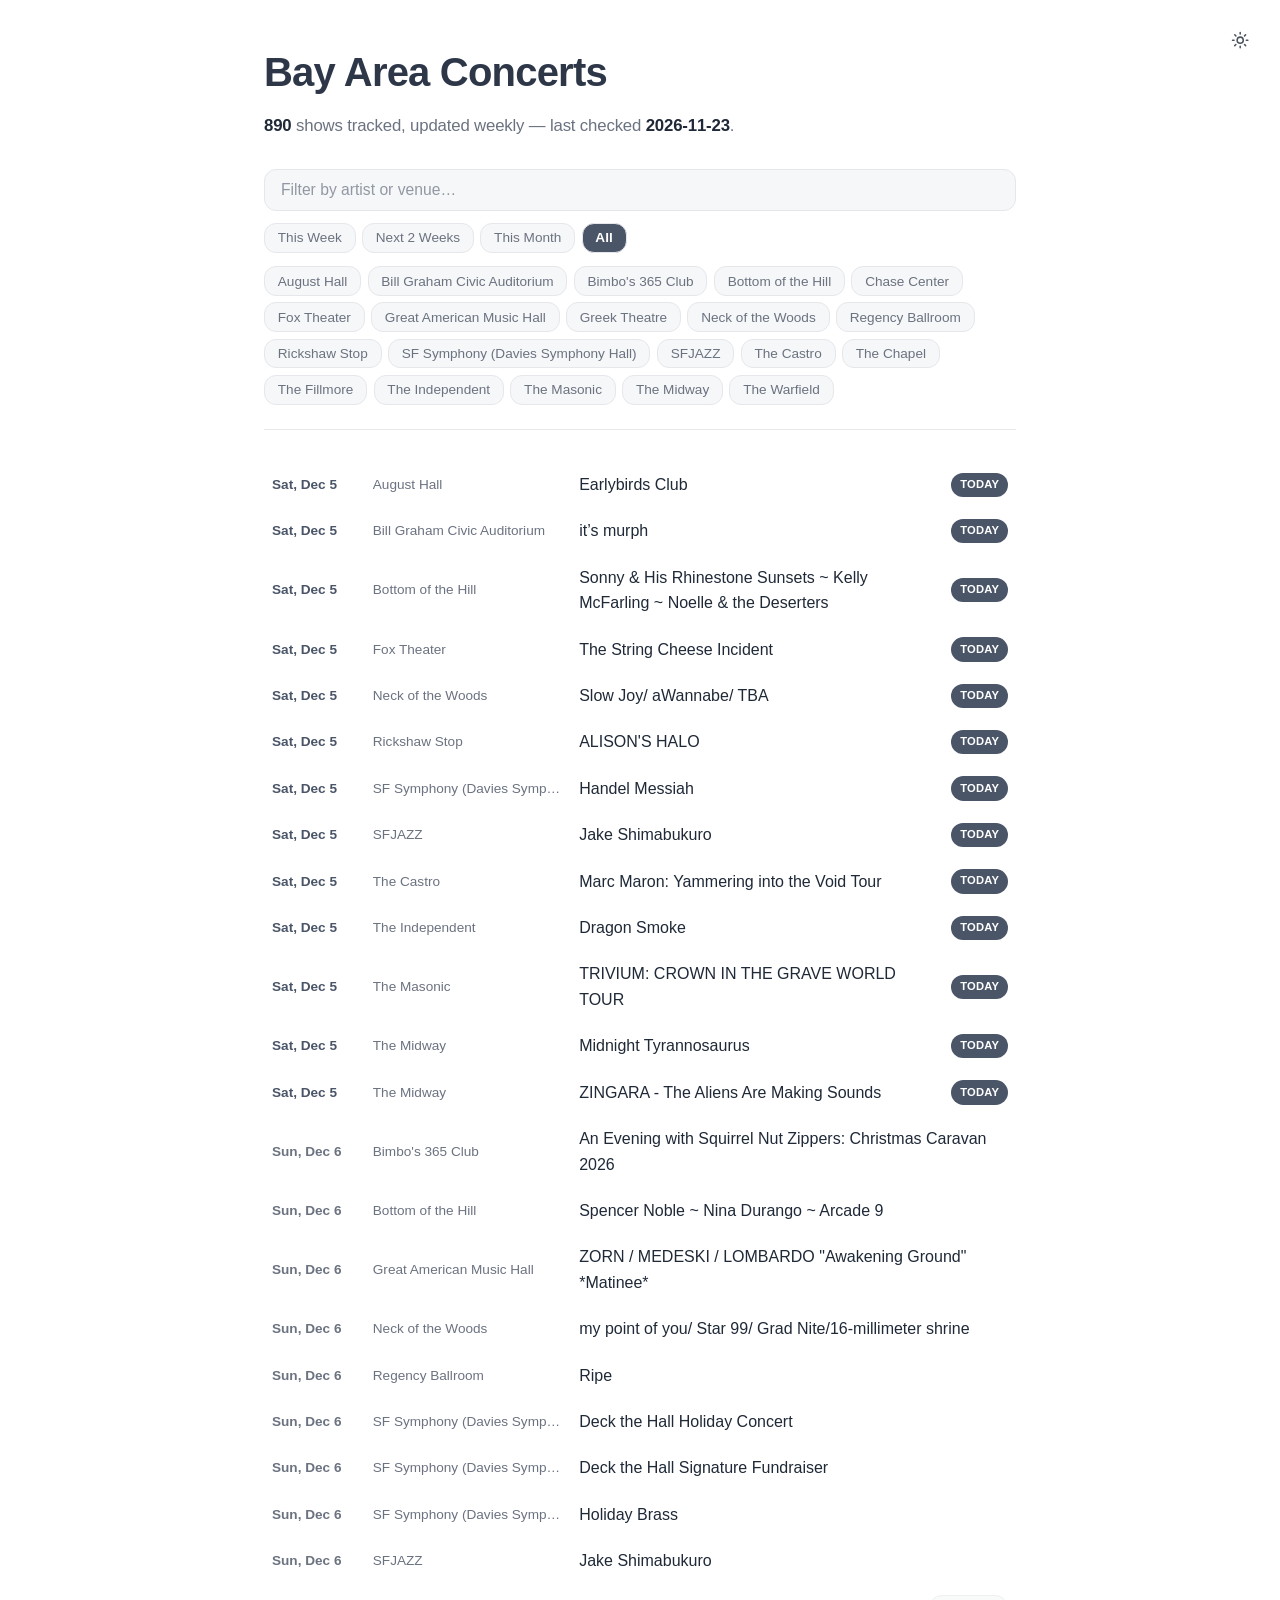
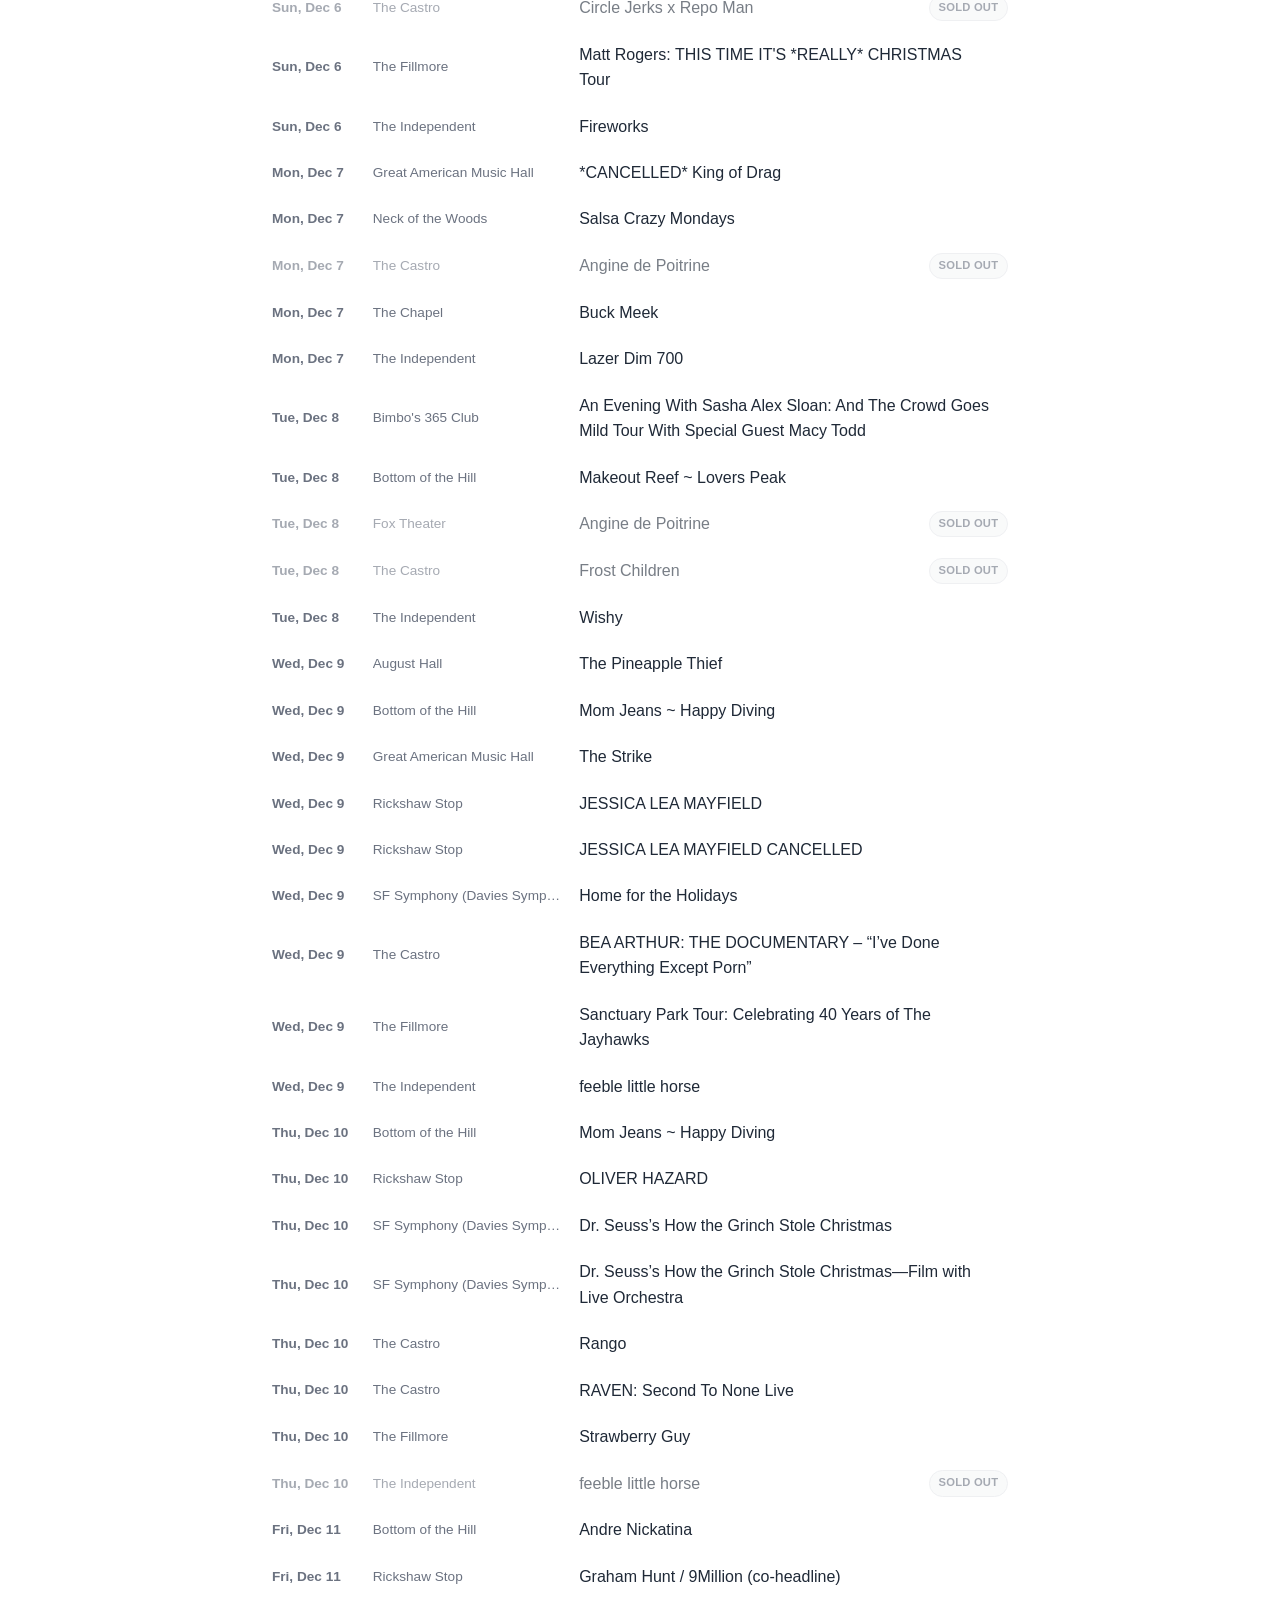
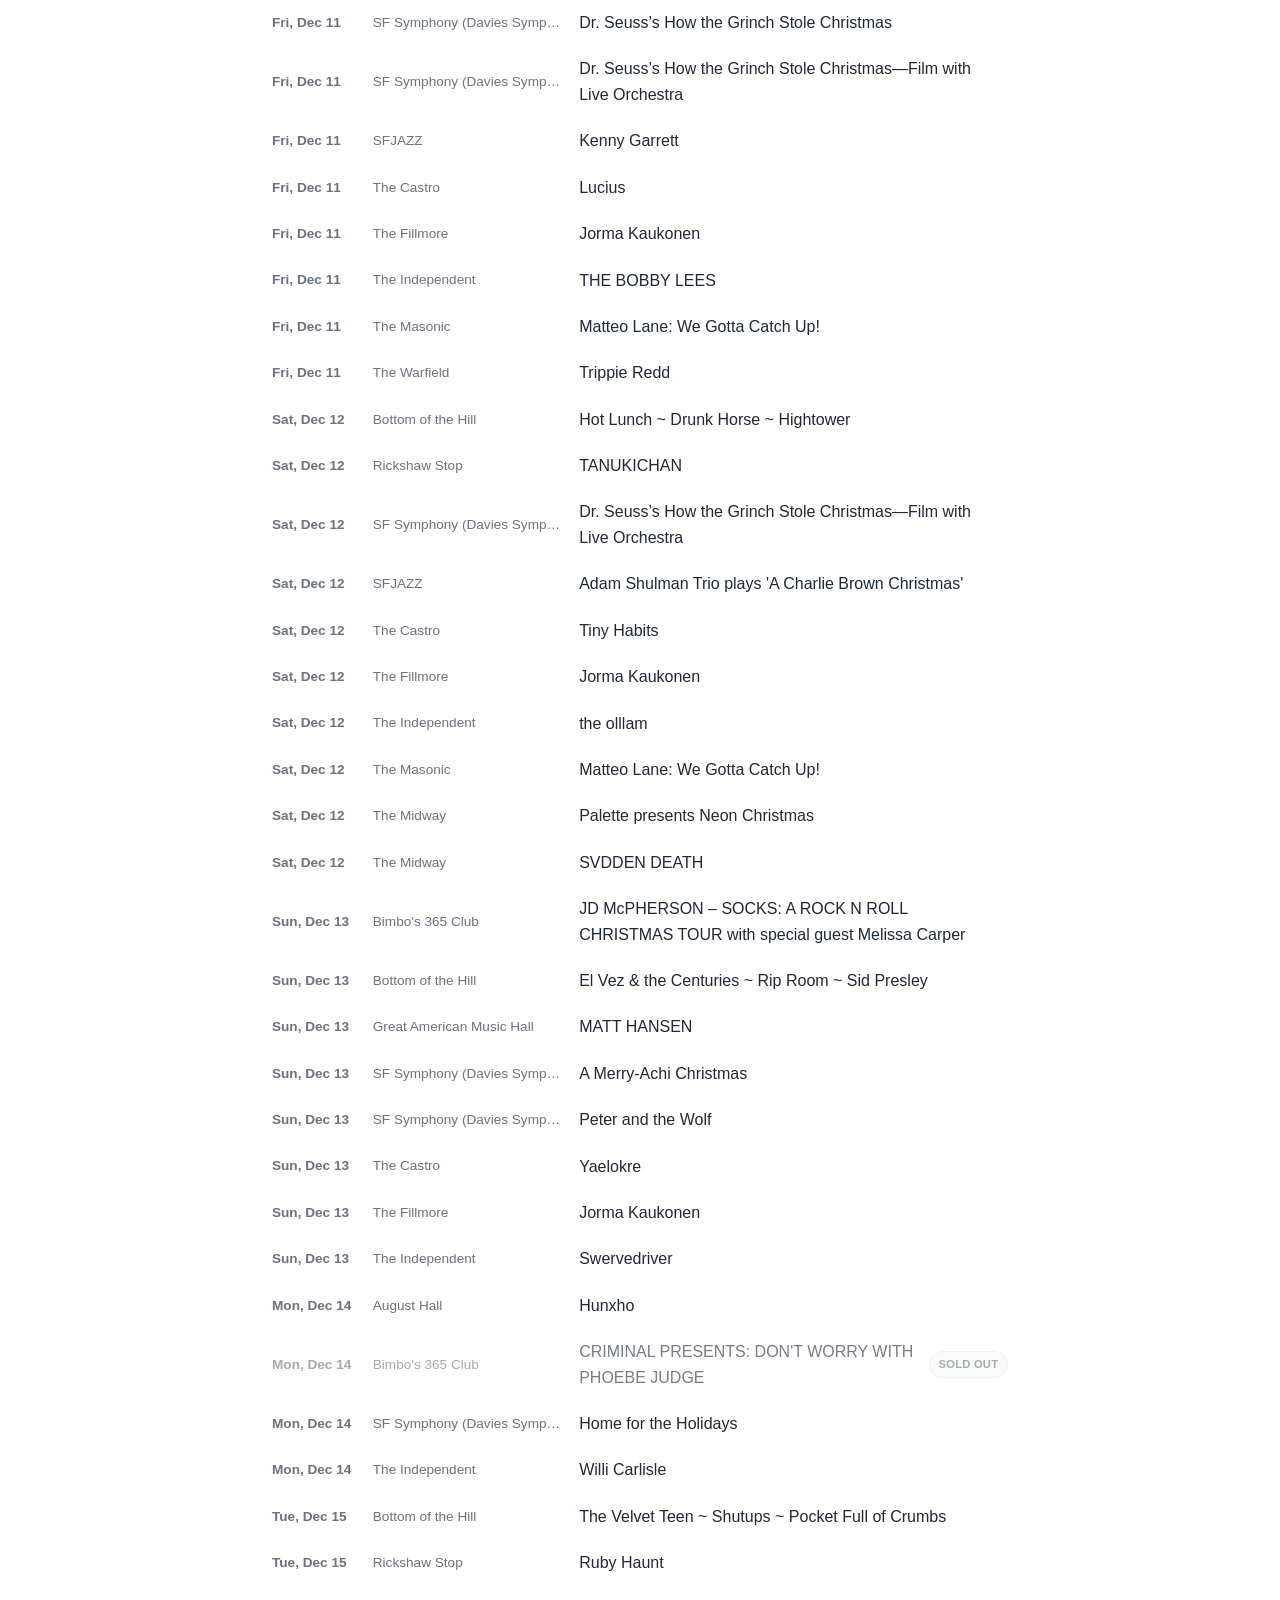
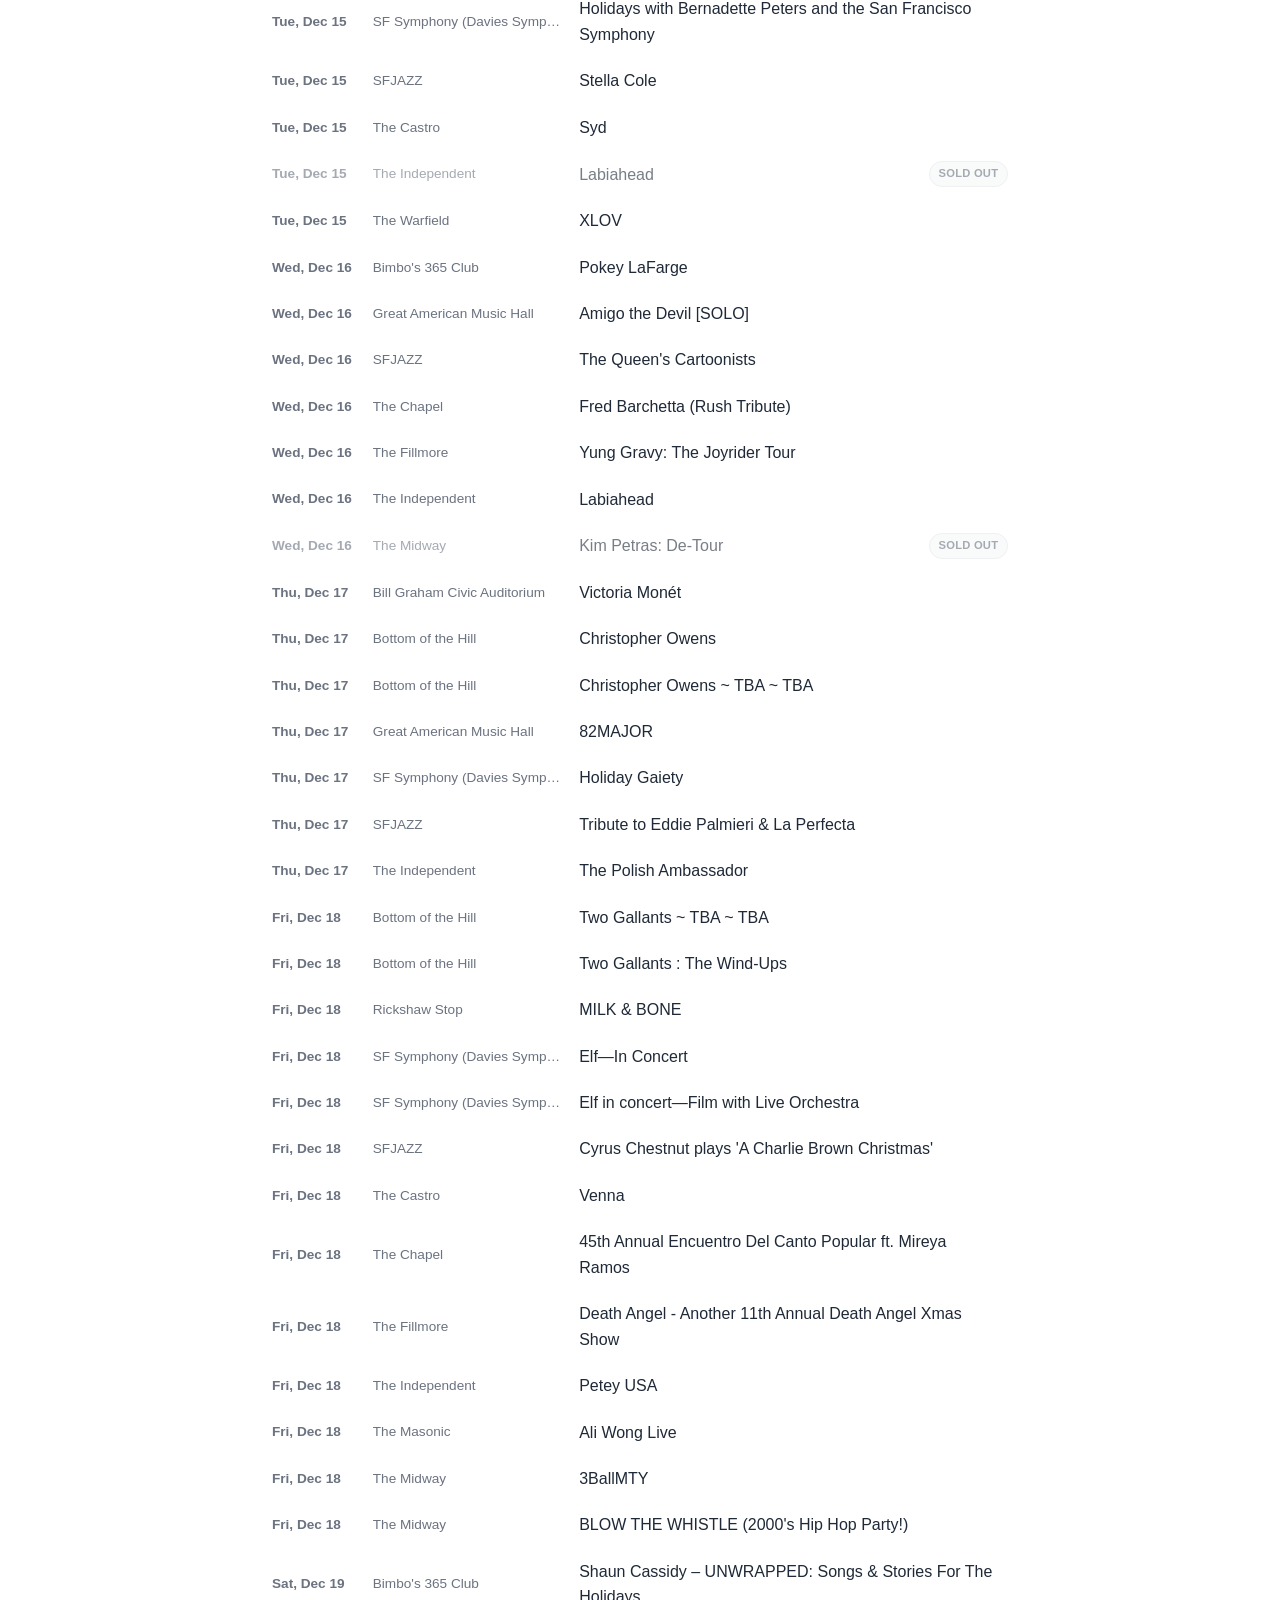
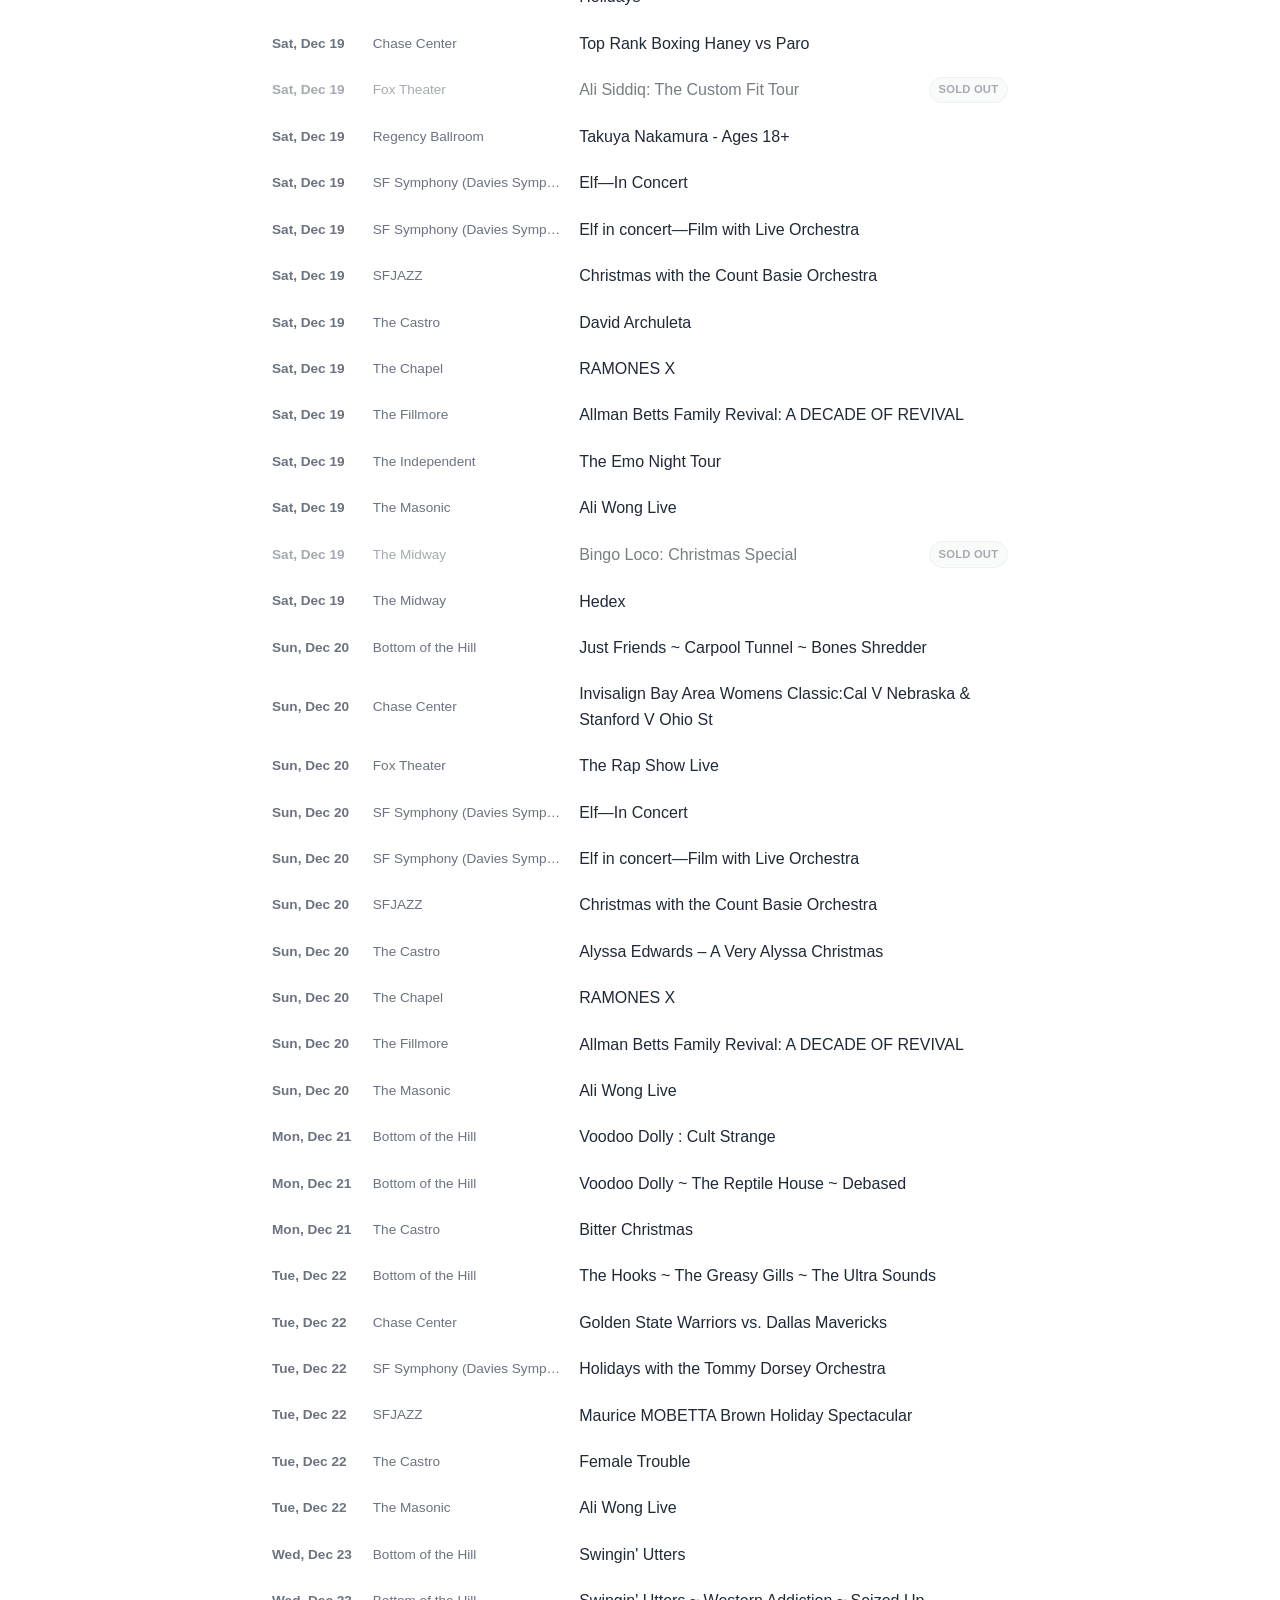
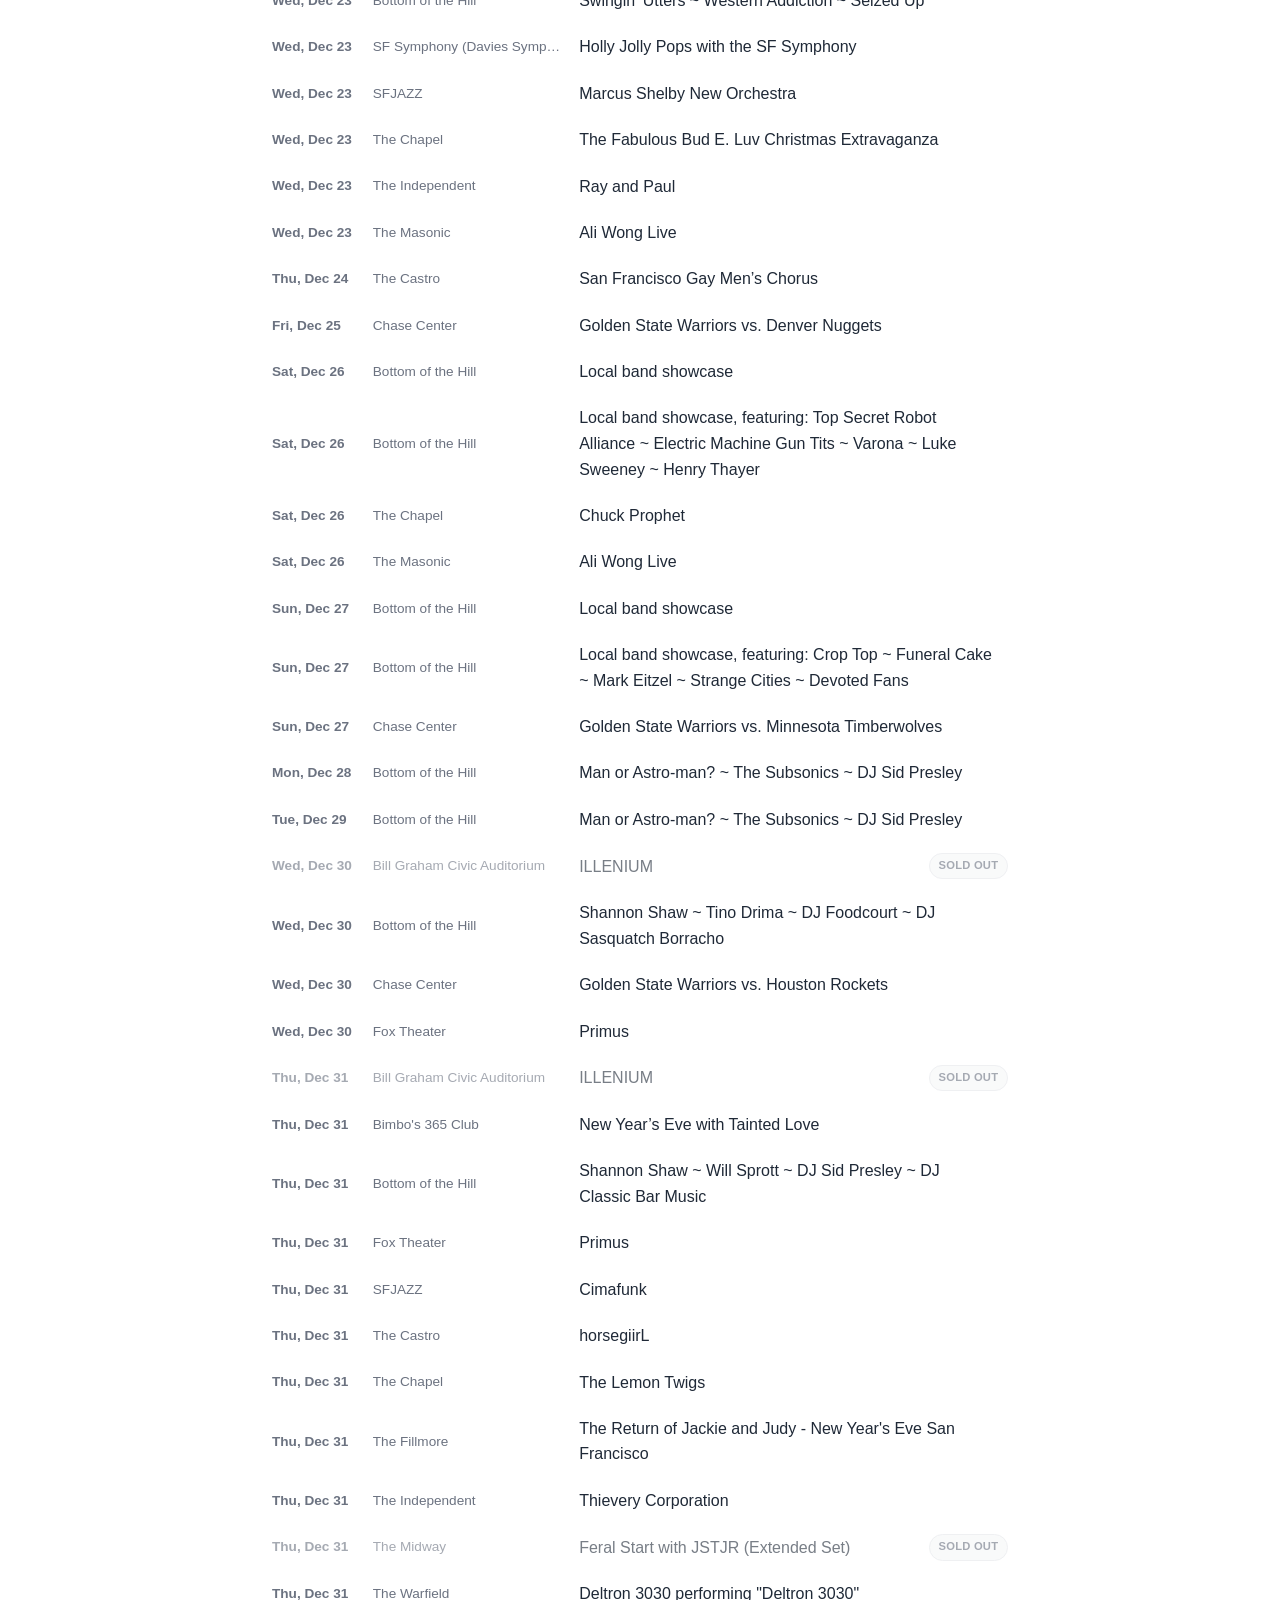
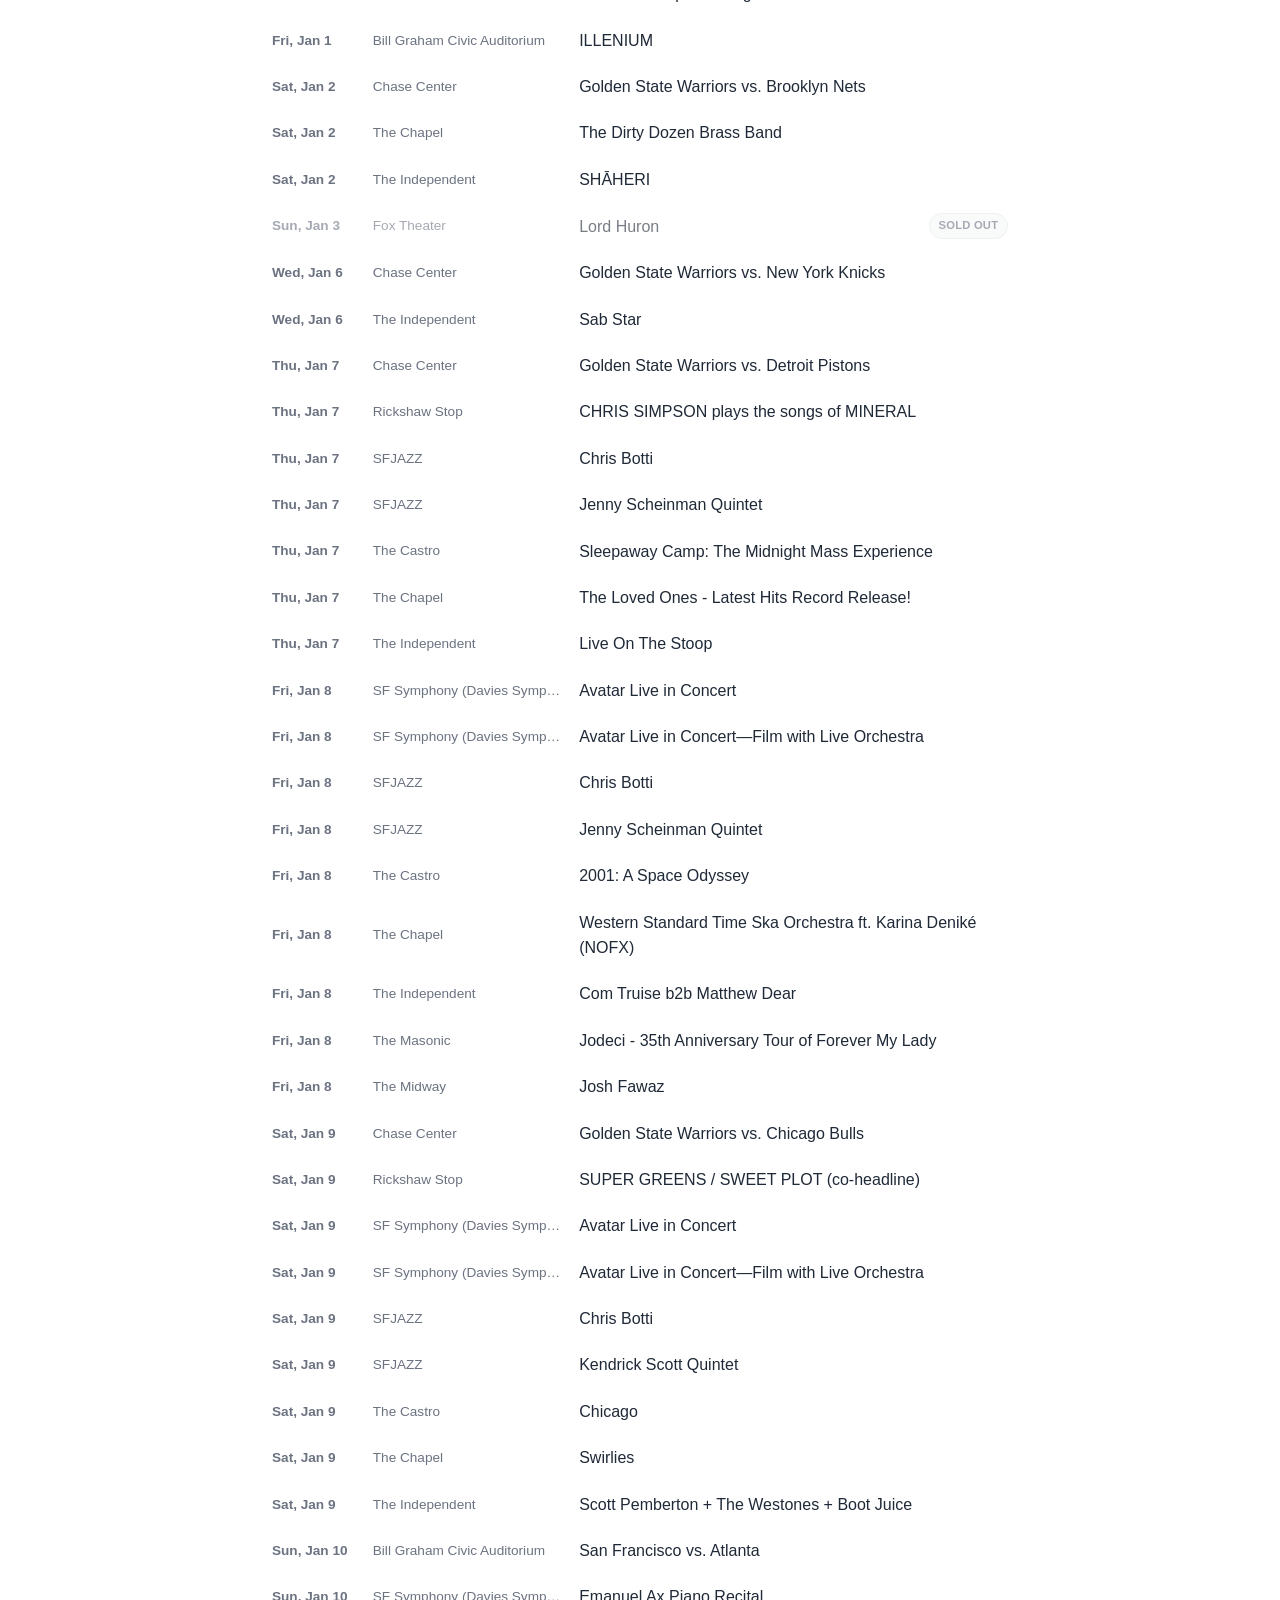
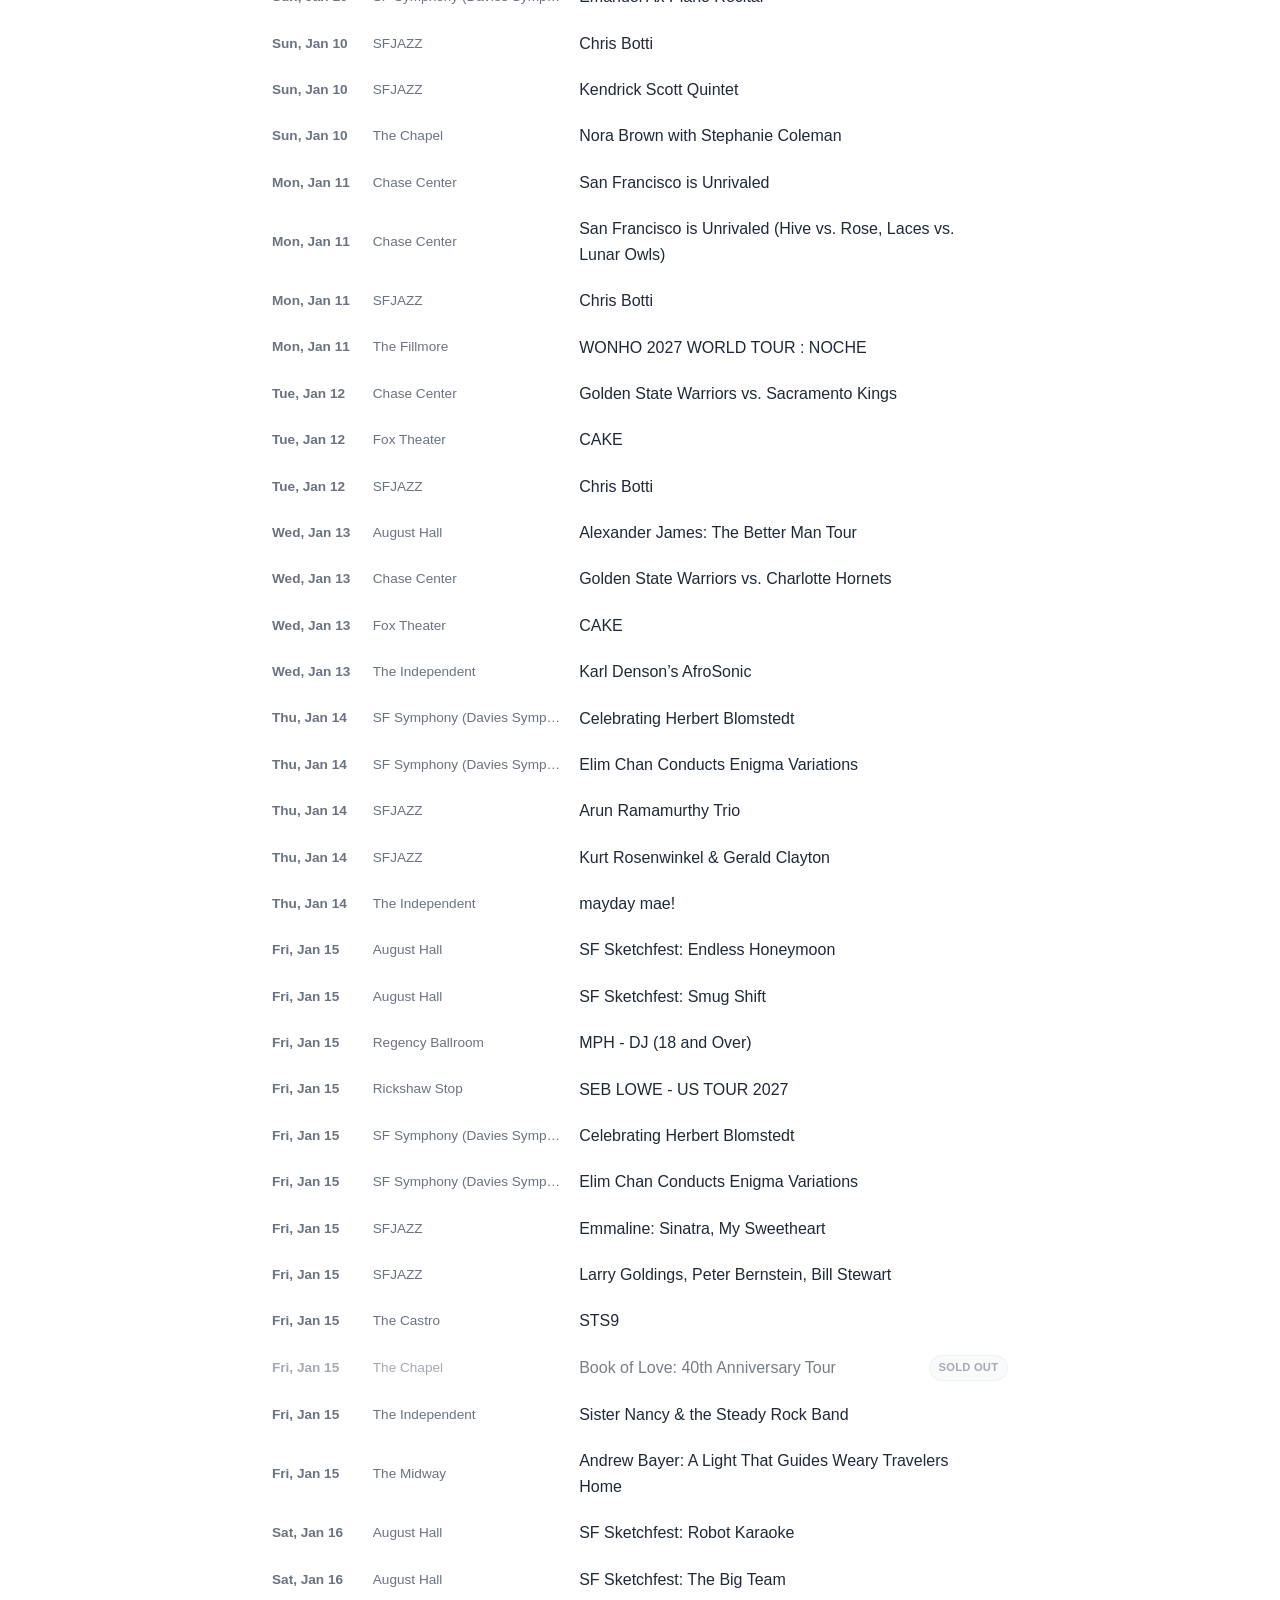
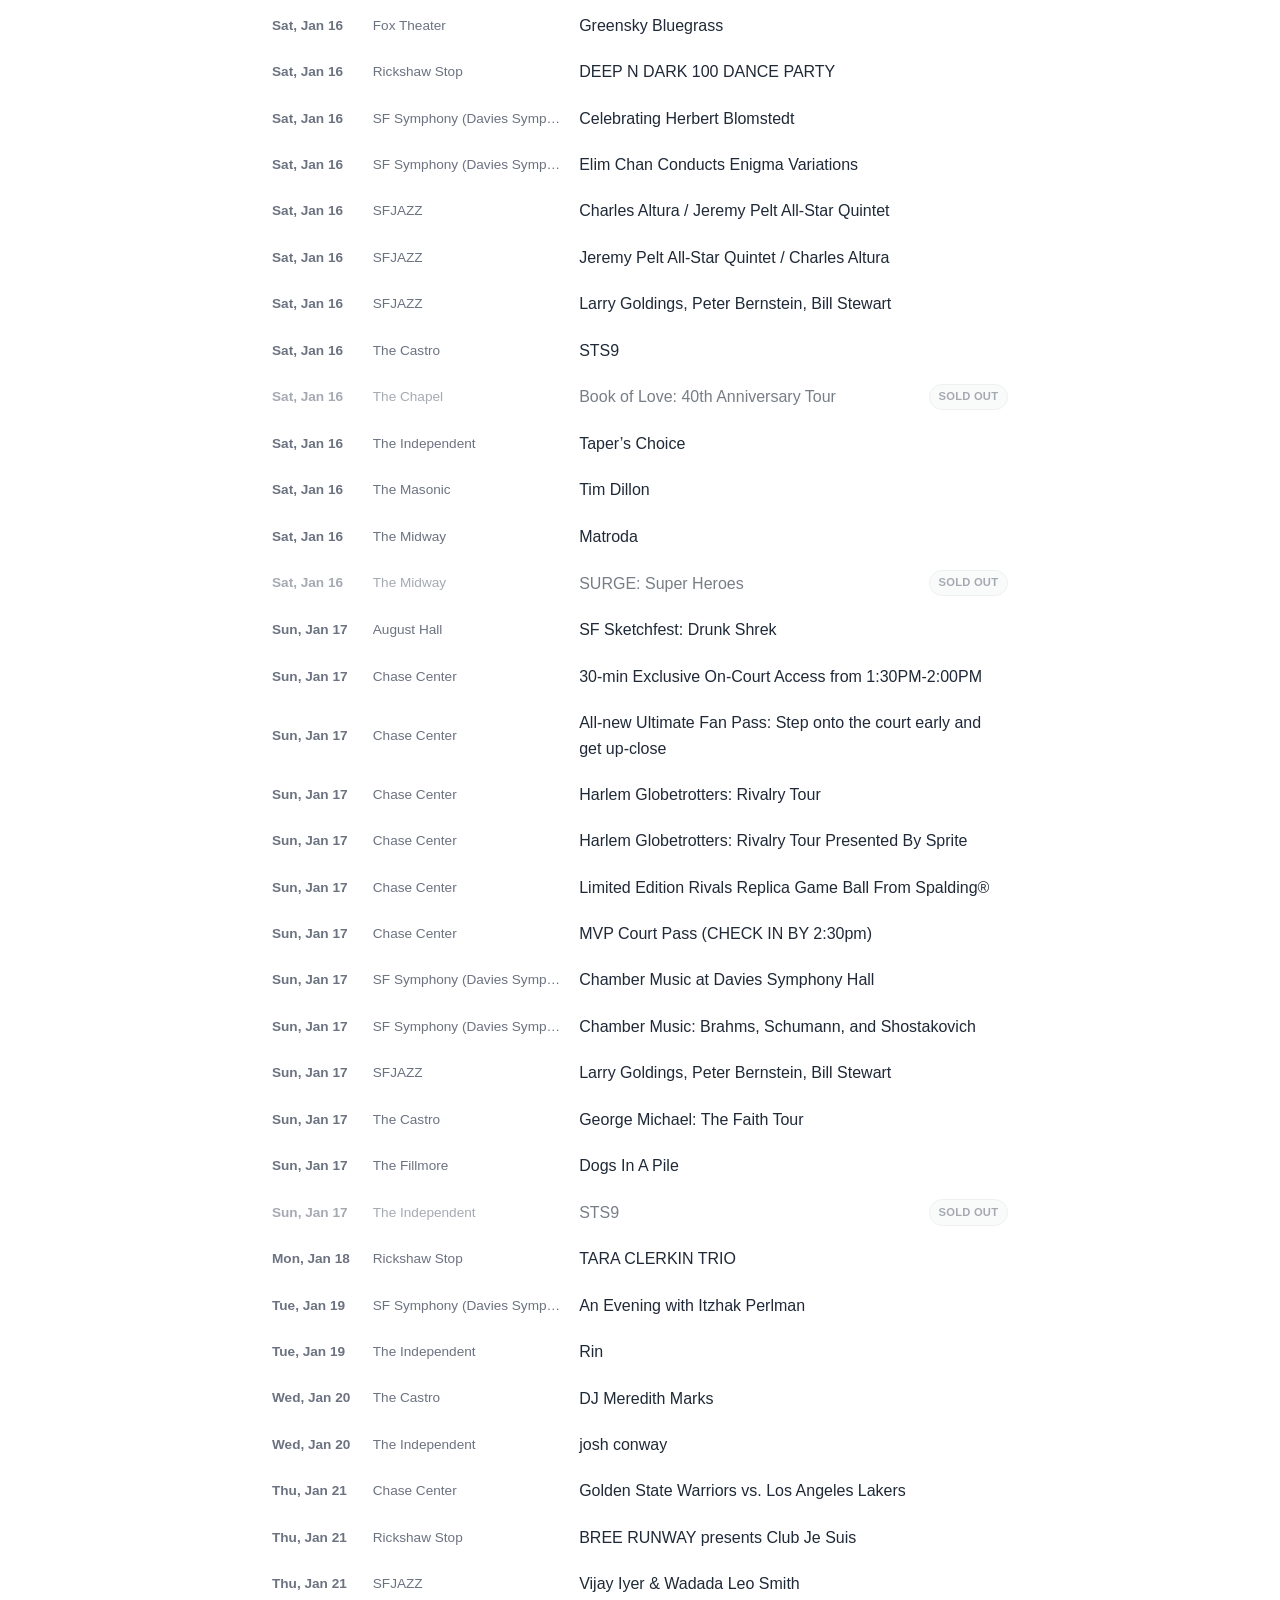
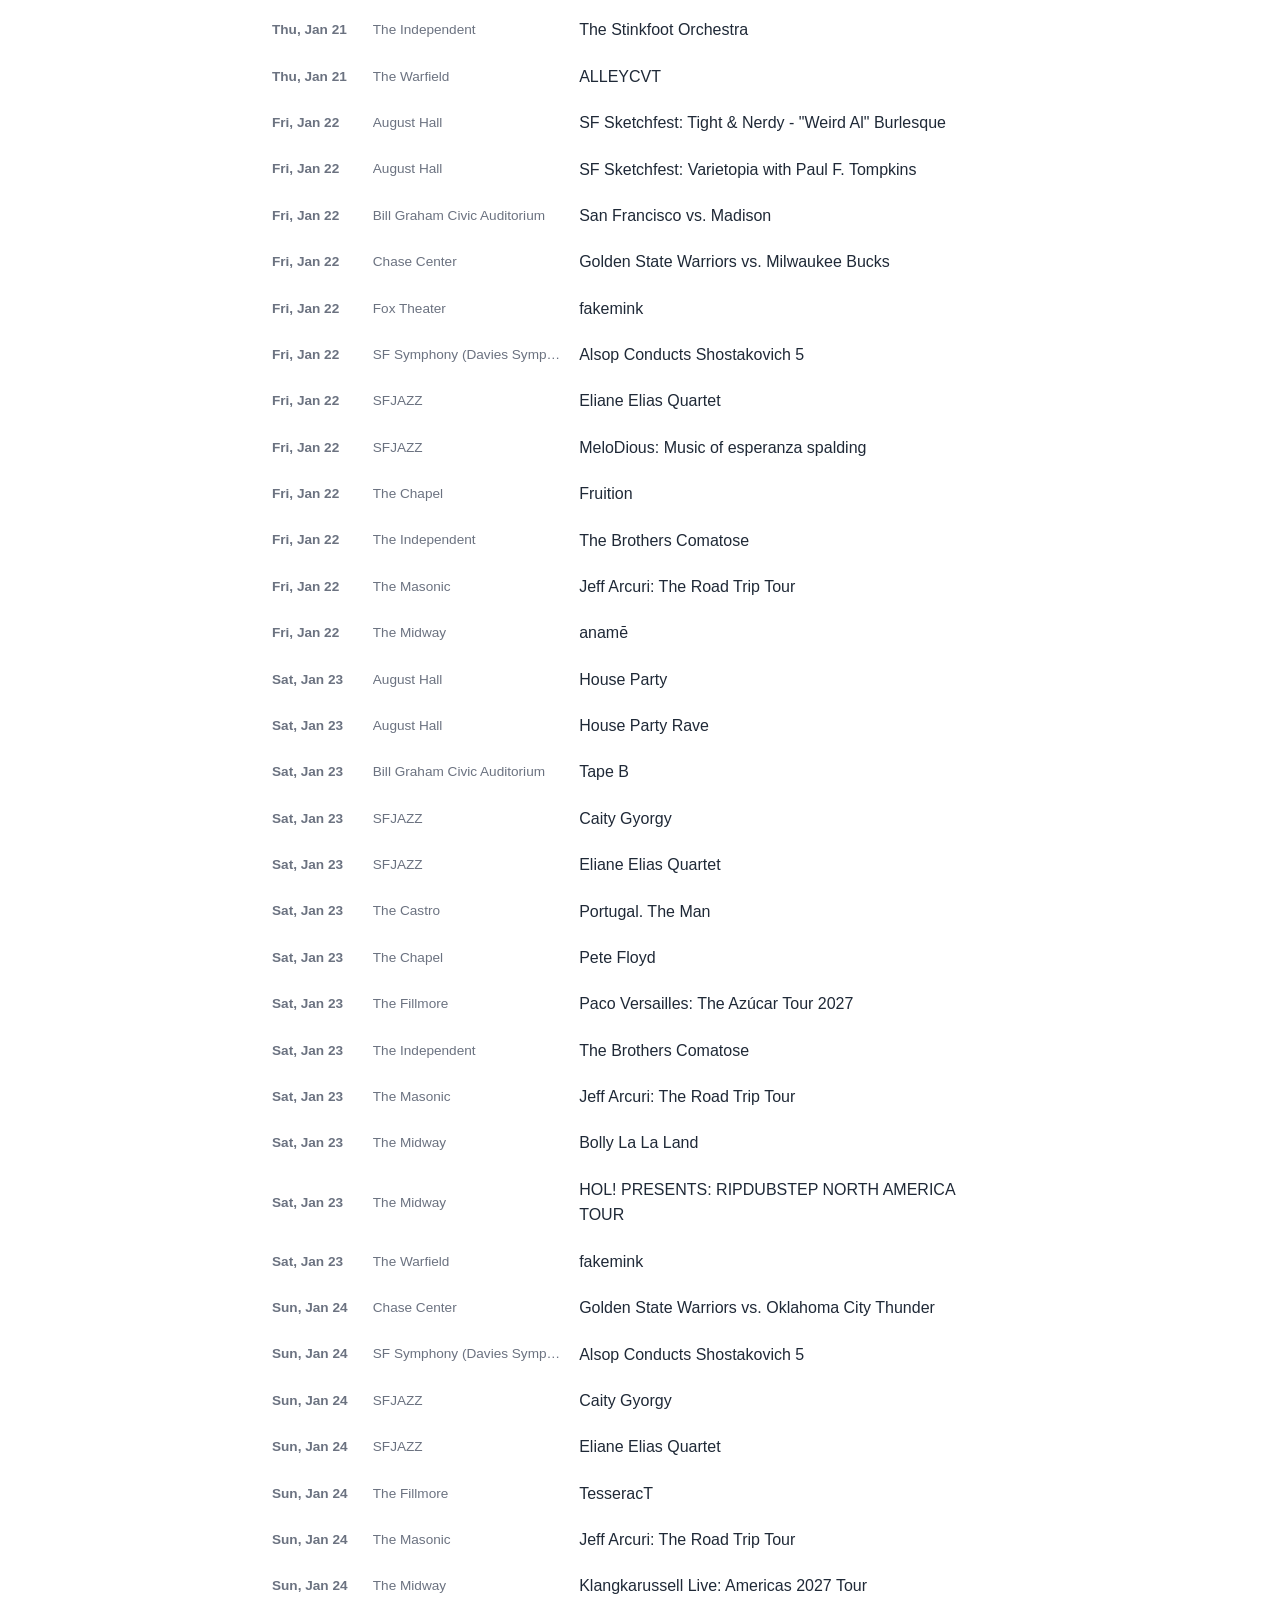
<file: index.html>
<!doctype html>
<html lang="en">
<head>
<meta charset="utf-8">
<meta name="viewport" content="width=device-width, initial-scale=1.0">
<title>Bay Area Concerts</title>
<meta name="description" content="Weekly-refreshed concert listings across Bay Area venues — Fillmore, Warfield, Independent, Bottom of the Hill, and more.">
<link rel="icon" href="data:image/svg+xml,%3Csvg xmlns='http://www.w3.org/2000/svg' viewBox='0 0 100 100'%3E%3Crect width='100' height='100' fill='%2315130f'/%3E%3Ctext x='50' y='68' font-size='60' text-anchor='middle' fill='%23ff5433'%3E%E2%99%AB%3C/text%3E%3C/svg%3E">
<style>
/* Tokens ported directly from shaanvaidya.github.io/css/style.css for
   visual consistency across both sites. */

:root {
  --bg: #ffffff;
  --bg-raised: #f6f7f8;
  --bg-row-hover: #eef0f2;
  --text: #1f2937;
  --primary: #2d3748;
  --accent: #4a5568;
  --text-dim: #6b7280;
  --text-faint: #9198a3;
  --line: #e5e7eb;
  --radius: 12px;

  --font: -apple-system, BlinkMacSystemFont, "Segoe UI", Roboto, "Helvetica Neue", Arial, sans-serif;
}

:root[data-theme="dark"] {
  --bg: #1a1a1a;
  --bg-raised: #232323;
  --bg-row-hover: #2a2a2a;
  --text: #f3f4f6;
  --primary: #e2e8f0;
  --accent: #cbd5e0;
  --text-dim: #a3a9b3;
  --text-faint: #6b7178;
  --line: #2d2d2d;
}

@media (prefers-color-scheme: dark) {
  :root:not([data-theme="light"]) {
    --bg: #1a1a1a;
    --bg-raised: #232323;
    --bg-row-hover: #2a2a2a;
    --text: #f3f4f6;
    --primary: #e2e8f0;
    --accent: #cbd5e0;
    --text-dim: #a3a9b3;
    --text-faint: #6b7178;
    --line: #2d2d2d;
  }
}

* { box-sizing: border-box; }

body {
  margin: 0;
  background: var(--bg);
  color: var(--text);
  font-family: var(--font);
  font-size: 16px;
  line-height: 1.6;
  -webkit-font-smoothing: antialiased;
}

.wrap {
  max-width: 800px;
  margin: 0 auto;
  padding: 3rem 1.5rem 6rem;
}

/* ---- header ---- */

.masthead h1 {
  font-size: clamp(2rem, 6vw, 2.5rem);
  font-weight: 600;
  letter-spacing: -0.02em;
  line-height: 1.2;
  margin: 0 0 1rem;
  color: var(--primary);
}

.sub {
  font-size: 1.05rem;
  line-height: 1.7;
  letter-spacing: -0.01em;
  color: var(--text-dim);
  margin: 0 0 1.75rem;
}

.sub b {
  color: var(--text);
  font-weight: 600;
}

.theme-toggle {
  position: fixed;
  top: 20px;
  right: 20px;
  background: transparent;
  border: none;
  cursor: pointer;
  padding: 8px;
  z-index: 1000;
  color: var(--text);
  opacity: 0.8;
  border-radius: 50%;
  width: 40px;
  height: 40px;
  display: flex;
  align-items: center;
  justify-content: center;
  transition: all 0.2s ease;
}

.theme-toggle:hover, .theme-toggle:focus-visible {
  opacity: 1;
  background: rgba(0, 0, 0, 0.05);
  outline: none;
}

:root[data-theme="dark"] .theme-toggle:hover { background: rgba(255, 255, 255, 0.08); }

@media (prefers-color-scheme: dark) {
  :root:not([data-theme="light"]) .theme-toggle:hover { background: rgba(255, 255, 255, 0.08); }
}

.theme-toggle svg { width: 1.15rem; height: 1.15rem; }
.theme-toggle .icon-moon { display: none; }
body.theme-is-dark .theme-toggle .icon-sun { display: none; }
body.theme-is-dark .theme-toggle .icon-moon { display: block; }

.scroll-buttons {
  position: fixed;
  bottom: 20px;
  right: 20px;
  z-index: 1000;
  display: flex;
  flex-direction: column;
  align-items: flex-end;
  gap: 8px;
}

.scroll-button {
  font-family: var(--font);
  font-size: 0.8rem;
  font-weight: 600;
  background: var(--bg-raised);
  border: 1px solid var(--line);
  cursor: pointer;
  padding: 0.45rem 0.9rem;
  color: var(--text-dim);
  opacity: 0;
  visibility: hidden;
  border-radius: 999px;
  white-space: nowrap;
  box-shadow: 0 2px 8px rgba(0, 0, 0, 0.12);
  transition: opacity 0.2s ease, visibility 0.2s ease, background 0.2s ease, color 0.2s ease;
}

.scroll-button.visible {
  opacity: 0.92;
  visibility: visible;
}

.scroll-button:hover, .scroll-button:focus-visible {
  opacity: 1;
  color: var(--text);
  background: var(--bg-row-hover);
  outline: none;
}

/* ---- controls ---- */

.controls {
  display: flex;
  flex-direction: column;
  gap: 0.75rem;
  margin-bottom: 2rem;
  padding-bottom: 1.5rem;
  border-bottom: 1px solid var(--line);
}

.search-input {
  width: 100%;
  background: var(--bg-raised);
  border: 1px solid var(--line);
  color: var(--text);
  font-family: var(--font);
  font-size: 0.98rem;
  padding: 0.7rem 1rem;
  border-radius: var(--radius);
}

.search-input::placeholder { color: var(--text-faint); }

.search-input:focus {
  outline: none;
  border-color: var(--accent);
}

.quick-range, .venue-pills {
  display: flex;
  flex-wrap: wrap;
  gap: 0.4rem;
}

.quick-range button, .venue-pills button {
  font-family: var(--font);
  font-size: 0.85rem;
  color: var(--text-dim);
  background: var(--bg-raised);
  border: 1px solid var(--line);
  border-radius: var(--radius);
  padding: 0.4rem 0.8rem;
  white-space: nowrap;
  cursor: pointer;
  transition: all 0.2s ease;
}

.quick-range button:hover, .venue-pills button:hover,
.quick-range button:focus-visible, .venue-pills button:focus-visible {
  color: var(--text);
  background: var(--bg-row-hover);
}

.quick-range button.active, .venue-pills button.active {
  background: var(--accent);
  color: var(--bg);
  font-weight: 600;
}

.venue-pills { padding-top: 0.1rem; }

/* ---- listing rows ---- */

.show-row {
  display: grid;
  grid-template-columns: 5.4rem 12rem 1fr auto;
  gap: 0.9rem;
  align-items: center;
  padding: 0.65rem 0.5rem;
  border-radius: 8px;
  text-decoration: none;
  color: inherit;
}

.show-row:hover, .show-row:focus-visible {
  background: var(--bg-row-hover);
  outline: none;
}

.show-row .date {
  font-size: 0.85rem;
  font-weight: 600;
  color: var(--text-dim);
  white-space: nowrap;
}

.show-row.soon .date { color: var(--accent); }

.show-row .venue {
  font-size: 0.85rem;
  font-weight: 500;
  color: var(--text-dim);
  overflow: hidden;
  text-overflow: ellipsis;
  white-space: nowrap;
}

.show-row .title {
  font-size: 1rem;
  color: var(--text);
}

.show-row .tags {
  display: flex;
  gap: 0.35rem;
}

.show-row .tag {
  font-size: 0.7rem;
  font-weight: 600;
  letter-spacing: 0.02em;
  text-transform: uppercase;
  border-radius: 999px;
  padding: 0.2rem 0.55rem;
  white-space: nowrap;
}

.show-row .tag-soon {
  color: var(--bg);
  background: var(--accent);
}

.show-row .tag-new {
  color: var(--accent);
  background: transparent;
  border: 1px solid var(--accent);
}

.show-row .tag-sold-out {
  color: var(--text-dim);
  background: var(--bg-raised);
  border: 1px solid var(--line);
}

.show-row.sold-out { opacity: 0.6; }
.show-row.sold-out:hover { opacity: 0.85; }

.empty-state {
  color: var(--text-dim);
  padding: 2.5rem 0;
  text-align: center;
  display: none;
}

.hidden { display: none !important; }

footer {
  margin-top: 3rem;
  padding-top: 1.5rem;
  border-top: 1px solid var(--line);
  font-size: 0.9rem;
  color: var(--text-dim);
  line-height: 1.8;
}

footer a {
  color: var(--accent);
  text-decoration: underline;
  text-underline-offset: 0.2em;
  text-decoration-thickness: 0.1em;
}

footer a:hover {
  color: var(--primary);
  text-decoration-thickness: 0.15em;
}

@media (max-width: 560px) {
  .show-row {
    grid-template-columns: 1fr auto;
    gap: 0.1rem 0.9rem;
  }
  .show-row .date { grid-area: 1 / 1; }
  .show-row .tags { grid-area: 1 / 2; justify-self: end; }
  .show-row .title { grid-area: 2 / 1 / 3 / 3; }
  .show-row .venue { grid-area: 3 / 1 / 4 / 3; font-size: 0.78rem; }
}

</style>
<script>
(function () {
  var saved = localStorage.getItem("theme");
  if (saved === "dark" || saved === "light") {
    document.documentElement.setAttribute("data-theme", saved);
  }
})();
</script>
</head>
<body>
  <button id="theme-toggle" class="theme-toggle" type="button" aria-label="Toggle dark and light theme">
    <svg class="icon-sun" viewBox="0 0 24 24" fill="none" stroke="currentColor" stroke-width="2" stroke-linecap="round"><circle cx="12" cy="12" r="4"></circle><path d="M12 2v2M12 20v2M4.93 4.93l1.41 1.41M17.66 17.66l1.41 1.41M2 12h2M20 12h2M4.93 19.07l1.41-1.41M17.66 6.34l1.41-1.41"></path></svg>
    <svg class="icon-moon" viewBox="0 0 24 24" fill="none" stroke="currentColor" stroke-width="2" stroke-linecap="round" stroke-linejoin="round"><path d="M21 12.79A9 9 0 1111.21 3 7 7 0 0021 12.79z"></path></svg>
  </button>

  <div class="scroll-buttons">
    <button id="scroll-top" class="scroll-button" type="button" aria-label="Scroll to top">&uarr; Top</button>
  </div>

  <div class="wrap">
    <header class="masthead">
      <h1>Bay Area Concerts</h1>
    </header>
    <p class="sub">
      <b id="stat-total">890</b> shows tracked, updated weekly &mdash; last checked <b id="stat-date">2026-11-23</b>.
    </p>

    <div class="controls">
      <input class="search-input" id="search" type="text" placeholder="Filter by artist or venue&hellip;" autocomplete="off">
      <div class="quick-range" id="quick-range">
        <button type="button" data-range="week">This Week</button>
        <button type="button" data-range="2weeks">Next 2 Weeks</button>
        <button type="button" data-range="month">This Month</button>
        <button type="button" data-range="all" class="active">All</button>
      </div>
      <div class="venue-pills" id="venue-pills"></div>
    </div>

    <div id="list"></div>
    <p class="empty-state" id="empty-state">No shows match your filters.</p>

    <footer>
      <p>Sources: Live Nation &middot; Another Planet Entertainment &middot; venue calendar pages &middot; Ticketmaster &middot; Bottom of the Hill RSS.</p>
      <p>Built from <a href="https://github.com/shaanvaidya/automations" target="_blank" rel="noopener">github.com/shaanvaidya/automations</a> &middot; source at <a href="https://github.com/shaanvaidya/BayAreaConcerts" target="_blank" rel="noopener">github.com/shaanvaidya/BayAreaConcerts</a>.</p>
    </footer>
  </div>

  <script id="show-data" type="application/json">{"shows": [{"venue": "Bottom of the Hill", "title": "Pedro the Lion : Karli Fairbanks", "date": "2026-11-23", "url": "http://www.bottomofthehill.com/20261123.html", "first_seen": "2026-09-28", "sold_out": false}, {"venue": "Bottom of the Hill", "title": "Pedro the Lion ~ TBA", "date": "2026-11-23", "url": "http://www.bottomofthehill.com/20261123.html", "first_seen": "2026-09-14", "sold_out": false}, {"venue": "Neck of the Woods", "title": "Salsa Crazy Mondays", "date": "2026-11-23", "url": "https://www.neckofthewoodssf.com/tm-event/salsa-crazy-mondays-16/", "first_seen": "2026-11-09", "sold_out": false}, {"venue": "Regency Ballroom", "title": "Gary Numan", "date": "2026-11-23", "url": "https://www.ticketmaster.com/event/Z7r9jZ1A708Fp", "first_seen": "2026-07-18", "sold_out": false}, {"venue": "The Castro", "title": "La Bola Negra", "date": "2026-11-23", "url": "https://apeconcerts.com/events/la-bola-negra-261123/", "first_seen": "2026-10-12", "sold_out": true}, {"venue": "The Fillmore", "title": "CocoRosie", "date": "2026-11-23", "url": "https://www.livenation.com/event/G5vYZ_okBBScK/cocorosie", "first_seen": "2026-08-31", "sold_out": false}, {"venue": "The Warfield", "title": "Song Dongye", "date": "2026-11-23", "url": "https://www.thewarfieldtheatre.com/events/detail/1613808", "first_seen": "2026-10-05", "sold_out": false}, {"venue": "Bill Graham Civic Auditorium", "title": "Steve Lacy", "date": "2026-11-24", "url": "https://apeconcerts.com/events/steve-lacy-261124/", "first_seen": "2026-08-17", "sold_out": true}, {"venue": "Neck of the Woods", "title": "Karaoke Tuesday", "date": "2026-11-24", "url": "https://www.neckofthewoodssf.com/tm-event/karaoke-tuesday-21/", "first_seen": "2026-11-16", "sold_out": false}, {"venue": "Regency Ballroom", "title": "The Amity Affliction w/ blessthefall", "date": "2026-11-24", "url": "https://www.ticketmaster.com/event/Z7r9jZ1A7J31_", "first_seen": "2026-08-03", "sold_out": false}, {"venue": "SF Symphony (Davies Symphony Hall)", "title": "The Nightmare Before Christmas", "date": "2026-11-24", "url": "https://www.sfsymphony.org/Buy-Tickets/2026-27/The-Nightmare-Before-Christmas", "first_seen": "2026-07-18", "sold_out": false}, {"venue": "SF Symphony (Davies Symphony Hall)", "title": "The Nightmare Before Christmas—Film with Live Orchestra", "date": "2026-11-24", "url": "https://www.sfsymphony.org/Buy-Tickets/2026-27/The-Nightmare-Before-Christmas", "first_seen": "2026-11-16", "sold_out": false}, {"venue": "The Castro", "title": "The Music of Hey Arnold Live! Feat. Jim Lang and the PS 118 AllStars", "date": "2026-11-24", "url": "https://apeconcerts.com/events/hey-arnold-261124/", "first_seen": "2026-08-24", "sold_out": true}, {"venue": "August Hall", "title": "DJ Raphi HYPE TOUR USA 2.0", "date": "2026-11-25", "url": "https://www.livenation.com/event/G5vYZ_CHogt-I/dj-raphi-hype-tour-usa-2-0", "first_seen": "2026-07-27", "sold_out": false}, {"venue": "Bill Graham Civic Auditorium", "title": "Steve Lacy", "date": "2026-11-25", "url": "https://apeconcerts.com/events/steve-lacy-261125/", "first_seen": "2026-09-28", "sold_out": true}, {"venue": "Chase Center", "title": "Golden State Warriors vs. Sacramento Kings", "date": "2026-11-25", "url": "https://www.ticketmaster.com/golden-state-warriors-vs-sacramento-kings-san-francisco-california-11-25-2026/event/1C00650AB397D81F", "first_seen": "2026-08-17", "sold_out": false}, {"venue": "Great American Music Hall", "title": "Andre Nickatina", "date": "2026-11-25", "url": "https://wl.seetickets.us/event/andre-nickatina/705864?afflky=GreatAmericanMusicHall", "first_seen": "2026-11-09", "sold_out": false}, {"venue": "Neck of the Woods", "title": "Neck of the Woods SF Open Mic Wednesdays", "date": "2026-11-25", "url": "https://www.neckofthewoodssf.com/tm-event/neck-of-the-woods-sf-open-mic-wednesdays-47/", "first_seen": "2026-11-16", "sold_out": false}, {"venue": "Regency Ballroom", "title": "The Wrecks w/ Worry Club", "date": "2026-11-25", "url": "https://www.ticketmaster.com/event/Z7r9jZ1A7PUFI", "first_seen": "2026-08-03", "sold_out": false}, {"venue": "The Castro", "title": "The Music of Hey Arnold Live! Feat. Jim Lang and The PS 118 AllStars", "date": "2026-11-25", "url": "https://apeconcerts.com/events/hey-arnold-261125/", "first_seen": "2026-08-31", "sold_out": false}, {"venue": "The Chapel", "title": "Moonalice", "date": "2026-11-25", "url": "https://wl.seetickets.us/event/moonalice/708306?afflky=TheChapel", "first_seen": "2026-10-19", "sold_out": false}, {"venue": "The Independent", "title": "1 Umbrella", "date": "2026-11-25", "url": "https://apeconcerts.com/events/1-umbrella-261125/", "first_seen": "2026-09-21", "sold_out": false}, {"venue": "Neck of the Woods", "title": "Clement St Comedy", "date": "2026-11-26", "url": "https://www.neckofthewoodssf.com/tm-event/clement-st-comedy-17/", "first_seen": "2026-11-16", "sold_out": false}, {"venue": "Bimbo's 365 Club", "title": "Firefighters Holiday Ball", "date": "2026-11-27", "url": "https://bimbos365club.com/tm-event/firefighters-holiday-ball/", "first_seen": "2026-09-21", "sold_out": false}, {"venue": "Bottom of the Hill", "title": "Dr. Know ~ Switch Crooks ~ East Bay Underground", "date": "2026-11-27", "url": "http://www.bottomofthehill.com/20261127.html", "first_seen": "2026-08-17", "sold_out": false}, {"venue": "Great American Music Hall", "title": "EMMA RUTH RUNDLE", "date": "2026-11-27", "url": "https://wl.seetickets.us/event/emma-ruth-rundle/699875?afflky=GreatAmericanMusicHall", "first_seen": "2026-11-16", "sold_out": false}, {"venue": "Neck of the Woods", "title": "FlipABeatClub Presents: WAV Forum 4th Fridays at Neck of the Woods SF", "date": "2026-11-27", "url": "https://www.neckofthewoodssf.com/tm-event/flipabeatclub-presents-wav-forum-4th-fridays-at-neck-of-the-woods-sf/", "first_seen": "2026-11-16", "sold_out": false}, {"venue": "Regency Ballroom", "title": "Amtrac", "date": "2026-11-27", "url": "https://www.ticketmaster.com/event/Z7r9jZ1AAve8b", "first_seen": "2026-08-31", "sold_out": false}, {"venue": "SF Symphony (Davies Symphony Hall)", "title": "Hook in Concert", "date": "2026-11-27", "url": "https://www.sfsymphony.org/Buy-Tickets/2026-27/Hook", "first_seen": "2026-07-18", "sold_out": false}, {"venue": "SF Symphony (Davies Symphony Hall)", "title": "Hook in Concert—Film with Live Orchestra", "date": "2026-11-27", "url": "https://www.sfsymphony.org/Buy-Tickets/2026-27/Hook", "first_seen": "2026-11-16", "sold_out": false}, {"venue": "SFJAZZ", "title": "Jason Marsalis Quartet", "date": "2026-11-27", "url": "https://www.sfjazz.org/tickets/productions/26-27/jason-marsalis-quartet-w-vanisha-gould/", "first_seen": "2026-08-10", "sold_out": false}, {"venue": "The Chapel", "title": "Sleepless Nights XX: A Tribute to Gram Parsons", "date": "2026-11-27", "url": "https://wl.seetickets.us/event/sleepless-nights-xx-a-tribute-to-gram-parsons/707714?afflky=TheChapel", "first_seen": "2026-10-12", "sold_out": false}, {"venue": "The Independent", "title": "O’Flynn", "date": "2026-11-27", "url": "https://apeconcerts.com/events/oflynn-261127/", "first_seen": "2026-08-24", "sold_out": false}, {"venue": "The Midway", "title": "DANG! - A Soulful Electronic Dance Night", "date": "2026-11-27", "url": "https://www.tixr.com/groups/midwaysf/events/dang-a-soulful-electronic-dance-night-210239", "first_seen": "2026-10-12", "sold_out": false}, {"venue": "August Hall", "title": "Vessbroz", "date": "2026-11-28", "url": "https://www.livenation.com/event/G5vYZ_KLQ1qwG/vessbroz", "first_seen": "2026-09-28", "sold_out": false}, {"venue": "Bimbo's 365 Club", "title": "Fleetwood Macramé", "date": "2026-11-28", "url": "https://bimbos365club.com/tm-event/fleetwood-macrame-4/", "first_seen": "2026-08-17", "sold_out": false}, {"venue": "Bottom of the Hill", "title": "The Inciters ~ A-100s ~ The Fit ~ DJ Dion Garcia", "date": "2026-11-28", "url": "http://www.bottomofthehill.com/20261128.html", "first_seen": "2026-08-24", "sold_out": false}, {"venue": "Bottom of the Hill", "title": "The Inciters ~ A-100s ~ Txe Fit ~ DJ Dion Garcia", "date": "2026-11-28", "url": "http://www.bottomofthehill.com/20261128.html", "first_seen": "2026-08-31", "sold_out": false}, {"venue": "Chase Center", "title": "JOURNEY - Final Frontier Tour (An Evening With)", "date": "2026-11-28", "url": "https://www.ticketmaster.com/journey-final-frontier-tour-an-evening-san-francisco-california-11-28-2026/event/1C006499E0B535ED", "first_seen": "2026-07-18", "sold_out": false}, {"venue": "Great American Music Hall", "title": "Zepparella the Led Zeppelin Powerhouse", "date": "2026-11-28", "url": "https://wl.seetickets.us/event/zepparella-the-led-zeppelin-powerhouse/703222?afflky=GreatAmericanMusicHall", "first_seen": "2026-11-16", "sold_out": false}, {"venue": "Neck of the Woods", "title": "Cartoon Hearts, Amity St., Trip Dive, Zacc and the scissorlips", "date": "2026-11-28", "url": "https://www.neckofthewoodssf.com/tm-event/cartoon-hearts-amity-st-trip-dive-zacc-and-the-scissorlips/", "first_seen": "2026-11-16", "sold_out": false}, {"venue": "Neck of the Woods", "title": "Cartoon Hearts/ Amity St./ Trip Drive/ Zacc & The Scissorlips", "date": "2026-11-28", "url": "https://www.neckofthewoodssf.com/tm-event/cartoon-hearts-amity-st-trip-drive-zacc-the-scissorlips/", "first_seen": "2026-11-16", "sold_out": false}, {"venue": "Neck of the Woods", "title": "Thus Spoke Zarathustra/ Destroy All! Humans/ What I Bleed Is Yours/ Fall of the King", "date": "2026-11-28", "url": "https://www.neckofthewoodssf.com/tm-event/thus-spoke-zarathustra-destroy-all-humans-what-i-bleed-is-yours-fall-of-the-king/", "first_seen": "2026-11-16", "sold_out": false}, {"venue": "Regency Ballroom", "title": "Devault (18 and Over)", "date": "2026-11-28", "url": "https://www.ticketmaster.com/event/Z7r9jZ1A7PgGw", "first_seen": "2026-08-03", "sold_out": false}, {"venue": "SF Symphony (Davies Symphony Hall)", "title": "Hook in Concert", "date": "2026-11-28", "url": "https://www.sfsymphony.org/Buy-Tickets/2026-27/Hook", "first_seen": "2026-07-18", "sold_out": false}, {"venue": "SF Symphony (Davies Symphony Hall)", "title": "Hook in Concert—Film with Live Orchestra", "date": "2026-11-28", "url": "https://www.sfsymphony.org/Buy-Tickets/2026-27/Hook", "first_seen": "2026-11-16", "sold_out": false}, {"venue": "SFJAZZ", "title": "Edmar Castañeda / Germán López", "date": "2026-11-28", "url": "https://www.sfjazz.org/tickets/productions/26-27/edmar-castaneda-german-lopez/", "first_seen": "2026-09-07", "sold_out": false}, {"venue": "SFJAZZ", "title": "Edmar Castaneda / Germán López", "date": "2026-11-28", "url": "https://www.sfjazz.org/tickets/productions/26-27/edmar-castaneda-german-lopez/", "first_seen": "2026-08-10", "sold_out": false}, {"venue": "SFJAZZ", "title": "Kazemde George Trio", "date": "2026-11-28", "url": "https://www.sfjazz.org/tickets/productions/26-27/kazemde-george-trio/", "first_seen": "2026-08-10", "sold_out": false}, {"venue": "The Chapel", "title": "Petty Theft", "date": "2026-11-28", "url": "https://wl.seetickets.us/event/Petty-Theft/705785?afflky=TheChapel", "first_seen": "2026-09-21", "sold_out": false}, {"venue": "The Fillmore", "title": "Jackie Greene", "date": "2026-11-28", "url": "https://www.livenation.com/event/G5vYZ_oJn_sZF/jackie-greene", "first_seen": "2026-09-14", "sold_out": false}, {"venue": "The Independent", "title": "Oden & Fatzo Live", "date": "2026-11-28", "url": "https://apeconcerts.com/events/oden-and-fatzo-261128/", "first_seen": "2026-09-21", "sold_out": false}, {"venue": "The Midway", "title": "Funk Tribu", "date": "2026-11-28", "url": "https://www.tixr.com/groups/midwaysf/events/funk-tribu-200503", "first_seen": "2026-08-03", "sold_out": false}, {"venue": "Bottom of the Hill", "title": "The Clarke Nova : Floorists", "date": "2026-11-29", "url": "http://www.bottomofthehill.com/20261129.html", "first_seen": "2026-10-12", "sold_out": false}, {"venue": "Bottom of the Hill", "title": "The Clarke Nova ~ The Floorists ~ Very Paranoia", "date": "2026-11-29", "url": "http://www.bottomofthehill.com/20261129.html", "first_seen": "2026-09-28", "sold_out": false}, {"venue": "Chase Center", "title": "Golden State Warriors vs. LA Clippers", "date": "2026-11-29", "url": "https://www.ticketmaster.com/golden-state-warriors-vs-la-clippers-san-francisco-california-11-29-2026/event/1C00650AB331D70A", "first_seen": "2026-08-17", "sold_out": false}, {"venue": "SFJAZZ", "title": "Swing Into The Holidays", "date": "2026-11-29", "url": "https://www.sfjazz.org/tickets/productions/26-27/swing-into-the-holidays-caity-gyorgy-christian-wiggs/", "first_seen": "2026-08-10", "sold_out": false}, {"venue": "The Castro", "title": "Dweezil Zappa", "date": "2026-11-29", "url": "https://apeconcerts.com/events/dweezil-zappa-261129/", "first_seen": "2026-07-18", "sold_out": false}, {"venue": "Great American Music Hall", "title": "A John Waters Xmas", "date": "2026-11-30", "url": "https://www.eventbrite.com/e/1989687052535?aff=oddtdtcreator", "first_seen": "2026-11-16", "sold_out": false}, {"venue": "Neck of the Woods", "title": "Salsa Crazy Mondays", "date": "2026-11-30", "url": "https://www.neckofthewoodssf.com/tm-event/salsa-crazy-mondays-17/", "first_seen": "2026-11-16", "sold_out": false}, {"venue": "SF Symphony (Davies Symphony Hall)", "title": "Hilary Hahn Trio", "date": "2026-11-30", "url": "https://www.sfsymphony.org/Buy-Tickets/2026-27/Hilary-Hahn-Trio", "first_seen": "2026-07-18", "sold_out": false}, {"venue": "The Castro", "title": "Julio Torres: Something New", "date": "2026-11-30", "url": "https://apeconcerts.com/events/julio-torres-261130/", "first_seen": "2026-10-05", "sold_out": true}, {"venue": "The Independent", "title": "UNKLE", "date": "2026-11-30", "url": "https://apeconcerts.com/events/unkle-261130/", "first_seen": "2026-09-21", "sold_out": false}, {"venue": "August Hall", "title": "Jalen Ngonda: Doctrine of Love Tour", "date": "2026-12-01", "url": "https://www.livenation.com/event/G5vYZ_G1_Rsak/jalen-ngonda-doctrine-of-love-tour", "first_seen": "2026-07-18", "sold_out": false}, {"venue": "Bottom of the Hill", "title": "Fat, Evil Children : Pluie ~ Spa", "date": "2026-12-01", "url": "http://www.bottomofthehill.com/20261201.html", "first_seen": "2026-11-09", "sold_out": false}, {"venue": "Bottom of the Hill", "title": "Fat, Evil Children ~ TBA ~ TBA", "date": "2026-12-01", "url": "http://www.bottomofthehill.com/20261201.html", "first_seen": "2026-10-19", "sold_out": false}, {"venue": "Chase Center", "title": "Golden State Warriors vs. Utah Jazz", "date": "2026-12-01", "url": "https://www.ticketmaster.com/golden-state-warriors-vs-utah-jazz-san-francisco-california-12-01-2026/event/1C00650AB3A1D834", "first_seen": "2026-08-17", "sold_out": false}, {"venue": "Neck of the Woods", "title": "Karaoke Tuesday", "date": "2026-12-01", "url": "https://www.neckofthewoodssf.com/tm-event/karaoke-tuesday-22/", "first_seen": "2026-11-16", "sold_out": false}, {"venue": "The Castro", "title": "Small Town Gay Bar", "date": "2026-12-01", "url": "https://apeconcerts.com/events/small-town-gay-bar/", "first_seen": "2026-10-19", "sold_out": false}, {"venue": "The Chapel", "title": "GAURI B: YEARS IN THE BREAKING", "date": "2026-12-01", "url": "https://wl.seetickets.us/event/gauri-b-years-in-the-breaking/700616?afflky=TheChapel", "first_seen": "2026-08-03", "sold_out": false}, {"venue": "Bill Graham Civic Auditorium", "title": "The Neighbourhood", "date": "2026-12-02", "url": "https://apeconcerts.com/events/the-neighbourhood-261202/", "first_seen": "2026-07-18", "sold_out": true}, {"venue": "Bimbo's 365 Club", "title": "The Womack Sisters", "date": "2026-12-02", "url": "https://bimbos365club.com/tm-event/the-womack-sisters-2/", "first_seen": "2026-09-28", "sold_out": false}, {"venue": "Bimbo's 365 Club", "title": "The Womack Sisters, DJ Harry Duncan", "date": "2026-12-02", "url": "https://bimbos365club.com/tm-event/the-womack-sisters-2/", "first_seen": "2026-11-16", "sold_out": true}, {"venue": "Bottom of the Hill", "title": "Emo Night Karaoke", "date": "2026-12-02", "url": "http://www.bottomofthehill.com/20261202.html", "first_seen": "2026-07-18", "sold_out": false}, {"venue": "Neck of the Woods", "title": "Neck of the Woods SF Open Mic Wednesdays", "date": "2026-12-02", "url": "https://www.neckofthewoodssf.com/tm-event/neck-of-the-woods-sf-open-mic-wednesdays-48/", "first_seen": "2026-11-16", "sold_out": false}, {"venue": "Rickshaw Stop", "title": "L'RAIN", "date": "2026-12-02", "url": "https://wl.seetickets.us/event/lrain/697892?afflky=RickshawStop", "first_seen": "2026-07-18", "sold_out": false}, {"venue": "SF Symphony (Davies Symphony Hall)", "title": "Pink Martini with the SF Symphony", "date": "2026-12-02", "url": "https://www.sfsymphony.org/Buy-Tickets/2026-27/Pink-Martini", "first_seen": "2026-07-18", "sold_out": false}, {"venue": "SFJAZZ", "title": "The Bad Plus", "date": "2026-12-02", "url": "https://www.sfjazz.org/tickets/productions/26-27/the-bad-plus/", "first_seen": "2026-08-03", "sold_out": false}, {"venue": "The Castro", "title": "Cameron Winter at Carnegie Hall", "date": "2026-12-02", "url": "https://apeconcerts.com/events/cameron-winter-at-carnegie-hall-261202-late/", "first_seen": "2026-08-31", "sold_out": false}, {"venue": "The Fillmore", "title": "Eloise - The Drama Queen Tour", "date": "2026-12-02", "url": "https://www.livenation.com/event/G5vYZ_CtT897C/eloise-the-drama-queen-tour", "first_seen": "2026-08-31", "sold_out": false}, {"venue": "The Independent", "title": "The Buttertones", "date": "2026-12-02", "url": "https://apeconcerts.com/events/the-buttertones-261202/", "first_seen": "2026-09-14", "sold_out": false}, {"venue": "Bimbo's 365 Club", "title": "The Womack Sisters", "date": "2026-12-03", "url": "https://bimbos365club.com/tm-event/the-womack-sisters/", "first_seen": "2026-08-24", "sold_out": true}, {"venue": "Bimbo's 365 Club", "title": "The Womack Sisters, DJ Harry Duncan", "date": "2026-12-03", "url": "https://bimbos365club.com/tm-event/the-womack-sisters/", "first_seen": "2026-11-16", "sold_out": true}, {"venue": "Bottom of the Hill", "title": "Hazzard's Cure ~ Genghis Bong and friends ~ Supernaut", "date": "2026-12-03", "url": "http://www.bottomofthehill.com/20261203.html", "first_seen": "2026-10-05", "sold_out": false}, {"venue": "Neck of the Woods", "title": "2th/ A Brief Memoir/ A Mourning In Heaven/ Softsnag/ County Fair", "date": "2026-12-03", "url": "https://www.neckofthewoodssf.com/tm-event/2th-a-brief-memoir-a-mourning-in-heaven-softsnag-county-fair/", "first_seen": "2026-11-23", "sold_out": false}, {"venue": "Neck of the Woods", "title": "Clement St Comedy", "date": "2026-12-03", "url": "https://www.neckofthewoodssf.com/tm-event/clement-st-comedy-18/", "first_seen": "2026-11-23", "sold_out": false}, {"venue": "Rickshaw Stop", "title": "EMANCIPATOR", "date": "2026-12-03", "url": "https://wl.eventim.us/event/emancipator/700476?afflky=POPSCENEPresents", "first_seen": "2026-08-03", "sold_out": false}, {"venue": "SFJAZZ", "title": "Jake Shimabukuro", "date": "2026-12-03", "url": "https://www.sfjazz.org/tickets/productions/26-27/jake-shimabukuro/", "first_seen": "2026-08-03", "sold_out": false}, {"venue": "The Castro", "title": "Sandra Bernhard", "date": "2026-12-03", "url": "https://apeconcerts.com/events/sandra-bernhard-261203/", "first_seen": "2026-07-18", "sold_out": false}, {"venue": "The Fillmore", "title": "Pattie Gonia: SAVE HER! Feat. Sequoia and VERA!", "date": "2026-12-03", "url": "https://www.livenation.com/event/G5vYZ_6GDcrqu/pattie-gonia-save-her-feat-sequoia-and-vera", "first_seen": "2026-08-31", "sold_out": false}, {"venue": "The Independent", "title": "MEEK", "date": "2026-12-03", "url": "https://apeconcerts.com/events/meek-261203/", "first_seen": "2026-07-18", "sold_out": false}, {"venue": "The Masonic", "title": "Fetty Wap: Nostalgia Tour", "date": "2026-12-03", "url": "https://www.livenation.com/event/G5vYZ_1N8zXfr/fetty-wap-nostalgia-tour", "first_seen": "2026-07-18", "sold_out": false}, {"venue": "The Warfield", "title": "ROA", "date": "2026-12-03", "url": "https://www.thewarfieldtheatre.com/events/detail/1573659", "first_seen": "2026-10-05", "sold_out": false}, {"venue": "Bottom of the Hill", "title": "Ultra Q : Cross Stitch", "date": "2026-12-04", "url": "http://www.bottomofthehill.com/20261204.html", "first_seen": "2026-10-19", "sold_out": false}, {"venue": "Bottom of the Hill", "title": "Ultra Q ~ TBA", "date": "2026-12-04", "url": "http://www.bottomofthehill.com/20261204.html", "first_seen": "2026-10-19", "sold_out": false}, {"venue": "Fox Theater", "title": "The String Cheese Incident", "date": "2026-12-04", "url": "https://apeconcerts.com/events/the-string-cheese-incident-261204/", "first_seen": "2026-08-17", "sold_out": false}, {"venue": "Neck of the Woods", "title": "Buzzed Lightbeer, Blood Sugar, Leer, For Horses", "date": "2026-12-04", "url": "https://www.neckofthewoodssf.com/tm-event/buzzed-lightbeer-blood-sugar-leer-for-horses/", "first_seen": "2026-11-23", "sold_out": false}, {"venue": "Neck of the Woods", "title": "Buzzed Lightbeer/ Bloodsugar/ Leer/ For Horses", "date": "2026-12-04", "url": "https://www.neckofthewoodssf.com/tm-event/buzzed-lightbeer-bloodsugar-leer-for-horses/", "first_seen": "2026-11-23", "sold_out": false}, {"venue": "Neck of the Woods", "title": "Sleepyhead", "date": "2026-12-04", "url": "https://www.neckofthewoodssf.com/tm-event/sleepyhead/", "first_seen": "2026-11-23", "sold_out": false}, {"venue": "Rickshaw Stop", "title": "NIKO RUBIO", "date": "2026-12-04", "url": "https://wl.eventim.us/event/niko-rubio/705835?afflky=POPSCENEPresents&__cf_chl_tk=p7zHdF.q5pqJivGh_jjT1.rtJxvrGmAY8VOmdp3pwOA-1790120626-1.0.1.1-6izwa1cQ7t_JV7QryuR.71Z5fKuXyL7ukn7IP3PMIZE", "first_seen": "2026-09-28", "sold_out": false}, {"venue": "SF Symphony (Davies Symphony Hall)", "title": "Handel Messiah", "date": "2026-12-04", "url": "https://www.sfsymphony.org/Buy-Tickets/2026-27/Handel-Messiah", "first_seen": "2026-07-18", "sold_out": false}, {"venue": "SFJAZZ", "title": "Jake Shimabukuro", "date": "2026-12-04", "url": "https://www.sfjazz.org/tickets/productions/26-27/jake-shimabukuro/", "first_seen": "2026-08-03", "sold_out": false}, {"venue": "The Independent", "title": "Nirosta Steel", "date": "2026-12-04", "url": "https://apeconcerts.com/events/nirosta-steel-261204/", "first_seen": "2026-10-19", "sold_out": false}, {"venue": "The Midway", "title": "VILA SF", "date": "2026-12-04", "url": "https://www.tixr.com/groups/midwaysf/events/vila-sf-216040", "first_seen": "2026-11-23", "sold_out": false}, {"venue": "The Warfield", "title": "Cookies Christmas 2026 ft. Berner, Paul Wall, & Baby Bash", "date": "2026-12-04", "url": "https://www.thewarfieldtheatre.com/events/detail/1640656", "first_seen": "2026-10-05", "sold_out": false}, {"venue": "August Hall", "title": "Earlybirds Club", "date": "2026-12-05", "url": "https://www.livenation.com/event/G5vYZ_KgWoMQ2/earlybirds-club", "first_seen": "2026-10-05", "sold_out": false}, {"venue": "Bill Graham Civic Auditorium", "title": "it’s murph", "date": "2026-12-05", "url": "https://apeconcerts.com/events/its-murph-261205/", "first_seen": "2026-08-17", "sold_out": false}, {"venue": "Bottom of the Hill", "title": "Sonny & His Rhinestone Sunsets ~ Kelly McFarling ~ Noelle & the Deserters", "date": "2026-12-05", "url": "http://www.bottomofthehill.com/20261205.html", "first_seen": "2026-08-17", "sold_out": false}, {"venue": "Fox Theater", "title": "The String Cheese Incident", "date": "2026-12-05", "url": "https://apeconcerts.com/events/the-string-cheese-incident-261205/", "first_seen": "2026-08-17", "sold_out": false}, {"venue": "Neck of the Woods", "title": "Slow Joy/ aWannabe/ TBA", "date": "2026-12-05", "url": "https://www.neckofthewoodssf.com/tm-event/slow-joy-awannabe-tba/", "first_seen": "2026-11-23", "sold_out": false}, {"venue": "Rickshaw Stop", "title": "ALISON'S HALO", "date": "2026-12-05", "url": "https://wl.seetickets.us/event/alisons-halo/704948?afflky=RickshawStop", "first_seen": "2026-09-14", "sold_out": false}, {"venue": "SF Symphony (Davies Symphony Hall)", "title": "Handel Messiah", "date": "2026-12-05", "url": "https://www.sfsymphony.org/Buy-Tickets/2026-27/Handel-Messiah", "first_seen": "2026-07-18", "sold_out": false}, {"venue": "SFJAZZ", "title": "Jake Shimabukuro", "date": "2026-12-05", "url": "https://www.sfjazz.org/tickets/productions/26-27/jake-shimabukuro/", "first_seen": "2026-08-03", "sold_out": false}, {"venue": "The Castro", "title": "Marc Maron: Yammering into the Void Tour", "date": "2026-12-05", "url": "https://apeconcerts.com/events/marc-maron-261205-late/", "first_seen": "2026-08-24", "sold_out": false}, {"venue": "The Independent", "title": "Dragon Smoke", "date": "2026-12-05", "url": "https://apeconcerts.com/events/dragon-smoke-261205/", "first_seen": "2026-07-18", "sold_out": false}, {"venue": "The Masonic", "title": "TRIVIUM: CROWN IN THE GRAVE WORLD TOUR", "date": "2026-12-05", "url": "https://www.livenation.com/event/G5vYZ_2ejmndl/trivium-crown-in-the-grave-world-tour", "first_seen": "2026-07-27", "sold_out": false}, {"venue": "The Midway", "title": "Midnight Tyrannosaurus", "date": "2026-12-05", "url": "https://www.tixr.com/groups/midwaysf/events/midnight-tyrannosaurus-204534", "first_seen": "2026-08-31", "sold_out": false}, {"venue": "The Midway", "title": "ZINGARA - The Aliens Are Making Sounds", "date": "2026-12-05", "url": "https://www.tixr.com/groups/midwaysf/events/zingara-the-aliens-are-making-sounds-198168", "first_seen": "2026-07-18", "sold_out": false}, {"venue": "Bimbo's 365 Club", "title": "An Evening with Squirrel Nut Zippers: Christmas Caravan 2026", "date": "2026-12-06", "url": "https://bimbos365club.com/tm-event/an-evening-with-squirrel-nut-zippers-christmas-caravan-2026/", "first_seen": "2026-07-18", "sold_out": false}, {"venue": "Bottom of the Hill", "title": "Spencer Noble ~ Nina Durango ~ Arcade 9", "date": "2026-12-06", "url": "http://www.bottomofthehill.com/20261206.html", "first_seen": "2026-10-26", "sold_out": false}, {"venue": "Great American Music Hall", "title": "ZORN / MEDESKI / LOMBARDO \"Awakening Ground\" *Matinee*", "date": "2026-12-06", "url": "https://wl.seetickets.us/event/zorn-medeski-lombardo-awakening-ground-matinee/694421?afflky=GreatAmericanMusicHall", "first_seen": "2026-11-16", "sold_out": false}, {"venue": "Neck of the Woods", "title": "my point of you/ Star 99/ Grad Nite/16-millimeter shrine", "date": "2026-12-06", "url": "https://www.neckofthewoodssf.com/tm-event/my-point-of-you-star-99-grad-nite-16-millimeter-shrine/", "first_seen": "2026-11-23", "sold_out": false}, {"venue": "Regency Ballroom", "title": "Ripe", "date": "2026-12-06", "url": "https://www.ticketmaster.com/event/Z7r9jZ1AAv4Ft", "first_seen": "2026-09-21", "sold_out": false}, {"venue": "SF Symphony (Davies Symphony Hall)", "title": "Deck the Hall Holiday Concert", "date": "2026-12-06", "url": "https://www.sfsymphony.org/Buy-Tickets/2026-27/Deck-The-Hall", "first_seen": "2026-07-18", "sold_out": false}, {"venue": "SF Symphony (Davies Symphony Hall)", "title": "Deck the Hall Signature Fundraiser", "date": "2026-12-06", "url": "https://www.sfsymphony.org/Buy-Tickets/2026-27/Deck-The-Hall-Fundraiser", "first_seen": "2026-08-24", "sold_out": false}, {"venue": "SF Symphony (Davies Symphony Hall)", "title": "Holiday Brass", "date": "2026-12-06", "url": "https://www.sfsymphony.org/Buy-Tickets/2026-27/Holiday-Brass", "first_seen": "2026-07-18", "sold_out": false}, {"venue": "SFJAZZ", "title": "Jake Shimabukuro", "date": "2026-12-06", "url": "https://www.sfjazz.org/tickets/productions/26-27/jake-shimabukuro/", "first_seen": "2026-08-03", "sold_out": false}, {"venue": "The Castro", "title": "Circle Jerks x Repo Man", "date": "2026-12-06", "url": "https://apeconcerts.com/events/circle-jerks-x-repo-man-261206/", "first_seen": "2026-09-21", "sold_out": true}, {"venue": "The Fillmore", "title": "Matt Rogers: THIS TIME IT'S *REALLY* CHRISTMAS Tour", "date": "2026-12-06", "url": "https://www.livenation.com/event/G5vYZ_omi5MSo/matt-rogers-this-time-it-s-really-christmas-tour", "first_seen": "2026-09-14", "sold_out": false}, {"venue": "The Independent", "title": "Fireworks", "date": "2026-12-06", "url": "https://apeconcerts.com/events/fireworks-261206/", "first_seen": "2026-07-18", "sold_out": false}, {"venue": "Great American Music Hall", "title": "*CANCELLED*  King of Drag", "date": "2026-12-07", "url": "https://wl.seetickets.us/event/cancelled-king-of-drag/701795?afflky=GreatAmericanMusicHall", "first_seen": "2026-11-23", "sold_out": false}, {"venue": "Neck of the Woods", "title": "Salsa Crazy Mondays", "date": "2026-12-07", "url": "https://www.neckofthewoodssf.com/tm-event/salsa-crazy-mondays-18/", "first_seen": "2026-11-23", "sold_out": false}, {"venue": "The Castro", "title": "Angine de Poitrine", "date": "2026-12-07", "url": "https://apeconcerts.com/events/angine-de-poitrine-261207/", "first_seen": "2026-07-18", "sold_out": true}, {"venue": "The Chapel", "title": "Buck Meek", "date": "2026-12-07", "url": "https://wl.seetickets.us/event/buck-meek/681148?afflky=TheChapel", "first_seen": "2026-07-18", "sold_out": false}, {"venue": "The Independent", "title": "Lazer Dim 700", "date": "2026-12-07", "url": "https://apeconcerts.com/events/lazer-dim-700/", "first_seen": "2026-11-02", "sold_out": false}, {"venue": "Bimbo's 365 Club", "title": "An Evening With Sasha Alex Sloan: And The Crowd Goes Mild Tour With Special Guest Macy Todd", "date": "2026-12-08", "url": "https://bimbos365club.com/tm-event/an-evening-with-sasha-alex-sloan-and-the-crowd-goes-mild-tour-with-special-guest-macy-todd/", "first_seen": "2026-10-12", "sold_out": false}, {"venue": "Bottom of the Hill", "title": "Makeout Reef ~ Lovers Peak", "date": "2026-12-08", "url": "http://www.bottomofthehill.com/20261208.html", "first_seen": "2026-09-28", "sold_out": false}, {"venue": "Fox Theater", "title": "Angine de Poitrine", "date": "2026-12-08", "url": "https://apeconcerts.com/events/angine-de-poitrine-261208/", "first_seen": "2026-07-18", "sold_out": true}, {"venue": "The Castro", "title": "Frost Children", "date": "2026-12-08", "url": "https://apeconcerts.com/events/frost-children-261208/", "first_seen": "2026-08-17", "sold_out": true}, {"venue": "The Independent", "title": "Wishy", "date": "2026-12-08", "url": "https://apeconcerts.com/events/wishy-261208/", "first_seen": "2026-08-24", "sold_out": false}, {"venue": "August Hall", "title": "The Pineapple Thief", "date": "2026-12-09", "url": "https://www.livenation.com/event/G5vYZ_FljpPHE/the-pineapple-thief", "first_seen": "2026-07-18", "sold_out": false}, {"venue": "Bottom of the Hill", "title": "Mom Jeans ~ Happy Diving", "date": "2026-12-09", "url": "http://www.bottomofthehill.com/20261209.html", "first_seen": "2026-11-16", "sold_out": false}, {"venue": "Great American Music Hall", "title": "The Strike", "date": "2026-12-09", "url": "https://wl.seetickets.us/event/the-strike/704262?afflky=GreatAmericanMusicHall", "first_seen": "2026-11-23", "sold_out": false}, {"venue": "Rickshaw Stop", "title": "JESSICA LEA MAYFIELD", "date": "2026-12-09", "url": "https://wl.seetickets.us/event/jessica-lea-mayfield/698043?afflky=RickshawStop", "first_seen": "2026-07-18", "sold_out": false}, {"venue": "Rickshaw Stop", "title": "JESSICA LEA MAYFIELD CANCELLED", "date": "2026-12-09", "url": "https://wl.seetickets.us/event/jessica-lea-mayfield-cancelled/698043?afflky=RickshawStop", "first_seen": "2026-10-05", "sold_out": false}, {"venue": "SF Symphony (Davies Symphony Hall)", "title": "Home for the Holidays", "date": "2026-12-09", "url": "https://www.sfsymphony.org/Buy-Tickets/2026-27/Home-for-the-Holidays", "first_seen": "2026-07-18", "sold_out": false}, {"venue": "The Castro", "title": "BEA ARTHUR: THE DOCUMENTARY – “I’ve Done Everything Except Porn”", "date": "2026-12-09", "url": "https://apeconcerts.com/events/bea-arthur-261209/", "first_seen": "2026-11-16", "sold_out": false}, {"venue": "The Fillmore", "title": "Sanctuary Park Tour: Celebrating 40 Years of The Jayhawks ", "date": "2026-12-09", "url": "https://www.livenation.com/event/G5vYZ_ud64RQU/sanctuary-park-tour-celebrating-40-years-of-the-jayhawks", "first_seen": "2026-09-07", "sold_out": false}, {"venue": "The Independent", "title": "feeble little horse", "date": "2026-12-09", "url": "https://apeconcerts.com/events/feeble-little-horse-261209/", "first_seen": "2026-07-18", "sold_out": false}, {"venue": "Bottom of the Hill", "title": "Mom Jeans ~ Happy Diving", "date": "2026-12-10", "url": "http://www.bottomofthehill.com/20261210.html", "first_seen": "2026-11-16", "sold_out": false}, {"venue": "Rickshaw Stop", "title": "OLIVER HAZARD", "date": "2026-12-10", "url": "https://wl.seetickets.us/event/oliver-hazard/694276?afflky=RickshawStop", "first_seen": "2026-07-18", "sold_out": false}, {"venue": "SF Symphony (Davies Symphony Hall)", "title": "Dr. Seuss’s How the Grinch Stole Christmas", "date": "2026-12-10", "url": "https://www.sfsymphony.org/Buy-Tickets/2026-27/Grinch", "first_seen": "2026-07-18", "sold_out": false}, {"venue": "SF Symphony (Davies Symphony Hall)", "title": "Dr. Seuss’s How the Grinch Stole Christmas—Film with Live Orchestra", "date": "2026-12-10", "url": "https://www.sfsymphony.org/Buy-Tickets/2026-27/Grinch", "first_seen": "2026-11-16", "sold_out": false}, {"venue": "The Castro", "title": "Rango", "date": "2026-12-10", "url": "https://apeconcerts.com/events/rango-261210/", "first_seen": "2026-11-16", "sold_out": false}, {"venue": "The Castro", "title": "RAVEN: Second To None Live", "date": "2026-12-10", "url": "https://apeconcerts.com/events/raven-261210/", "first_seen": "2026-07-27", "sold_out": false}, {"venue": "The Fillmore", "title": "Strawberry Guy", "date": "2026-12-10", "url": "https://www.livenation.com/event/G5vYZ_53UKNHh/strawberry-guy", "first_seen": "2026-09-07", "sold_out": false}, {"venue": "The Independent", "title": "feeble little horse", "date": "2026-12-10", "url": "https://apeconcerts.com/events/feeble-little-horse-261210/", "first_seen": "2026-07-18", "sold_out": true}, {"venue": "Bottom of the Hill", "title": "Andre Nickatina", "date": "2026-12-11", "url": "http://www.bottomofthehill.com/20261211.html", "first_seen": "2026-07-18", "sold_out": false}, {"venue": "Rickshaw Stop", "title": "Graham Hunt / 9Million (co-headline)", "date": "2026-12-11", "url": "https://wl.seetickets.us/event/graham-hunt-9million-co-headline/702096?afflky=RickshawStop", "first_seen": "2026-08-24", "sold_out": false}, {"venue": "SF Symphony (Davies Symphony Hall)", "title": "Dr. Seuss’s How the Grinch Stole Christmas", "date": "2026-12-11", "url": "https://www.sfsymphony.org/Buy-Tickets/2026-27/Grinch", "first_seen": "2026-07-18", "sold_out": false}, {"venue": "SF Symphony (Davies Symphony Hall)", "title": "Dr. Seuss’s How the Grinch Stole Christmas—Film with Live Orchestra", "date": "2026-12-11", "url": "https://www.sfsymphony.org/Buy-Tickets/2026-27/Grinch", "first_seen": "2026-11-16", "sold_out": false}, {"venue": "SFJAZZ", "title": "Kenny Garrett", "date": "2026-12-11", "url": "https://www.sfjazz.org/tickets/productions/26-27/kenny-garrett/", "first_seen": "2026-08-03", "sold_out": false}, {"venue": "The Castro", "title": "Lucius", "date": "2026-12-11", "url": "https://apeconcerts.com/events/lucius-261211/", "first_seen": "2026-09-28", "sold_out": false}, {"venue": "The Fillmore", "title": "Jorma Kaukonen", "date": "2026-12-11", "url": "https://www.livenation.com/event/G5vYZ_3kAZh9E/jorma-kaukonen", "first_seen": "2026-09-14", "sold_out": false}, {"venue": "The Independent", "title": "THE BOBBY LEES", "date": "2026-12-11", "url": "https://apeconcerts.com/events/the-bobby-lees-261211/", "first_seen": "2026-07-18", "sold_out": false}, {"venue": "The Masonic", "title": "Matteo Lane: We Gotta Catch Up!", "date": "2026-12-11", "url": "https://www.livenation.com/event/G5vYZ_ab1YJWs/matteo-lane-we-gotta-catch-up", "first_seen": "2026-07-18", "sold_out": false}, {"venue": "The Warfield", "title": "Trippie Redd", "date": "2026-12-11", "url": "https://www.thewarfieldtheatre.com/events/detail/1619471", "first_seen": "2026-10-12", "sold_out": false}, {"venue": "Bottom of the Hill", "title": "Hot Lunch ~ Drunk Horse ~ Hightower", "date": "2026-12-12", "url": "http://www.bottomofthehill.com/20261212.html", "first_seen": "2026-08-10", "sold_out": false}, {"venue": "Rickshaw Stop", "title": "TANUKICHAN", "date": "2026-12-12", "url": "https://wl.seetickets.us/event/tanukichan/702971?afflky=RickshawStop", "first_seen": "2026-09-07", "sold_out": false}, {"venue": "SF Symphony (Davies Symphony Hall)", "title": "Dr. Seuss’s How the Grinch Stole Christmas—Film with Live Orchestra", "date": "2026-12-12", "url": "https://www.sfsymphony.org/Buy-Tickets/2026-27/Grinch", "first_seen": "2026-11-23", "sold_out": false}, {"venue": "SFJAZZ", "title": "Adam Shulman Trio plays 'A Charlie Brown Christmas'", "date": "2026-12-12", "url": "https://www.sfjazz.org/tickets/productions/26-27/adam-shulman-trio-charlie-brown-christmas/", "first_seen": "2026-08-03", "sold_out": false}, {"venue": "The Castro", "title": "Tiny Habits", "date": "2026-12-12", "url": "https://apeconcerts.com/events/tiny-habits-261212/", "first_seen": "2026-07-18", "sold_out": false}, {"venue": "The Fillmore", "title": "Jorma Kaukonen", "date": "2026-12-12", "url": "https://www.livenation.com/event/G5vYZ_3kAvh9s/jorma-kaukonen", "first_seen": "2026-09-28", "sold_out": false}, {"venue": "The Independent", "title": "the olllam", "date": "2026-12-12", "url": "https://apeconcerts.com/events/the-olllam-261212/", "first_seen": "2026-08-17", "sold_out": false}, {"venue": "The Masonic", "title": "Matteo Lane: We Gotta Catch Up!", "date": "2026-12-12", "url": "https://www.livenation.com/event/G5vYZ_ab1sUWT/matteo-lane-we-gotta-catch-up", "first_seen": "2026-09-14", "sold_out": false}, {"venue": "The Midway", "title": "Palette presents Neon Christmas", "date": "2026-12-12", "url": "https://www.tixr.com/groups/midwaysf/events/palette-presents-neon-christmas-212189", "first_seen": "2026-11-09", "sold_out": false}, {"venue": "The Midway", "title": "SVDDEN DEATH", "date": "2026-12-12", "url": "https://www.tixr.com/groups/midwaysf/events/svdden-death-203560", "first_seen": "2026-08-24", "sold_out": false}, {"venue": "Bimbo's 365 Club", "title": "JD McPHERSON – SOCKS: A ROCK N ROLL CHRISTMAS TOUR with special guest Melissa Carper", "date": "2026-12-13", "url": "https://bimbos365club.com/tm-event/jd-mcpherson-socks-a-rock-n-roll-christmas-tour-with-special-guest-melissa-carper/", "first_seen": "2026-10-05", "sold_out": false}, {"venue": "Bottom of the Hill", "title": "El Vez & the Centuries ~ Rip Room ~ Sid Presley", "date": "2026-12-13", "url": "http://www.bottomofthehill.com/20261213.html", "first_seen": "2026-10-26", "sold_out": false}, {"venue": "Great American Music Hall", "title": "MATT HANSEN", "date": "2026-12-13", "url": "https://wl.seetickets.us/event/matt-hansen/692696?afflky=GreatAmericanMusicHall", "first_seen": "2026-11-23", "sold_out": false}, {"venue": "SF Symphony (Davies Symphony Hall)", "title": "A Merry-Achi Christmas", "date": "2026-12-13", "url": "https://www.sfsymphony.org/Buy-Tickets/2026-27/A-Merry-Achi-Christmas", "first_seen": "2026-07-18", "sold_out": false}, {"venue": "SF Symphony (Davies Symphony Hall)", "title": "Peter and the Wolf", "date": "2026-12-13", "url": "https://www.sfsymphony.org/Buy-Tickets/2026-27/Peter-and-the-Wolf", "first_seen": "2026-07-18", "sold_out": false}, {"venue": "The Castro", "title": "Yaelokre", "date": "2026-12-13", "url": "https://apeconcerts.com/events/yaelokre-261213/", "first_seen": "2026-07-18", "sold_out": false}, {"venue": "The Fillmore", "title": "Jorma Kaukonen", "date": "2026-12-13", "url": "https://www.livenation.com/event/G5vYZ_3kAelbe/jorma-kaukonen", "first_seen": "2026-09-28", "sold_out": false}, {"venue": "The Independent", "title": "Swervedriver", "date": "2026-12-13", "url": "https://apeconcerts.com/events/swervedriver-261213/", "first_seen": "2026-07-18", "sold_out": false}, {"venue": "August Hall", "title": "Hunxho", "date": "2026-12-14", "url": "https://www.livenation.com/event/G5vYZ_Kh8Ba7d/hunxho", "first_seen": "2026-09-28", "sold_out": false}, {"venue": "Bimbo's 365 Club", "title": "CRIMINAL PRESENTS: DON'T WORRY WITH PHOEBE JUDGE", "date": "2026-12-14", "url": "https://bimbos365club.com/tm-event/criminal-presents-an-evening-with-phoebe-judge/", "first_seen": "2026-10-19", "sold_out": true}, {"venue": "SF Symphony (Davies Symphony Hall)", "title": "Home for the Holidays", "date": "2026-12-14", "url": "https://www.sfsymphony.org/Buy-Tickets/2026-27/Home-for-the-Holidays", "first_seen": "2026-10-26", "sold_out": false}, {"venue": "The Independent", "title": "Willi Carlisle", "date": "2026-12-14", "url": "https://apeconcerts.com/events/willi-carlisle-261214/", "first_seen": "2026-07-18", "sold_out": false}, {"venue": "Bottom of the Hill", "title": "The Velvet Teen ~ Shutups ~ Pocket Full of Crumbs", "date": "2026-12-15", "url": "http://www.bottomofthehill.com/20261215.html", "first_seen": "2026-10-19", "sold_out": false}, {"venue": "Rickshaw Stop", "title": "Ruby Haunt", "date": "2026-12-15", "url": "https://wl.seetickets.us/event/ruby-haunt/697882?afflky=RickshawStop", "first_seen": "2026-07-18", "sold_out": false}, {"venue": "SF Symphony (Davies Symphony Hall)", "title": "Holidays with Bernadette Peters and the San Francisco Symphony", "date": "2026-12-15", "url": "https://www.sfsymphony.org/Buy-Tickets/2026-27/Bernadette-Peters", "first_seen": "2026-07-18", "sold_out": false}, {"venue": "SFJAZZ", "title": "Stella Cole", "date": "2026-12-15", "url": "https://www.sfjazz.org/tickets/productions/26-27/stella-cole/", "first_seen": "2026-08-03", "sold_out": false}, {"venue": "The Castro", "title": "Syd", "date": "2026-12-15", "url": "https://apeconcerts.com/events/syd-261215/", "first_seen": "2026-09-21", "sold_out": false}, {"venue": "The Independent", "title": "Labiahead", "date": "2026-12-15", "url": "https://apeconcerts.com/events/labiahead-261215/", "first_seen": "2026-09-21", "sold_out": true}, {"venue": "The Warfield", "title": "XLOV", "date": "2026-12-15", "url": "https://www.thewarfieldtheatre.com/events/detail/1651188", "first_seen": "2026-10-19", "sold_out": false}, {"venue": "Bimbo's 365 Club", "title": "Pokey LaFarge", "date": "2026-12-16", "url": "https://bimbos365club.com/tm-event/pokey-lafarge/", "first_seen": "2026-07-18", "sold_out": false}, {"venue": "Great American Music Hall", "title": "Amigo the Devil [SOLO]", "date": "2026-12-16", "url": "https://wl.seetickets.us/event/amigo-the-devil-solo/708933?afflky=GreatAmericanMusicHall", "first_seen": "2026-11-23", "sold_out": false}, {"venue": "SFJAZZ", "title": "The Queen's Cartoonists", "date": "2026-12-16", "url": "https://www.sfjazz.org/tickets/productions/26-27/the-queens-cartoonists/", "first_seen": "2026-08-03", "sold_out": false}, {"venue": "The Chapel", "title": "Fred Barchetta (Rush Tribute)", "date": "2026-12-16", "url": "https://wl.seetickets.us/event/fred-barchetta-rush-tribute/711661?afflky=TheChapel", "first_seen": "2026-11-23", "sold_out": false}, {"venue": "The Fillmore", "title": "Yung Gravy: The Joyrider Tour", "date": "2026-12-16", "url": "https://www.livenation.com/event/G5vYZ_o9gbWzH/yung-gravy-the-joyrider-tour", "first_seen": "2026-09-07", "sold_out": false}, {"venue": "The Independent", "title": "Labiahead", "date": "2026-12-16", "url": "https://apeconcerts.com/events/labiahead-261216/", "first_seen": "2026-09-28", "sold_out": false}, {"venue": "The Midway", "title": "Kim Petras: De-Tour", "date": "2026-12-16", "url": "https://www.tixr.com/groups/midwaysf/events/kim-petras-de-tour-208523", "first_seen": "2026-10-05", "sold_out": true}, {"venue": "Bill Graham Civic Auditorium", "title": "Victoria Monét", "date": "2026-12-17", "url": "https://apeconcerts.com/events/victoria-monet-261217/", "first_seen": "2026-09-14", "sold_out": false}, {"venue": "Bottom of the Hill", "title": "Christopher Owens", "date": "2026-12-17", "url": "http://www.bottomofthehill.com/20261217.html", "first_seen": "2026-11-02", "sold_out": false}, {"venue": "Bottom of the Hill", "title": "Christopher Owens  ~ TBA ~ TBA", "date": "2026-12-17", "url": "http://www.bottomofthehill.com/20261217.html", "first_seen": "2026-10-05", "sold_out": false}, {"venue": "Great American Music Hall", "title": "82MAJOR", "date": "2026-12-17", "url": "https://www.ticketweb.com/event/2026-82major-82club-out-great-american-music-hall-tickets/14355784", "first_seen": "2026-11-23", "sold_out": false}, {"venue": "SF Symphony (Davies Symphony Hall)", "title": "Holiday Gaiety", "date": "2026-12-17", "url": "https://www.sfsymphony.org/Buy-Tickets/2026-27/Holiday-Gaiety", "first_seen": "2026-07-18", "sold_out": false}, {"venue": "SFJAZZ", "title": "Tribute to Eddie Palmieri & La Perfecta", "date": "2026-12-17", "url": "https://www.sfjazz.org/tickets/productions/26-27/tribute-to-eddie-palmieri-la-perfecta/", "first_seen": "2026-08-03", "sold_out": false}, {"venue": "The Independent", "title": "The Polish Ambassador", "date": "2026-12-17", "url": "https://apeconcerts.com/events/the-polish-ambassador-261217/", "first_seen": "2026-10-12", "sold_out": false}, {"venue": "Bottom of the Hill", "title": "Two Gallants ~ TBA ~ TBA", "date": "2026-12-18", "url": "http://www.bottomofthehill.com/20261218.html", "first_seen": "2026-10-19", "sold_out": false}, {"venue": "Bottom of the Hill", "title": "Two Gallants : The Wind-Ups", "date": "2026-12-18", "url": "http://www.bottomofthehill.com/20261218.html", "first_seen": "2026-11-09", "sold_out": false}, {"venue": "Rickshaw Stop", "title": "MILK & BONE", "date": "2026-12-18", "url": "https://wl.seetickets.us/event/milk-and-bone/703435?afflky=RickshawStop", "first_seen": "2026-08-31", "sold_out": false}, {"venue": "SF Symphony (Davies Symphony Hall)", "title": "Elf—In Concert", "date": "2026-12-18", "url": "https://www.sfsymphony.org/Buy-Tickets/2026-27/Elf", "first_seen": "2026-07-18", "sold_out": false}, {"venue": "SF Symphony (Davies Symphony Hall)", "title": "Elf in concert—Film with Live Orchestra", "date": "2026-12-18", "url": "https://www.sfsymphony.org/Buy-Tickets/2026-27/Elf", "first_seen": "2026-11-16", "sold_out": false}, {"venue": "SFJAZZ", "title": "Cyrus Chestnut plays 'A Charlie Brown Christmas'", "date": "2026-12-18", "url": "https://www.sfjazz.org/tickets/productions/26-27/cyrus-chestnut-charlie-brown-christmas/", "first_seen": "2026-08-03", "sold_out": false}, {"venue": "The Castro", "title": "Venna", "date": "2026-12-18", "url": "https://apeconcerts.com/events/venna-261218/", "first_seen": "2026-08-10", "sold_out": false}, {"venue": "The Chapel", "title": "45th Annual Encuentro Del Canto Popular ft. Mireya Ramos", "date": "2026-12-18", "url": "https://wl.seetickets.us/event/45th-annual-encuentro-del-canto-popular-ft-mireya-ramos/711950?afflky=TheChapel", "first_seen": "2026-11-23", "sold_out": false}, {"venue": "The Fillmore", "title": "Death Angel - Another 11th Annual Death Angel Xmas Show", "date": "2026-12-18", "url": "https://www.livenation.com/event/G5vYZ_owBzL2J/death-angel-another-11th-annual-death-angel-xmas-show", "first_seen": "2026-09-28", "sold_out": false}, {"venue": "The Independent", "title": "Petey USA", "date": "2026-12-18", "url": "https://apeconcerts.com/events/petey-usa-261218/", "first_seen": "2026-09-21", "sold_out": false}, {"venue": "The Masonic", "title": "Ali Wong Live", "date": "2026-12-18", "url": "https://www.livenation.com/event/G5vYZ_A5ZMtw6/ali-wong-live", "first_seen": "2026-07-18", "sold_out": false}, {"venue": "The Midway", "title": "3BallMTY", "date": "2026-12-18", "url": "https://www.tixr.com/groups/midwaysf/events/3ballmty-211417", "first_seen": "2026-10-26", "sold_out": false}, {"venue": "The Midway", "title": "BLOW THE WHISTLE (2000's Hip Hop Party!)", "date": "2026-12-18", "url": "https://www.tixr.com/groups/midwaysf/events/blow-the-whistle-2000-s-hip-hop-party--214240", "first_seen": "2026-11-16", "sold_out": false}, {"venue": "Bimbo's 365 Club", "title": "Shaun Cassidy – UNWRAPPED: Songs & Stories For The Holidays", "date": "2026-12-19", "url": "https://bimbos365club.com/tm-event/shaun-cassidy-unwrapped-songs-stories-for-the-holidays/", "first_seen": "2026-10-19", "sold_out": false}, {"venue": "Chase Center", "title": "Top Rank  Boxing Haney vs Paro", "date": "2026-12-19", "url": "https://www.ticketmaster.com/top-rank-boxing-haney-vs-paro-san-francisco-california-12-19-2026/event/1C0065669D709AC5", "first_seen": "2026-11-16", "sold_out": false}, {"venue": "Fox Theater", "title": "Ali Siddiq: The Custom Fit Tour", "date": "2026-12-19", "url": "https://apeconcerts.com/events/ali-siddiq-261219/", "first_seen": "2026-07-18", "sold_out": true}, {"venue": "Regency Ballroom", "title": "Takuya Nakamura - Ages 18+", "date": "2026-12-19", "url": "https://www.ticketmaster.com/event/Z7r9jZ1AAvIpa", "first_seen": "2026-09-21", "sold_out": false}, {"venue": "SF Symphony (Davies Symphony Hall)", "title": "Elf—In Concert", "date": "2026-12-19", "url": "https://www.sfsymphony.org/Buy-Tickets/2026-27/Elf", "first_seen": "2026-07-18", "sold_out": false}, {"venue": "SF Symphony (Davies Symphony Hall)", "title": "Elf in concert—Film with Live Orchestra", "date": "2026-12-19", "url": "https://www.sfsymphony.org/Buy-Tickets/2026-27/Elf", "first_seen": "2026-11-16", "sold_out": false}, {"venue": "SFJAZZ", "title": "Christmas with the Count Basie Orchestra", "date": "2026-12-19", "url": "https://www.sfjazz.org/tickets/productions/26-27/christmas-with-the-count-basie-orchestra/", "first_seen": "2026-08-03", "sold_out": false}, {"venue": "The Castro", "title": "David Archuleta", "date": "2026-12-19", "url": "https://apeconcerts.com/events/david-archuleta-261219/", "first_seen": "2026-08-03", "sold_out": false}, {"venue": "The Chapel", "title": "RAMONES X", "date": "2026-12-19", "url": "https://wl.seetickets.us/event/ramones-x/705091?afflky=TheChapel", "first_seen": "2026-09-14", "sold_out": false}, {"venue": "The Fillmore", "title": "Allman Betts Family Revival: A DECADE OF REVIVAL", "date": "2026-12-19", "url": "https://www.livenation.com/event/G5vYZ_8n0QnDC/allman-betts-family-revival-a-decade-of-revival", "first_seen": "2026-09-28", "sold_out": false}, {"venue": "The Independent", "title": "The Emo Night Tour", "date": "2026-12-19", "url": "https://apeconcerts.com/events/the-emo-night-tour-261219/", "first_seen": "2026-11-02", "sold_out": false}, {"venue": "The Masonic", "title": "Ali Wong Live", "date": "2026-12-19", "url": "https://www.livenation.com/event/G5vYZ_A5Zzywp/ali-wong-live", "first_seen": "2026-07-18", "sold_out": false}, {"venue": "The Midway", "title": "Bingo Loco: Christmas Special", "date": "2026-12-19", "url": "https://www.tixr.com/groups/midwaysf/events/bingo-loco-christmas-special-214312", "first_seen": "2026-11-16", "sold_out": true}, {"venue": "The Midway", "title": "Hedex", "date": "2026-12-19", "url": "https://www.tixr.com/groups/midwaysf/events/hedex-209177", "first_seen": "2026-10-05", "sold_out": false}, {"venue": "Bottom of the Hill", "title": "Just Friends ~ Carpool Tunnel ~ Bones Shredder", "date": "2026-12-20", "url": "http://www.bottomofthehill.com/20261220.html", "first_seen": "2026-11-09", "sold_out": false}, {"venue": "Chase Center", "title": "Invisalign Bay Area Womens Classic:Cal V Nebraska & Stanford V Ohio St", "date": "2026-12-20", "url": "https://www.ticketmaster.com/invisalign-bay-area-womens-classiccal-v-san-francisco-california-12-20-2026/event/1C0064EDDB7A18DA", "first_seen": "2026-07-18", "sold_out": false}, {"venue": "Fox Theater", "title": "The Rap Show Live", "date": "2026-12-20", "url": "https://apeconcerts.com/events/the-rap-show-live-261220/", "first_seen": "2026-11-23", "sold_out": false}, {"venue": "SF Symphony (Davies Symphony Hall)", "title": "Elf—In Concert", "date": "2026-12-20", "url": "https://www.sfsymphony.org/Buy-Tickets/2026-27/Elf", "first_seen": "2026-07-18", "sold_out": false}, {"venue": "SF Symphony (Davies Symphony Hall)", "title": "Elf in concert—Film with Live Orchestra", "date": "2026-12-20", "url": "https://www.sfsymphony.org/Buy-Tickets/2026-27/Elf", "first_seen": "2026-11-16", "sold_out": false}, {"venue": "SFJAZZ", "title": "Christmas with the Count Basie Orchestra", "date": "2026-12-20", "url": "https://www.sfjazz.org/tickets/productions/26-27/christmas-with-the-count-basie-orchestra/", "first_seen": "2026-08-03", "sold_out": false}, {"venue": "The Castro", "title": "Alyssa Edwards – A Very Alyssa Christmas", "date": "2026-12-20", "url": "https://apeconcerts.com/events/alyssa-edwards-271220/", "first_seen": "2026-10-05", "sold_out": false}, {"venue": "The Chapel", "title": "RAMONES X", "date": "2026-12-20", "url": "https://wl.seetickets.us/event/ramones-x/705863?afflky=TheChapel", "first_seen": "2026-09-28", "sold_out": false}, {"venue": "The Fillmore", "title": "Allman Betts Family Revival: A DECADE OF REVIVAL", "date": "2026-12-20", "url": "https://www.livenation.com/event/G5vYZ_8n0hnDQ/allman-betts-family-revival-a-decade-of-revival", "first_seen": "2026-10-05", "sold_out": false}, {"venue": "The Masonic", "title": "Ali Wong Live", "date": "2026-12-20", "url": "https://www.livenation.com/event/G5vYZ_A5ZBawE/ali-wong-live", "first_seen": "2026-07-18", "sold_out": false}, {"venue": "Bottom of the Hill", "title": "Voodoo Dolly : Cult Strange", "date": "2026-12-21", "url": "http://www.bottomofthehill.com/20261221.html", "first_seen": "2026-11-09", "sold_out": false}, {"venue": "Bottom of the Hill", "title": "Voodoo Dolly ~ The Reptile House ~ Debased", "date": "2026-12-21", "url": "http://www.bottomofthehill.com/20261221.html", "first_seen": "2026-10-05", "sold_out": false}, {"venue": "The Castro", "title": "Bitter Christmas", "date": "2026-12-21", "url": "https://apeconcerts.com/events/bitter-christmas-261221/", "first_seen": "2026-11-16", "sold_out": false}, {"venue": "Bottom of the Hill", "title": "The Hooks ~ The Greasy Gills ~ The Ultra Sounds", "date": "2026-12-22", "url": "http://www.bottomofthehill.com/20261222.html", "first_seen": "2026-11-09", "sold_out": false}, {"venue": "Chase Center", "title": "Golden State Warriors vs. Dallas Mavericks", "date": "2026-12-22", "url": "https://www.ticketmaster.com/golden-state-warriors-vs-dallas-mavericks-san-francisco-california-12-22-2026/event/1C00650AB3A6D83E", "first_seen": "2026-08-17", "sold_out": false}, {"venue": "SF Symphony (Davies Symphony Hall)", "title": "Holidays with the Tommy Dorsey Orchestra", "date": "2026-12-22", "url": "https://www.sfsymphony.org/Buy-Tickets/2026-27/Tommy-Dorsey-Orchestra", "first_seen": "2026-07-18", "sold_out": false}, {"venue": "SFJAZZ", "title": "Maurice MOBETTA Brown Holiday Spectacular", "date": "2026-12-22", "url": "https://www.sfjazz.org/tickets/productions/26-27/maurice-mobetta-brown-holiday-spectacular/", "first_seen": "2026-08-03", "sold_out": false}, {"venue": "The Castro", "title": "Female Trouble", "date": "2026-12-22", "url": "https://apeconcerts.com/events/female-trouble-261222/", "first_seen": "2026-11-16", "sold_out": false}, {"venue": "The Masonic", "title": "Ali Wong Live", "date": "2026-12-22", "url": "https://www.livenation.com/event/G5vYZ_A5ZHawT/ali-wong-live", "first_seen": "2026-07-18", "sold_out": false}, {"venue": "Bottom of the Hill", "title": "Swingin' Utters", "date": "2026-12-23", "url": "http://www.bottomofthehill.com/20261223.html", "first_seen": "2026-11-09", "sold_out": false}, {"venue": "Bottom of the Hill", "title": "Swingin' Utters ~ Western Addiction ~ Seized Up", "date": "2026-12-23", "url": "http://www.bottomofthehill.com/20261223.html", "first_seen": "2026-09-21", "sold_out": false}, {"venue": "SF Symphony (Davies Symphony Hall)", "title": "Holly Jolly Pops with the SF Symphony", "date": "2026-12-23", "url": "https://www.sfsymphony.org/Buy-Tickets/2026-27/Holly-Jolly-Pops", "first_seen": "2026-07-18", "sold_out": false}, {"venue": "SFJAZZ", "title": "Marcus Shelby New Orchestra", "date": "2026-12-23", "url": "https://www.sfjazz.org/tickets/productions/26-27/marcus-shelby-new-orchestra-nutcracker-suite/", "first_seen": "2026-08-03", "sold_out": false}, {"venue": "The Chapel", "title": "The Fabulous Bud E. Luv Christmas Extravaganza", "date": "2026-12-23", "url": "https://wl.seetickets.us/event/the-fabulous-bud-e-luv-christmas-extravaganza/710438?afflky=TheChapel", "first_seen": "2026-11-09", "sold_out": false}, {"venue": "The Independent", "title": "Ray and Paul", "date": "2026-12-23", "url": "https://apeconcerts.com/events/ray-and-paul-261223/", "first_seen": "2026-10-19", "sold_out": false}, {"venue": "The Masonic", "title": "Ali Wong Live", "date": "2026-12-23", "url": "https://www.livenation.com/event/G5vYZ_A5ZW_SC/ali-wong-live", "first_seen": "2026-07-18", "sold_out": false}, {"venue": "The Castro", "title": "San Francisco Gay Men’s Chorus", "date": "2026-12-24", "url": "https://apeconcerts.com/events/san-francisco-gay-mens-chorus-3/", "first_seen": "2026-08-31", "sold_out": false}, {"venue": "Chase Center", "title": "Golden State Warriors vs. Denver Nuggets", "date": "2026-12-25", "url": "https://www.ticketmaster.com/golden-state-warriors-vs-denver-nuggets-san-francisco-california-12-25-2026/event/1C00650AB3ACD846", "first_seen": "2026-08-17", "sold_out": false}, {"venue": "Bottom of the Hill", "title": "Local band showcase", "date": "2026-12-26", "url": "http://www.bottomofthehill.com/20261226.html", "first_seen": "2026-10-26", "sold_out": false}, {"venue": "Bottom of the Hill", "title": "Local band showcase, featuring: Top Secret Robot Alliance ~ Electric Machine Gun Tits ~ Varona ~ Luke Sweeney ~ Henry Thayer", "date": "2026-12-26", "url": "http://www.bottomofthehill.com/20261226.html", "first_seen": "2026-10-26", "sold_out": false}, {"venue": "The Chapel", "title": "Chuck Prophet", "date": "2026-12-26", "url": "https://wl.seetickets.us/event/chuck-prophet/706760?afflky=TheChapel", "first_seen": "2026-10-05", "sold_out": false}, {"venue": "The Masonic", "title": "Ali Wong Live", "date": "2026-12-26", "url": "https://www.livenation.com/event/G5vYZ_A5ZT_Sl/ali-wong-live", "first_seen": "2026-11-02", "sold_out": false}, {"venue": "Bottom of the Hill", "title": "Local band showcase", "date": "2026-12-27", "url": "http://www.bottomofthehill.com/20261227.html", "first_seen": "2026-10-26", "sold_out": false}, {"venue": "Bottom of the Hill", "title": "Local band showcase, featuring: Crop Top ~ Funeral Cake ~ Mark Eitzel ~ Strange Cities ~ Devoted Fans", "date": "2026-12-27", "url": "http://www.bottomofthehill.com/20261227.html", "first_seen": "2026-10-26", "sold_out": false}, {"venue": "Chase Center", "title": "Golden State Warriors vs. Minnesota Timberwolves", "date": "2026-12-27", "url": "https://www.ticketmaster.com/golden-state-warriors-vs-minnesota-timberwolves-san-francisco-california-12-27-2026/event/1C00650AB3B2D84C", "first_seen": "2026-08-17", "sold_out": false}, {"venue": "Bottom of the Hill", "title": "Man or Astro-man? ~ The Subsonics ~ DJ Sid Presley", "date": "2026-12-28", "url": "http://www.bottomofthehill.com/20261228.html", "first_seen": "2026-10-26", "sold_out": false}, {"venue": "Bottom of the Hill", "title": "Man or Astro-man? ~ The Subsonics ~ DJ Sid Presley", "date": "2026-12-29", "url": "http://www.bottomofthehill.com/20261229.html", "first_seen": "2026-10-26", "sold_out": false}, {"venue": "Bill Graham Civic Auditorium", "title": "ILLENIUM", "date": "2026-12-30", "url": "https://apeconcerts.com/events/illenium-261230/", "first_seen": "2026-09-28", "sold_out": true}, {"venue": "Bottom of the Hill", "title": "Shannon Shaw ~ Tino Drima ~ DJ Foodcourt ~ DJ Sasquatch Borracho", "date": "2026-12-30", "url": "http://www.bottomofthehill.com/20261230.html", "first_seen": "2026-10-26", "sold_out": false}, {"venue": "Chase Center", "title": "Golden State Warriors vs. Houston Rockets", "date": "2026-12-30", "url": "https://www.ticketmaster.com/golden-state-warriors-vs-houston-rockets-san-francisco-california-12-30-2026/event/1C00650AB3B7D855", "first_seen": "2026-08-17", "sold_out": false}, {"venue": "Fox Theater", "title": "Primus", "date": "2026-12-30", "url": "https://apeconcerts.com/events/primus-261230/", "first_seen": "2026-10-05", "sold_out": false}, {"venue": "Bill Graham Civic Auditorium", "title": "ILLENIUM", "date": "2026-12-31", "url": "https://apeconcerts.com/events/illenium-261231/", "first_seen": "2026-09-28", "sold_out": true}, {"venue": "Bimbo's 365 Club", "title": "New Year’s Eve with Tainted Love", "date": "2026-12-31", "url": "https://bimbos365club.com/tm-event/new-years-eve-with-tainted-love-2/", "first_seen": "2026-10-26", "sold_out": false}, {"venue": "Bottom of the Hill", "title": "Shannon Shaw ~ Will Sprott ~ DJ Sid Presley ~ DJ Classic Bar Music", "date": "2026-12-31", "url": "http://www.bottomofthehill.com/20261231.html", "first_seen": "2026-10-26", "sold_out": false}, {"venue": "Fox Theater", "title": "Primus", "date": "2026-12-31", "url": "https://apeconcerts.com/events/primus-261231/", "first_seen": "2026-10-05", "sold_out": false}, {"venue": "SFJAZZ", "title": "Cimafunk", "date": "2026-12-31", "url": "https://www.sfjazz.org/tickets/productions/26-27/cimafunk-new-years-celebration/", "first_seen": "2026-08-03", "sold_out": false}, {"venue": "The Castro", "title": "horsegiirL", "date": "2026-12-31", "url": "https://apeconcerts.com/events/horsegiirl-261231/", "first_seen": "2026-11-23", "sold_out": false}, {"venue": "The Chapel", "title": "The Lemon Twigs", "date": "2026-12-31", "url": "https://wl.seetickets.us/event/the-lemon-twigs/707220?afflky=TheChapel", "first_seen": "2026-10-26", "sold_out": false}, {"venue": "The Fillmore", "title": "The Return of Jackie and Judy - New Year's Eve San Francisco", "date": "2026-12-31", "url": "https://www.livenation.com/event/G5vYZ_4BOmDw5/the-return-of-jackie-and-judy-new-year-s-eve-san-francisco", "first_seen": "2026-11-09", "sold_out": false}, {"venue": "The Independent", "title": "Thievery Corporation", "date": "2026-12-31", "url": "https://apeconcerts.com/events/thievery-corporation-261231/", "first_seen": "2026-11-02", "sold_out": false}, {"venue": "The Midway", "title": "Feral Start with JSTJR (Extended Set)", "date": "2026-12-31", "url": "https://www.tixr.com/groups/midwaysf/events/feral-start-with-jstjr-extended-set--215689", "first_seen": "2026-11-23", "sold_out": true}, {"venue": "The Warfield", "title": "Deltron 3030 performing \"Deltron 3030\"", "date": "2026-12-31", "url": "https://www.thewarfieldtheatre.com/events/detail/1608390", "first_seen": "2026-10-12", "sold_out": false}, {"venue": "Bill Graham Civic Auditorium", "title": "ILLENIUM", "date": "2027-01-01", "url": "https://apeconcerts.com/events/illenium-270101/", "first_seen": "2026-10-26", "sold_out": false}, {"venue": "Chase Center", "title": "Golden State Warriors vs. Brooklyn Nets", "date": "2027-01-02", "url": "https://www.ticketmaster.com/golden-state-warriors-vs-brooklyn-nets-san-francisco-california-01-02-2027/event/1C00650AB2E8D64D", "first_seen": "2026-08-17", "sold_out": false}, {"venue": "The Chapel", "title": "The Dirty Dozen Brass Band", "date": "2027-01-02", "url": "https://wl.seetickets.us/event/the-dirty-dozen-brass-band/712020?afflky=TheChapel", "first_seen": "2026-11-23", "sold_out": false}, {"venue": "The Independent", "title": "SHĀHERI", "date": "2027-01-02", "url": "https://apeconcerts.com/events/shaheri-270102/", "first_seen": "2026-11-02", "sold_out": false}, {"venue": "Fox Theater", "title": "Lord Huron", "date": "2027-01-03", "url": "https://apeconcerts.com/events/lord-huron-270103/", "first_seen": "2026-08-10", "sold_out": true}, {"venue": "Chase Center", "title": "Golden State Warriors vs. New York Knicks", "date": "2027-01-06", "url": "https://www.ticketmaster.com/golden-state-warriors-vs-new-york-san-francisco-california-01-06-2027/event/1C00650AB2EED656", "first_seen": "2026-08-17", "sold_out": false}, {"venue": "The Independent", "title": "Sab Star", "date": "2027-01-06", "url": "https://apeconcerts.com/events/sab-star-270106/", "first_seen": "2026-11-09", "sold_out": false}, {"venue": "Chase Center", "title": "Golden State Warriors vs. Detroit Pistons", "date": "2027-01-07", "url": "https://www.ticketmaster.com/golden-state-warriors-vs-detroit-pistons-san-francisco-california-01-07-2027/event/1C00650AB2F3D65C", "first_seen": "2026-08-17", "sold_out": false}, {"venue": "Rickshaw Stop", "title": "CHRIS SIMPSON plays the songs of MINERAL", "date": "2027-01-07", "url": "https://wl.seetickets.us/event/chris-simpson-plays-the-songs-of-mineral/706442?afflky=RickshawStop", "first_seen": "2026-10-05", "sold_out": false}, {"venue": "SFJAZZ", "title": "Chris Botti", "date": "2027-01-07", "url": "https://www.sfjazz.org/tickets/productions/26-27/chris-botti/", "first_seen": "2026-08-10", "sold_out": false}, {"venue": "SFJAZZ", "title": "Jenny Scheinman Quintet", "date": "2027-01-07", "url": "https://www.sfjazz.org/tickets/productions/26-27/jenny-scheinman-quintet/", "first_seen": "2026-10-26", "sold_out": false}, {"venue": "The Castro", "title": "Sleepaway Camp: The Midnight Mass Experience", "date": "2027-01-07", "url": "https://apeconcerts.com/events/sleepaway-camp-270107/", "first_seen": "2026-10-12", "sold_out": false}, {"venue": "The Chapel", "title": "The Loved Ones - Latest Hits Record Release!", "date": "2027-01-07", "url": "https://wl.seetickets.us/event/the-loved-ones-latest-hits-record-release/707499?afflky=TheChapel", "first_seen": "2026-10-12", "sold_out": false}, {"venue": "The Independent", "title": "Live On The Stoop", "date": "2027-01-07", "url": "https://apeconcerts.com/events/stoop-sessions-live-270107/", "first_seen": "2026-09-21", "sold_out": false}, {"venue": "SF Symphony (Davies Symphony Hall)", "title": "Avatar Live in Concert", "date": "2027-01-08", "url": "https://www.sfsymphony.org/Buy-Tickets/2026-27/Avatar", "first_seen": "2026-07-18", "sold_out": false}, {"venue": "SF Symphony (Davies Symphony Hall)", "title": "Avatar Live in Concert—Film with Live Orchestra", "date": "2027-01-08", "url": "https://www.sfsymphony.org/Buy-Tickets/2026-27/Avatar", "first_seen": "2026-11-16", "sold_out": false}, {"venue": "SFJAZZ", "title": "Chris Botti", "date": "2027-01-08", "url": "https://www.sfjazz.org/tickets/productions/26-27/chris-botti/", "first_seen": "2026-08-10", "sold_out": false}, {"venue": "SFJAZZ", "title": "Jenny Scheinman Quintet", "date": "2027-01-08", "url": "https://www.sfjazz.org/tickets/productions/26-27/jenny-scheinman-quintet/", "first_seen": "2026-10-26", "sold_out": false}, {"venue": "The Castro", "title": "2001: A Space Odyssey", "date": "2027-01-08", "url": "https://apeconcerts.com/events/2001-a-space-odyssey-270108/", "first_seen": "2026-10-19", "sold_out": false}, {"venue": "The Chapel", "title": "Western Standard Time Ska Orchestra ft. Karina Deniké (NOFX)", "date": "2027-01-08", "url": "https://wl.seetickets.us/event/western-standard-time-ska-orchestra-ft-karina-denike-nofx/705024?afflky=TheChapel", "first_seen": "2026-09-14", "sold_out": false}, {"venue": "The Independent", "title": "Com Truise b2b Matthew Dear", "date": "2027-01-08", "url": "https://apeconcerts.com/events/com-truise-and-matthew-dear-270108/", "first_seen": "2026-07-18", "sold_out": false}, {"venue": "The Masonic", "title": "Jodeci - 35th Anniversary Tour of Forever My Lady", "date": "2027-01-08", "url": "https://www.livenation.com/event/G5vYZ_2QPRnJG/jodeci-35th-anniversary-tour-of-forever-my-lady", "first_seen": "2026-10-26", "sold_out": false}, {"venue": "The Midway", "title": "Josh Fawaz", "date": "2027-01-08", "url": "https://www.tixr.com/groups/midwaysf/events/josh-fawaz-212165", "first_seen": "2026-11-23", "sold_out": false}, {"venue": "Chase Center", "title": "Golden State Warriors vs. Chicago Bulls", "date": "2027-01-09", "url": "https://www.ticketmaster.com/golden-state-warriors-vs-chicago-bulls-san-francisco-california-01-09-2027/event/1C00650AB2F8D667", "first_seen": "2026-08-17", "sold_out": false}, {"venue": "Rickshaw Stop", "title": "SUPER GREENS / SWEET PLOT (co-headline)", "date": "2027-01-09", "url": "https://wl.seetickets.us/event/super-greens-sweet-plot-co-headline/704159?afflky=RickshawStop", "first_seen": "2026-10-05", "sold_out": false}, {"venue": "SF Symphony (Davies Symphony Hall)", "title": "Avatar Live in Concert", "date": "2027-01-09", "url": "https://www.sfsymphony.org/Buy-Tickets/2026-27/Avatar", "first_seen": "2026-07-18", "sold_out": false}, {"venue": "SF Symphony (Davies Symphony Hall)", "title": "Avatar Live in Concert—Film with Live Orchestra", "date": "2027-01-09", "url": "https://www.sfsymphony.org/Buy-Tickets/2026-27/Avatar", "first_seen": "2026-11-16", "sold_out": false}, {"venue": "SFJAZZ", "title": "Chris Botti", "date": "2027-01-09", "url": "https://www.sfjazz.org/tickets/productions/26-27/chris-botti/", "first_seen": "2026-08-10", "sold_out": false}, {"venue": "SFJAZZ", "title": "Kendrick Scott Quintet", "date": "2027-01-09", "url": "https://www.sfjazz.org/tickets/productions/26-27/kendrick-scott-quintet/", "first_seen": "2026-10-26", "sold_out": false}, {"venue": "The Castro", "title": "Chicago", "date": "2027-01-09", "url": "https://apeconcerts.com/events/chicago-270109/", "first_seen": "2026-10-19", "sold_out": false}, {"venue": "The Chapel", "title": "Swirlies", "date": "2027-01-09", "url": "https://wl.seetickets.us/event/swirlies/706410?afflky=TheChapel", "first_seen": "2026-10-05", "sold_out": false}, {"venue": "The Independent", "title": "Scott Pemberton + The Westones + Boot Juice", "date": "2027-01-09", "url": "https://apeconcerts.com/events/scott-pemberton-270109/", "first_seen": "2026-10-19", "sold_out": false}, {"venue": "Bill Graham Civic Auditorium", "title": "San Francisco vs. Atlanta", "date": "2027-01-10", "url": "https://apeconcerts.com/events/sf-vs-atlanta/", "first_seen": "2026-11-09", "sold_out": false}, {"venue": "SF Symphony (Davies Symphony Hall)", "title": "Emanuel Ax Piano Recital", "date": "2027-01-10", "url": "https://www.sfsymphony.org/Buy-Tickets/2026-27/Emanuel-Ax-Piano-Recital", "first_seen": "2026-07-18", "sold_out": false}, {"venue": "SFJAZZ", "title": "Chris Botti", "date": "2027-01-10", "url": "https://www.sfjazz.org/tickets/productions/26-27/chris-botti/", "first_seen": "2026-08-10", "sold_out": false}, {"venue": "SFJAZZ", "title": "Kendrick Scott Quintet", "date": "2027-01-10", "url": "https://www.sfjazz.org/tickets/productions/26-27/kendrick-scott-quintet/", "first_seen": "2026-10-26", "sold_out": false}, {"venue": "The Chapel", "title": "Nora Brown with Stephanie Coleman", "date": "2027-01-10", "url": "https://wl.seetickets.us/event/nora-brown-with-stephanie-coleman/706553?afflky=TheChapel", "first_seen": "2026-10-05", "sold_out": false}, {"venue": "Chase Center", "title": "San Francisco is Unrivaled", "date": "2027-01-11", "url": "https://www.ticketmaster.com/san-francisco-is-unrivaled-san-francisco-california-01-11-2027/event/1C0065366FB54A1E", "first_seen": "2026-09-28", "sold_out": false}, {"venue": "Chase Center", "title": "San Francisco is Unrivaled (Hive vs. Rose, Laces vs. Lunar Owls)", "date": "2027-01-11", "url": "https://www.ticketmaster.com/san-francisco-is-unrivaled-hive-vs-san-francisco-california-01-11-2027/event/1C0065366FB54A1E", "first_seen": "2026-11-09", "sold_out": false}, {"venue": "SFJAZZ", "title": "Chris Botti", "date": "2027-01-11", "url": "https://www.sfjazz.org/tickets/productions/26-27/chris-botti/", "first_seen": "2026-08-10", "sold_out": false}, {"venue": "The Fillmore", "title": "WONHO 2027 WORLD TOUR : NOCHE", "date": "2027-01-11", "url": "https://www.livenation.com/event/G5vYZ_pKhERNc/wonho-2027-world-tour-noche", "first_seen": "2026-11-16", "sold_out": false}, {"venue": "Chase Center", "title": "Golden State Warriors vs. Sacramento Kings", "date": "2027-01-12", "url": "https://www.ticketmaster.com/golden-state-warriors-vs-sacramento-kings-san-francisco-california-01-12-2027/event/1C00650AB2FDD66B", "first_seen": "2026-08-17", "sold_out": false}, {"venue": "Fox Theater", "title": "CAKE", "date": "2027-01-12", "url": "https://apeconcerts.com/events/cake-270112/", "first_seen": "2026-11-02", "sold_out": false}, {"venue": "SFJAZZ", "title": "Chris Botti", "date": "2027-01-12", "url": "https://www.sfjazz.org/tickets/productions/26-27/chris-botti/", "first_seen": "2026-08-10", "sold_out": false}, {"venue": "August Hall", "title": "Alexander James: The Better Man Tour", "date": "2027-01-13", "url": "https://www.livenation.com/event/G5vYZ_KVSzURN/alexander-james-the-better-man-tour", "first_seen": "2026-10-05", "sold_out": false}, {"venue": "Chase Center", "title": "Golden State Warriors vs. Charlotte Hornets", "date": "2027-01-13", "url": "https://www.ticketmaster.com/golden-state-warriors-vs-charlotte-hornets-san-francisco-california-01-13-2027/event/1C00650AB303D679", "first_seen": "2026-08-17", "sold_out": false}, {"venue": "Fox Theater", "title": "CAKE", "date": "2027-01-13", "url": "https://apeconcerts.com/events/cake-270113/", "first_seen": "2026-11-02", "sold_out": false}, {"venue": "The Independent", "title": "Karl Denson’s AfroSonic", "date": "2027-01-13", "url": "https://apeconcerts.com/events/karl-densons-270113/", "first_seen": "2026-11-16", "sold_out": false}, {"venue": "SF Symphony (Davies Symphony Hall)", "title": "Celebrating Herbert Blomstedt", "date": "2027-01-14", "url": "https://www.sfsymphony.org/Buy-Tickets/2026-27/Herbert-Blomstedt", "first_seen": "2026-07-18", "sold_out": false}, {"venue": "SF Symphony (Davies Symphony Hall)", "title": "Elim Chan Conducts Enigma Variations", "date": "2027-01-14", "url": "https://www.sfsymphony.org/Buy-Tickets/2026-27/Enigma-Variations", "first_seen": "2026-09-28", "sold_out": false}, {"venue": "SFJAZZ", "title": "Arun Ramamurthy Trio", "date": "2027-01-14", "url": "https://www.sfjazz.org/tickets/productions/26-27/arun-ramamurthy-trio/", "first_seen": "2026-10-26", "sold_out": false}, {"venue": "SFJAZZ", "title": "Kurt Rosenwinkel & Gerald Clayton", "date": "2027-01-14", "url": "https://www.sfjazz.org/tickets/productions/26-27/kurt-rosenwinkel-gerald-clayton/", "first_seen": "2026-08-10", "sold_out": false}, {"venue": "The Independent", "title": "mayday mae!", "date": "2027-01-14", "url": "https://apeconcerts.com/events/mayday-mae-270114/", "first_seen": "2026-11-23", "sold_out": false}, {"venue": "August Hall", "title": "SF Sketchfest: Endless Honeymoon", "date": "2027-01-15", "url": "https://www.livenation.com/event/G5vYZ_4zp1Rai/sf-sketchfest-endless-honeymoon", "first_seen": "2026-11-16", "sold_out": false}, {"venue": "August Hall", "title": "SF Sketchfest: Smug Shift", "date": "2027-01-15", "url": "https://www.livenation.com/event/G5vYZ_4zql-xI/sf-sketchfest-smug-shift", "first_seen": "2026-11-16", "sold_out": false}, {"venue": "Regency Ballroom", "title": "MPH - DJ (18 and Over)", "date": "2027-01-15", "url": "https://www.ticketmaster.com/event/Z7r9jZ1AAeojN", "first_seen": "2026-10-12", "sold_out": false}, {"venue": "Rickshaw Stop", "title": "SEB LOWE - US TOUR 2027", "date": "2027-01-15", "url": "https://wl.seetickets.us/event/seb-lowe-us-tour-2027/705780?afflky=RickshawStop", "first_seen": "2026-09-21", "sold_out": false}, {"venue": "SF Symphony (Davies Symphony Hall)", "title": "Celebrating Herbert Blomstedt", "date": "2027-01-15", "url": "https://www.sfsymphony.org/Buy-Tickets/2026-27/Herbert-Blomstedt", "first_seen": "2026-07-18", "sold_out": false}, {"venue": "SF Symphony (Davies Symphony Hall)", "title": "Elim Chan Conducts Enigma Variations", "date": "2027-01-15", "url": "https://www.sfsymphony.org/Buy-Tickets/2026-27/Enigma-Variations", "first_seen": "2026-09-28", "sold_out": false}, {"venue": "SFJAZZ", "title": "Emmaline: Sinatra, My Sweetheart", "date": "2027-01-15", "url": "https://www.sfjazz.org/tickets/productions/26-27/emmaline-sinatra-my-sweetheart/", "first_seen": "2026-08-10", "sold_out": false}, {"venue": "SFJAZZ", "title": "Larry Goldings, Peter Bernstein, Bill Stewart", "date": "2027-01-15", "url": "https://www.sfjazz.org/tickets/productions/26-27/peter-bernstein-larry-goldings-bill-stewart/", "first_seen": "2026-10-26", "sold_out": false}, {"venue": "The Castro", "title": "STS9", "date": "2027-01-15", "url": "https://apeconcerts.com/events/sts9-270115/", "first_seen": "2026-08-31", "sold_out": false}, {"venue": "The Chapel", "title": "Book of Love: 40th Anniversary Tour", "date": "2027-01-15", "url": "https://wl.seetickets.us/event/book-of-love-40th-anniversary-tour/689091?afflky=TheChapel", "first_seen": "2026-07-18", "sold_out": true}, {"venue": "The Independent", "title": "Sister Nancy & the Steady Rock Band", "date": "2027-01-15", "url": "https://apeconcerts.com/events/sister-nancy-270115/", "first_seen": "2026-09-28", "sold_out": false}, {"venue": "The Midway", "title": "Andrew Bayer: A Light That Guides Weary Travelers Home", "date": "2027-01-15", "url": "https://www.tixr.com/groups/midwaysf/events/andrew-bayer-a-light-that-guides-weary-travelers-home-206477", "first_seen": "2026-09-28", "sold_out": false}, {"venue": "August Hall", "title": "SF Sketchfest: Robot Karaoke", "date": "2027-01-16", "url": "https://www.livenation.com/event/G5vYZ_4zxW3CY/sf-sketchfest-robot-karaoke", "first_seen": "2026-11-16", "sold_out": false}, {"venue": "August Hall", "title": "SF Sketchfest: The Big Team", "date": "2027-01-16", "url": "https://www.livenation.com/event/G5vYZ_4z-AxZh/sf-sketchfest-the-big-team", "first_seen": "2026-11-16", "sold_out": false}, {"venue": "Fox Theater", "title": "Greensky Bluegrass", "date": "2027-01-16", "url": "https://apeconcerts.com/events/greensky-bluegrass-270116/", "first_seen": "2026-11-02", "sold_out": false}, {"venue": "Rickshaw Stop", "title": "DEEP N DARK 100 DANCE PARTY", "date": "2027-01-16", "url": "https://sickening.events/e/deepndark-jan-2027", "first_seen": "2026-09-14", "sold_out": false}, {"venue": "SF Symphony (Davies Symphony Hall)", "title": "Celebrating Herbert Blomstedt", "date": "2027-01-16", "url": "https://www.sfsymphony.org/Buy-Tickets/2026-27/Herbert-Blomstedt", "first_seen": "2026-07-18", "sold_out": false}, {"venue": "SF Symphony (Davies Symphony Hall)", "title": "Elim Chan Conducts Enigma Variations", "date": "2027-01-16", "url": "https://www.sfsymphony.org/Buy-Tickets/2026-27/Enigma-Variations", "first_seen": "2026-09-28", "sold_out": false}, {"venue": "SFJAZZ", "title": "Charles Altura / Jeremy Pelt All-Star Quintet", "date": "2027-01-16", "url": "https://www.sfjazz.org/tickets/productions/26-27/jeremy-pelt-all-star-quintet-charles-altura/", "first_seen": "2026-10-26", "sold_out": false}, {"venue": "SFJAZZ", "title": "Jeremy Pelt All-Star Quintet / Charles Altura", "date": "2027-01-16", "url": "https://www.sfjazz.org/tickets/productions/26-27/jeremy-pelt-all-star-quintet-charles-altura/", "first_seen": "2026-08-10", "sold_out": false}, {"venue": "SFJAZZ", "title": "Larry Goldings, Peter Bernstein, Bill Stewart", "date": "2027-01-16", "url": "https://www.sfjazz.org/tickets/productions/26-27/peter-bernstein-larry-goldings-bill-stewart/", "first_seen": "2026-10-26", "sold_out": false}, {"venue": "The Castro", "title": "STS9", "date": "2027-01-16", "url": "https://apeconcerts.com/events/sts9-270116/", "first_seen": "2026-08-31", "sold_out": false}, {"venue": "The Chapel", "title": "Book of Love: 40th Anniversary Tour", "date": "2027-01-16", "url": "https://wl.seetickets.us/event/book-of-love-40th-anniversary-tour/691276?afflky=TheChapel", "first_seen": "2026-07-18", "sold_out": true}, {"venue": "The Independent", "title": "Taper’s Choice", "date": "2027-01-16", "url": "https://apeconcerts.com/events/tapers-choice-270116/", "first_seen": "2026-10-19", "sold_out": false}, {"venue": "The Masonic", "title": "Tim Dillon", "date": "2027-01-16", "url": "https://www.livenation.com/event/G5vYZ_4R-QHYp/tim-dillon", "first_seen": "2026-11-02", "sold_out": false}, {"venue": "The Midway", "title": "Matroda", "date": "2027-01-16", "url": "https://www.tixr.com/groups/midwaysf/events/matroda-215113", "first_seen": "2026-11-16", "sold_out": false}, {"venue": "The Midway", "title": "SURGE: Super Heroes", "date": "2027-01-16", "url": "https://www.tixr.com/groups/midwaysf/events/surge-super-heroes-209641", "first_seen": "2026-10-05", "sold_out": true}, {"venue": "August Hall", "title": "SF Sketchfest: Drunk Shrek", "date": "2027-01-17", "url": "https://www.livenation.com/event/G5vYZ_4zWj7mp/sf-sketchfest-drunk-shrek", "first_seen": "2026-11-16", "sold_out": false}, {"venue": "Chase Center", "title": "30-min Exclusive On-Court Access from 1:30PM-2:00PM", "date": "2027-01-17", "url": "https://www.ticketmaster.com/30min-exclusive-oncourt-access-from-130pm200pm-san-francisco-california-01-17-2027/event/1C00651F883F7393", "first_seen": "2026-09-28", "sold_out": false}, {"venue": "Chase Center", "title": "All-new Ultimate Fan Pass: Step onto the court early and get up-close ", "date": "2027-01-17", "url": "https://www.ticketmaster.com/allnew-ultimate-fan-pass-step-onto-san-francisco-california-01-17-2027/event/1C00651F883F7393", "first_seen": "2026-11-09", "sold_out": false}, {"venue": "Chase Center", "title": "Harlem Globetrotters: Rivalry Tour", "date": "2027-01-17", "url": "https://www.ticketmaster.com/harlem-globetrotters-rivalry-tour-san-francisco-california-01-17-2027/event/1C006515EB767A24", "first_seen": "2026-09-28", "sold_out": false}, {"venue": "Chase Center", "title": "Harlem Globetrotters: Rivalry Tour Presented By Sprite", "date": "2027-01-17", "url": "https://www.ticketmaster.com/harlem-globetrotters-rivalry-tour-presented-by-san-francisco-california-01-17-2027/event/1C006515EB767A24", "first_seen": "2026-10-12", "sold_out": false}, {"venue": "Chase Center", "title": "Limited Edition Rivals Replica Game Ball From Spalding®", "date": "2027-01-17", "url": "https://www.ticketmaster.com/limited-edition-rivals-replica-game-ball-san-francisco-california-01-17-2027/event/1C00651F87FE72F8", "first_seen": "2026-09-28", "sold_out": false}, {"venue": "Chase Center", "title": "MVP Court Pass (CHECK IN BY 2:30pm)", "date": "2027-01-17", "url": "https://www.ticketmaster.com/mvp-court-pass-check-in-by-san-francisco-california-01-17-2027/event/1C00651F88A47465", "first_seen": "2026-09-28", "sold_out": false}, {"venue": "SF Symphony (Davies Symphony Hall)", "title": "Chamber Music at Davies Symphony Hall", "date": "2027-01-17", "url": "https://www.sfsymphony.org/Buy-Tickets/2026-27/Chamber-DHS-Jan", "first_seen": "2026-07-18", "sold_out": false}, {"venue": "SF Symphony (Davies Symphony Hall)", "title": "Chamber Music: Brahms, Schumann, and Shostakovich", "date": "2027-01-17", "url": "https://www.sfsymphony.org/Buy-Tickets/2026-27/Chamber-DHS-Jan", "first_seen": "2026-07-27", "sold_out": false}, {"venue": "SFJAZZ", "title": "Larry Goldings, Peter Bernstein, Bill Stewart", "date": "2027-01-17", "url": "https://www.sfjazz.org/tickets/productions/26-27/peter-bernstein-larry-goldings-bill-stewart/", "first_seen": "2026-10-26", "sold_out": false}, {"venue": "The Castro", "title": "George Michael: The Faith Tour", "date": "2027-01-17", "url": "https://apeconcerts.com/events/george-michael-the-faith-tour/", "first_seen": "2026-11-23", "sold_out": false}, {"venue": "The Fillmore", "title": "Dogs In A Pile", "date": "2027-01-17", "url": "https://www.livenation.com/event/G5vYZ_fNGd3J5/dogs-in-a-pile", "first_seen": "2026-10-19", "sold_out": false}, {"venue": "The Independent", "title": "STS9", "date": "2027-01-17", "url": "https://apeconcerts.com/events/sts9-270117/", "first_seen": "2026-08-31", "sold_out": true}, {"venue": "Rickshaw Stop", "title": "TARA CLERKIN TRIO", "date": "2027-01-18", "url": "https://wl.seetickets.us/event/tara-clerkin-trio/706437?afflky=RickshawStop", "first_seen": "2026-10-05", "sold_out": false}, {"venue": "SF Symphony (Davies Symphony Hall)", "title": "An Evening with Itzhak Perlman", "date": "2027-01-19", "url": "https://www.sfsymphony.org/Buy-Tickets/2026-27/Itzhak-Perlman", "first_seen": "2026-07-18", "sold_out": false}, {"venue": "The Independent", "title": "Rin", "date": "2027-01-19", "url": "https://apeconcerts.com/events/rin-270119/", "first_seen": "2026-11-23", "sold_out": false}, {"venue": "The Castro", "title": "DJ Meredith Marks", "date": "2027-01-20", "url": "https://apeconcerts.com/events/dj-meredith-marks-270120/", "first_seen": "2026-09-14", "sold_out": false}, {"venue": "The Independent", "title": "josh conway", "date": "2027-01-20", "url": "https://apeconcerts.com/events/josh-conway-270120/", "first_seen": "2026-11-23", "sold_out": false}, {"venue": "Chase Center", "title": "Golden State Warriors vs. Los Angeles Lakers", "date": "2027-01-21", "url": "https://www.ticketmaster.com/golden-state-warriors-vs-los-angeles-san-francisco-california-01-21-2027/event/1C00650AB308D685", "first_seen": "2026-08-17", "sold_out": false}, {"venue": "Rickshaw Stop", "title": "BREE RUNWAY presents Club Je Suis", "date": "2027-01-21", "url": "https://wl.eventim.us/event/bree-runway/706363?afflky=POPSCENEPresents", "first_seen": "2026-09-28", "sold_out": false}, {"venue": "SFJAZZ", "title": "Vijay Iyer & Wadada Leo Smith", "date": "2027-01-21", "url": "https://www.sfjazz.org/tickets/productions/26-27/vijay-iyer-wadada-leo-smith/", "first_seen": "2026-08-10", "sold_out": false}, {"venue": "The Independent", "title": "The Stinkfoot Orchestra", "date": "2027-01-21", "url": "https://apeconcerts.com/events/the-stinkfoot-orchestra-270121/", "first_seen": "2026-11-09", "sold_out": false}, {"venue": "The Warfield", "title": "ALLEYCVT", "date": "2027-01-21", "url": "https://www.thewarfieldtheatre.com/events/detail/1649341", "first_seen": "2026-10-12", "sold_out": false}, {"venue": "August Hall", "title": "SF Sketchfest: Tight & Nerdy - \"Weird Al\" Burlesque", "date": "2027-01-22", "url": "https://www.livenation.com/event/G5vYZ_4TvI1g_/sf-sketchfest-tight-nerdy-weird-al-burlesque", "first_seen": "2026-11-16", "sold_out": false}, {"venue": "August Hall", "title": "SF Sketchfest: Varietopia with Paul F. Tompkins", "date": "2027-01-22", "url": "https://www.livenation.com/event/G5vYZ_4zTc7zd/sf-sketchfest-varietopia-with-paul-f-tompkins", "first_seen": "2026-11-16", "sold_out": false}, {"venue": "Bill Graham Civic Auditorium", "title": "San Francisco vs. Madison", "date": "2027-01-22", "url": "https://apeconcerts.com/events/sf-vs-madison/", "first_seen": "2026-11-09", "sold_out": false}, {"venue": "Chase Center", "title": "Golden State Warriors vs. Milwaukee Bucks", "date": "2027-01-22", "url": "https://www.ticketmaster.com/golden-state-warriors-vs-milwaukee-bucks-san-francisco-california-01-22-2027/event/1C00650AB30DD690", "first_seen": "2026-08-17", "sold_out": false}, {"venue": "Fox Theater", "title": "fakemink", "date": "2027-01-22", "url": "https://apeconcerts.com/events/fakemink-261025/", "first_seen": "2026-10-05", "sold_out": false}, {"venue": "SF Symphony (Davies Symphony Hall)", "title": "Alsop Conducts Shostakovich 5", "date": "2027-01-22", "url": "https://www.sfsymphony.org/Buy-Tickets/2026-27/Alsop-Shostakovich-5", "first_seen": "2026-07-18", "sold_out": false}, {"venue": "SFJAZZ", "title": "Eliane Elias Quartet", "date": "2027-01-22", "url": "https://www.sfjazz.org/tickets/productions/26-27/eliane-elias-quartet/", "first_seen": "2026-08-10", "sold_out": false}, {"venue": "SFJAZZ", "title": "MeloDious: Music of esperanza spalding", "date": "2027-01-22", "url": "https://www.sfjazz.org/tickets/productions/26-27/melodious-music-of-esperanza-spalding/", "first_seen": "2026-10-26", "sold_out": false}, {"venue": "The Chapel", "title": "Fruition", "date": "2027-01-22", "url": "https://wl.seetickets.us/event/fruition/703540?afflky=TheChapel", "first_seen": "2026-08-31", "sold_out": false}, {"venue": "The Independent", "title": "The Brothers Comatose", "date": "2027-01-22", "url": "https://apeconcerts.com/events/the-brothers-comatose-270122/", "first_seen": "2026-10-26", "sold_out": false}, {"venue": "The Masonic", "title": "Jeff Arcuri: The Road Trip Tour", "date": "2027-01-22", "url": "https://www.livenation.com/event/G5vYZ_u6KvV9A/jeff-arcuri-the-road-trip-tour", "first_seen": "2026-07-18", "sold_out": false}, {"venue": "The Midway", "title": "anamē", "date": "2027-01-22", "url": "https://www.tixr.com/groups/midwaysf/events/anam--212802", "first_seen": "2026-11-02", "sold_out": false}, {"venue": "August Hall", "title": "House Party", "date": "2027-01-23", "url": "https://www.livenation.com/event/G5vYZ_pqyRdco/house-party", "first_seen": "2026-11-09", "sold_out": false}, {"venue": "August Hall", "title": "House Party Rave", "date": "2027-01-23", "url": "https://www.livenation.com/event/G5vYZ_pqyRdco/house-party-rave", "first_seen": "2026-11-16", "sold_out": false}, {"venue": "Bill Graham Civic Auditorium", "title": "Tape B", "date": "2027-01-23", "url": "https://apeconcerts.com/events/tape-b-270123/", "first_seen": "2026-11-02", "sold_out": false}, {"venue": "SFJAZZ", "title": "Caity Gyorgy", "date": "2027-01-23", "url": "https://www.sfjazz.org/tickets/productions/26-27/caity-gyorgy/", "first_seen": "2026-10-26", "sold_out": false}, {"venue": "SFJAZZ", "title": "Eliane Elias Quartet", "date": "2027-01-23", "url": "https://www.sfjazz.org/tickets/productions/26-27/eliane-elias-quartet/", "first_seen": "2026-08-10", "sold_out": false}, {"venue": "The Castro", "title": "Portugal. The Man", "date": "2027-01-23", "url": "https://apeconcerts.com/events/portugal-the-man-270123/", "first_seen": "2026-11-02", "sold_out": false}, {"venue": "The Chapel", "title": "Pete Floyd", "date": "2027-01-23", "url": "https://wl.seetickets.us/event/pete-floyd/698706?afflky=TheChapel", "first_seen": "2026-07-18", "sold_out": false}, {"venue": "The Fillmore", "title": "Paco Versailles: The Azúcar Tour 2027", "date": "2027-01-23", "url": "https://www.livenation.com/event/G5vYZ_KxWsAtF/paco-versailles-the-azucar-tour-2027", "first_seen": "2026-10-05", "sold_out": false}, {"venue": "The Independent", "title": "The Brothers Comatose", "date": "2027-01-23", "url": "https://apeconcerts.com/events/the-brothers-comatose-270123/", "first_seen": "2026-10-26", "sold_out": false}, {"venue": "The Masonic", "title": "Jeff Arcuri: The Road Trip Tour", "date": "2027-01-23", "url": "https://www.livenation.com/event/G5vYZ_u6K779b/jeff-arcuri-the-road-trip-tour", "first_seen": "2026-07-18", "sold_out": false}, {"venue": "The Midway", "title": "Bolly La La Land", "date": "2027-01-23", "url": "https://www.tixr.com/groups/midwaysf/events/bolly-la-la-land-214617", "first_seen": "2026-11-16", "sold_out": false}, {"venue": "The Midway", "title": "HOL! PRESENTS: RIPDUBSTEP NORTH AMERICA TOUR", "date": "2027-01-23", "url": "https://www.tixr.com/groups/midwaysf/events/hol-presents-ripdubstep-north-america-tour-214805", "first_seen": "2026-11-23", "sold_out": false}, {"venue": "The Warfield", "title": "fakemink", "date": "2027-01-23", "url": "https://www.thewarfieldtheatre.com/events/detail/1518695", "first_seen": "2026-10-19", "sold_out": false}, {"venue": "Chase Center", "title": "Golden State Warriors vs. Oklahoma City Thunder", "date": "2027-01-24", "url": "https://www.ticketmaster.com/golden-state-warriors-vs-oklahoma-city-san-francisco-california-01-24-2027/event/1C00650AB312D6A9", "first_seen": "2026-08-17", "sold_out": false}, {"venue": "SF Symphony (Davies Symphony Hall)", "title": "Alsop Conducts Shostakovich 5", "date": "2027-01-24", "url": "https://www.sfsymphony.org/Buy-Tickets/2026-27/Alsop-Shostakovich-5", "first_seen": "2026-07-18", "sold_out": false}, {"venue": "SFJAZZ", "title": "Caity Gyorgy", "date": "2027-01-24", "url": "https://www.sfjazz.org/tickets/productions/26-27/caity-gyorgy/", "first_seen": "2026-10-26", "sold_out": false}, {"venue": "SFJAZZ", "title": "Eliane Elias Quartet", "date": "2027-01-24", "url": "https://www.sfjazz.org/tickets/productions/26-27/eliane-elias-quartet/", "first_seen": "2026-08-10", "sold_out": false}, {"venue": "The Fillmore", "title": "TesseracT", "date": "2027-01-24", "url": "https://www.livenation.com/event/G5vYZ_f13Dqog/tesseract", "first_seen": "2026-10-12", "sold_out": false}, {"venue": "The Masonic", "title": "Jeff Arcuri: The Road Trip Tour", "date": "2027-01-24", "url": "https://www.livenation.com/event/G5vYZ_u6KA79P/jeff-arcuri-the-road-trip-tour", "first_seen": "2026-08-31", "sold_out": false}, {"venue": "The Midway", "title": "Klangkarussell Live: Americas 2027 Tour", "date": "2027-01-24", "url": "https://www.tixr.com/groups/midwaysf/events/klangkarussell-live-americas-2027-tour-211350", "first_seen": "2026-10-26", "sold_out": false}, {"venue": "August Hall", "title": "Bad Suns - Disappear Here: A Ten Year Celebration", "date": "2027-01-25", "url": "https://www.livenation.com/event/G5vYZ_KSG-6ey/bad-suns-disappear-here-a-ten-year-celebration", "first_seen": "2026-11-16", "sold_out": false}, {"venue": "August Hall", "title": "Disappear Here: A Ten Year Celebration", "date": "2027-01-25", "url": "https://www.livenation.com/event/G5vYZ_KSG-6ey/disappear-here-a-ten-year-celebration", "first_seen": "2026-10-05", "sold_out": false}, {"venue": "Bimbo's 365 Club", "title": "Bebel Gilberto: 25 Years of Tanto Tempo", "date": "2027-01-25", "url": "https://bimbos365club.com/tm-event/bebel-gilberto-25-years-of-tanto-tempo/", "first_seen": "2026-11-09", "sold_out": true}, {"venue": "August Hall", "title": "Bad Suns - Disappear Here: A Ten Year Celebration", "date": "2027-01-26", "url": "https://www.livenation.com/event/G5vYZ_30jAtQd/bad-suns-disappear-here-a-ten-year-celebration", "first_seen": "2026-11-16", "sold_out": false}, {"venue": "August Hall", "title": "Disappear Here: A Ten Year Celebration", "date": "2027-01-26", "url": "https://www.livenation.com/event/G5vYZ_30jAtQd/disappear-here-a-ten-year-celebration", "first_seen": "2026-09-21", "sold_out": false}, {"venue": "The Independent", "title": "The Flatliners", "date": "2027-01-26", "url": "https://apeconcerts.com/events/the-flatliners-270126/", "first_seen": "2026-10-19", "sold_out": false}, {"venue": "The Masonic", "title": "FLO - Therapy At The Club Tour", "date": "2027-01-26", "url": "https://www.livenation.com/event/G5vYZ_KSKaboL/flo-therapy-at-the-club-tour", "first_seen": "2026-10-05", "sold_out": false}, {"venue": "August Hall", "title": "SF Sketchfest: How Long Gone, featuring special guest glaive", "date": "2027-01-27", "url": "https://www.livenation.com/event/G5vYZ_4TF35Pv/sf-sketchfest-how-long-gone-featuring-special-guest-glaive", "first_seen": "2026-11-16", "sold_out": false}, {"venue": "The Fillmore", "title": "Ibeyi", "date": "2027-01-27", "url": "https://www.livenation.com/event/G5vYZ_GwN1r12/ibeyi", "first_seen": "2026-10-05", "sold_out": false}, {"venue": "The Independent", "title": "Mollie Elizabeth", "date": "2027-01-27", "url": "https://apeconcerts.com/events/mollie-elizabeth-270127/", "first_seen": "2026-10-19", "sold_out": false}, {"venue": "Bill Graham Civic Auditorium", "title": "San Francisco vs. Austin", "date": "2027-01-28", "url": "https://apeconcerts.com/events/sf-vs-austin/", "first_seen": "2026-11-09", "sold_out": false}, {"venue": "The Chapel", "title": "Ty Segall", "date": "2027-01-28", "url": "https://wl.seetickets.us/event/Ty-Segall/712222?afflky=TheChapel", "first_seen": "2026-11-23", "sold_out": false}, {"venue": "The Fillmore", "title": "THE CALIFORNIA HONEYDROPS - SAN FRANCISCO 2027 With Family & Friends", "date": "2027-01-28", "url": "https://www.livenation.com/event/G5vYZ_C6wKPtg/the-california-honeydrops-san-francisco-2027-with-family-friends", "first_seen": "2026-10-12", "sold_out": false}, {"venue": "The Fillmore", "title": "THE CALIFORNIA HONEYDROPS - THREE (3) Show Ticket", "date": "2027-01-28", "url": "https://www.livenation.com/event/G5vYZ_C6wpAnz/the-california-honeydrops-three-3-show-ticket", "first_seen": "2026-10-12", "sold_out": false}, {"venue": "The Independent", "title": "City of the Sun", "date": "2027-01-28", "url": "https://apeconcerts.com/events/city-of-the-sun-261021/", "first_seen": "2026-11-09", "sold_out": false}, {"venue": "August Hall", "title": "SF Sketchfest: Sasquatch presents Mountain Time Live!", "date": "2027-01-29", "url": "https://www.livenation.com/event/G5vYZ_4T5mlyc/sf-sketchfest-sasquatch-presents-mountain-time-live", "first_seen": "2026-11-16", "sold_out": false}, {"venue": "August Hall", "title": "SF Sketchfest: The George Lucas Talk Show", "date": "2027-01-29", "url": "https://www.livenation.com/event/G5vYZ_4T8XHQ9/sf-sketchfest-the-george-lucas-talk-show", "first_seen": "2026-11-16", "sold_out": false}, {"venue": "Bimbo's 365 Club", "title": "Super Diamond", "date": "2027-01-29", "url": "https://bimbos365club.com/tm-event/super-diamond-6/", "first_seen": "2026-11-23", "sold_out": false}, {"venue": "SF Symphony (Davies Symphony Hall)", "title": "Seong-Jin Cho Plays Mendelssohn", "date": "2027-01-29", "url": "https://www.sfsymphony.org/Buy-Tickets/2026-27/Seong-Jin-Cho-Plays-Mendelssohn", "first_seen": "2026-07-18", "sold_out": false}, {"venue": "SFJAZZ", "title": "Masha Campagne", "date": "2027-01-29", "url": "https://www.sfjazz.org/tickets/productions/26-27/masha-campagne/", "first_seen": "2026-10-26", "sold_out": false}, {"venue": "SFJAZZ", "title": "Terence Blanchard", "date": "2027-01-29", "url": "https://www.sfjazz.org/tickets/productions/26-27/terence-blanchard/", "first_seen": "2026-08-10", "sold_out": false}, {"venue": "The Chapel", "title": "Ty Segall", "date": "2027-01-29", "url": "https://wl.seetickets.us/event/ty-segall/707701?afflky=TheChapel", "first_seen": "2026-10-19", "sold_out": false}, {"venue": "The Fillmore", "title": "THE CALIFORNIA HONEYDROPS - SAN FRANCISCO 2027 With Family & Friends", "date": "2027-01-29", "url": "https://www.livenation.com/event/G5vYZ_C6wf4nb/the-california-honeydrops-san-francisco-2027-with-family-friends", "first_seen": "2026-10-12", "sold_out": false}, {"venue": "The Independent", "title": "Jim E. Brown", "date": "2027-01-29", "url": "https://apeconcerts.com/events/jim-e-brown-270129/", "first_seen": "2026-11-02", "sold_out": false}, {"venue": "August Hall", "title": "SF Sketchfest: Huh?milton with Rachel Bloom, Dan Gregor, and more ", "date": "2027-01-30", "url": "https://www.livenation.com/event/G5vYZ_pryZnV0/sf-sketchfest-huh-milton-with-rachel-bloom-dan-gregor-and-more", "first_seen": "2026-11-16", "sold_out": false}, {"venue": "August Hall", "title": "SF Sketchfest: Writer's Bay Improv", "date": "2027-01-30", "url": "https://www.livenation.com/event/G5vYZ_4Tbgu8G/sf-sketchfest-writer-s-bay-improv", "first_seen": "2026-11-16", "sold_out": false}, {"venue": "Chase Center", "title": "Golden State Warriors vs. San Antonio Spurs", "date": "2027-01-30", "url": "https://www.ticketmaster.com/golden-state-warriors-vs-san-antonio-san-francisco-california-01-30-2027/event/1C00650AB318D6BE", "first_seen": "2026-08-17", "sold_out": false}, {"venue": "SF Symphony (Davies Symphony Hall)", "title": "Seong-Jin Cho Plays Mendelssohn", "date": "2027-01-30", "url": "https://www.sfsymphony.org/Buy-Tickets/2026-27/Seong-Jin-Cho-Plays-Mendelssohn", "first_seen": "2026-07-18", "sold_out": false}, {"venue": "SFJAZZ", "title": "Orchestra Gold", "date": "2027-01-30", "url": "https://www.sfjazz.org/tickets/productions/26-27/orchestra-gold/", "first_seen": "2026-10-26", "sold_out": false}, {"venue": "SFJAZZ", "title": "Terence Blanchard", "date": "2027-01-30", "url": "https://www.sfjazz.org/tickets/productions/26-27/terence-blanchard/", "first_seen": "2026-08-10", "sold_out": false}, {"venue": "The Castro", "title": "Stamptown with Zach Zucker", "date": "2027-01-30", "url": "https://apeconcerts.com/events/stamptown-with-zach-zucker-270130/", "first_seen": "2026-10-26", "sold_out": false}, {"venue": "The Chapel", "title": "Ty Segall", "date": "2027-01-30", "url": "https://wl.seetickets.us/event/ty-segall/707703?afflky=TheChapel", "first_seen": "2026-10-19", "sold_out": true}, {"venue": "The Fillmore", "title": "THE CALIFORNIA HONEYDROPS - SAN FRANCISCO 2027 With Family & Friends", "date": "2027-01-30", "url": "https://www.livenation.com/event/G5vYZ_C6w44n-/the-california-honeydrops-san-francisco-2027-with-family-friends", "first_seen": "2026-10-12", "sold_out": false}, {"venue": "The Midway", "title": "BRESH", "date": "2027-01-30", "url": "https://www.tixr.com/groups/midwaysf/events/bresh-212917", "first_seen": "2026-11-16", "sold_out": false}, {"venue": "August Hall", "title": "SF Sketchfest: Hello From the Magic Tavern", "date": "2027-01-31", "url": "https://www.livenation.com/event/G5vYZ_4TjUuJH/sf-sketchfest-hello-from-the-magic-tavern", "first_seen": "2026-11-16", "sold_out": false}, {"venue": "August Hall", "title": "SF Sketchfest: The Trav-enture Zone", "date": "2027-01-31", "url": "https://www.livenation.com/event/G5vYZ_4TryWwU/sf-sketchfest-the-trav-enture-zone", "first_seen": "2026-11-16", "sold_out": false}, {"venue": "SF Symphony (Davies Symphony Hall)", "title": "Seong-Jin Cho Plays Mendelssohn", "date": "2027-01-31", "url": "https://www.sfsymphony.org/Buy-Tickets/2026-27/Seong-Jin-Cho-Plays-Mendelssohn", "first_seen": "2026-07-18", "sold_out": false}, {"venue": "SFJAZZ", "title": "Terence Blanchard", "date": "2027-01-31", "url": "https://www.sfjazz.org/tickets/productions/26-27/terence-blanchard/", "first_seen": "2026-08-10", "sold_out": false}, {"venue": "The Independent", "title": "Winona Fighter", "date": "2027-01-31", "url": "https://apeconcerts.com/events/winona-fighter-270131/", "first_seen": "2026-10-19", "sold_out": false}, {"venue": "Bimbo's 365 Club", "title": "Vansire, Eliza McLamb", "date": "2027-02-01", "url": "https://bimbos365club.com/tm-event/vansire/", "first_seen": "2026-10-19", "sold_out": false}, {"venue": "Chase Center", "title": "Golden State Warriors vs. San Antonio Spurs", "date": "2027-02-01", "url": "https://www.ticketmaster.com/golden-state-warriors-vs-san-antonio-san-francisco-california-02-01-2027/event/1C00650AB31DD6DA", "first_seen": "2026-08-17", "sold_out": false}, {"venue": "SF Symphony (Davies Symphony Hall)", "title": "Dmitry Shishkin Piano Recital", "date": "2027-02-03", "url": "https://www.sfsymphony.org/Buy-Tickets/2026-27/Dmitry-Shishkin", "first_seen": "2026-07-18", "sold_out": false}, {"venue": "Bill Graham Civic Auditorium", "title": "San Francisco vs. Salt Lake", "date": "2027-02-04", "url": "https://apeconcerts.com/events/sf-vs-salt-lake/", "first_seen": "2026-11-09", "sold_out": false}, {"venue": "SFJAZZ", "title": "Cécile McLorin Salvant", "date": "2027-02-04", "url": "https://www.sfjazz.org/tickets/productions/26-27/cecile-mclorin-salvant/", "first_seen": "2026-08-03", "sold_out": false}, {"venue": "SFJAZZ", "title": "Christie Dashiell sings Classic Soul-Jazz", "date": "2027-02-04", "url": "https://www.sfjazz.org/tickets/productions/26-27/christie-dashiell/", "first_seen": "2026-11-02", "sold_out": false}, {"venue": "SFJAZZ", "title": "FY27 Leaders Circle Lounges", "date": "2027-02-04", "url": "https://www.sfjazz.org/smartseat/?itemNumber=20190", "first_seen": "2026-08-24", "sold_out": false}, {"venue": "The Independent", "title": "Lotus", "date": "2027-02-04", "url": "https://apeconcerts.com/events/lotus-270204/", "first_seen": "2026-10-19", "sold_out": false}, {"venue": "Bimbo's 365 Club", "title": "galdive x rum.gold: A Friend Tour", "date": "2027-02-05", "url": "https://bimbos365club.com/tm-event/galdive-x-rum-gold-a-friend-tour/", "first_seen": "2026-11-09", "sold_out": false}, {"venue": "Regency Ballroom", "title": "TWINSICK - Ages 18+", "date": "2027-02-05", "url": "https://www.ticketmaster.com/event/Z7r9jZ1AAvgPd", "first_seen": "2026-09-28", "sold_out": false}, {"venue": "SFJAZZ", "title": "Cécile McLorin Salvant", "date": "2027-02-05", "url": "https://www.sfjazz.org/tickets/productions/26-27/cecile-mclorin-salvant/", "first_seen": "2026-08-03", "sold_out": false}, {"venue": "SFJAZZ", "title": "Christie Dashiell sings Classic Soul-Jazz", "date": "2027-02-05", "url": "https://www.sfjazz.org/tickets/productions/26-27/christie-dashiell/", "first_seen": "2026-11-02", "sold_out": false}, {"venue": "The Castro", "title": "Fleetmac Wood", "date": "2027-02-05", "url": "https://apeconcerts.com/events/fleetmac-wood-270205/", "first_seen": "2026-11-23", "sold_out": false}, {"venue": "The Independent", "title": "Odezenne", "date": "2027-02-05", "url": "https://apeconcerts.com/events/odezenne-260218/", "first_seen": "2026-07-18", "sold_out": false}, {"venue": "The Midway", "title": "TOXIC WINTER 2027", "date": "2027-02-05", "url": "https://www.tixr.com/groups/midwaysf/events/toxic-winter-2027-208331", "first_seen": "2026-09-28", "sold_out": false}, {"venue": "Bill Graham Civic Auditorium", "title": "Grahame Lesh & Friends", "date": "2027-02-06", "url": "https://apeconcerts.com/events/grahame-lesh-270206/", "first_seen": "2026-11-02", "sold_out": false}, {"venue": "SF Symphony (Davies Symphony Hall)", "title": "Lunar New Year", "date": "2027-02-06", "url": "https://www.sfsymphony.org/Buy-Tickets/2026-27/Lunar-New-Year", "first_seen": "2026-07-18", "sold_out": false}, {"venue": "SFJAZZ", "title": "Cécile McLorin Salvant", "date": "2027-02-06", "url": "https://www.sfjazz.org/tickets/productions/26-27/cecile-mclorin-salvant/", "first_seen": "2026-08-03", "sold_out": false}, {"venue": "SFJAZZ", "title": "Telemakus", "date": "2027-02-06", "url": "https://www.sfjazz.org/tickets/productions/26-27/telemakus/", "first_seen": "2026-11-02", "sold_out": false}, {"venue": "The Independent", "title": "Romare (Live + DJ)", "date": "2027-02-06", "url": "https://apeconcerts.com/events/romare-270206/", "first_seen": "2026-09-21", "sold_out": false}, {"venue": "SFJAZZ", "title": "Cécile McLorin Salvant", "date": "2027-02-07", "url": "https://www.sfjazz.org/tickets/productions/26-27/cecile-mclorin-salvant/", "first_seen": "2026-08-03", "sold_out": false}, {"venue": "SFJAZZ", "title": "Ember", "date": "2027-02-07", "url": "https://www.sfjazz.org/tickets/productions/26-27/ember/", "first_seen": "2026-11-02", "sold_out": false}, {"venue": "The Castro", "title": "Wolf Parade", "date": "2027-02-07", "url": "https://apeconcerts.com/events/wolf-parade/", "first_seen": "2026-11-16", "sold_out": false}, {"venue": "The Independent", "title": "BabyTron", "date": "2027-02-08", "url": "https://apeconcerts.com/events/babytron-270208/", "first_seen": "2026-11-23", "sold_out": false}, {"venue": "Bill Graham Civic Auditorium", "title": "San Francisco vs. Miami", "date": "2027-02-09", "url": "https://apeconcerts.com/events/sf-vs-miami/", "first_seen": "2026-11-09", "sold_out": false}, {"venue": "The Castro", "title": "Andrea Gibson’s Love Letter From The Afterlife", "date": "2027-02-09", "url": "https://apeconcerts.com/events/andrea-gibson-270209/", "first_seen": "2026-11-16", "sold_out": true}, {"venue": "The Chapel", "title": "Fat Tuesday Celebration With Rebirth Brass Band", "date": "2027-02-09", "url": "https://wl.seetickets.us/event/fat-tuesday-celebration-with-rebirth-brass-band/701503?afflky=TheChapel", "first_seen": "2026-08-17", "sold_out": false}, {"venue": "The Fillmore", "title": "Rhiannon Giddens", "date": "2027-02-09", "url": "https://www.livenation.com/event/G5vYZ_kQ5Ey-u/rhiannon-giddens", "first_seen": "2026-10-12", "sold_out": false}, {"venue": "The Independent", "title": "Two Gallants", "date": "2027-02-09", "url": "https://apeconcerts.com/events/two-gallants-270209/", "first_seen": "2026-11-02", "sold_out": true}, {"venue": "The Masonic", "title": "Stella Lefty: Long Way Home Tour", "date": "2027-02-09", "url": "https://www.livenation.com/event/G5vYZ_oK5HLNw/stella-lefty-long-way-home-tour", "first_seen": "2026-08-31", "sold_out": false}, {"venue": "The Castro", "title": "Andrea Gibson’s Love Letter From The Afterlife", "date": "2027-02-10", "url": "https://apeconcerts.com/events/andrea-gibson-270210/", "first_seen": "2026-11-23", "sold_out": false}, {"venue": "The Chapel", "title": "The Milk Carton Kids", "date": "2027-02-10", "url": "https://wl.seetickets.us/event/the-milk-carton-kids/711607?afflky=TheChapel", "first_seen": "2026-11-23", "sold_out": false}, {"venue": "The Independent", "title": "Two Gallants", "date": "2027-02-10", "url": "https://apeconcerts.com/events/two-gallants-270210/", "first_seen": "2026-11-02", "sold_out": true}, {"venue": "August Hall", "title": "Death From Above 1979", "date": "2027-02-11", "url": "https://www.livenation.com/event/G5vYZ_KFrbG76/death-from-above-1979", "first_seen": "2026-09-28", "sold_out": false}, {"venue": "SF Symphony (Davies Symphony Hall)", "title": "Open Rehearsal: Rachmaninoff Piano Concerto 2", "date": "2027-02-11", "url": "https://www.sfsymphony.org/Buy-Tickets/2026-27/Rachmaninoff-Piano-Concerto-2-OR", "first_seen": "2026-07-18", "sold_out": false}, {"venue": "SF Symphony (Davies Symphony Hall)", "title": "Rachmaninoff Piano Concerto No. 2", "date": "2027-02-11", "url": "https://www.sfsymphony.org/Buy-Tickets/2026-27/Rachmaninoff-Piano-Concerto-2", "first_seen": "2026-07-18", "sold_out": false}, {"venue": "The Independent", "title": "Two Gallants", "date": "2027-02-11", "url": "https://apeconcerts.com/events/two-gallants-270211/", "first_seen": "2026-11-02", "sold_out": true}, {"venue": "Fox Theater", "title": "Dark Star Orchestra", "date": "2027-02-12", "url": "https://apeconcerts.com/events/dark-star-orchestra-270212/", "first_seen": "2026-10-05", "sold_out": false}, {"venue": "SF Symphony (Davies Symphony Hall)", "title": "Rachmaninoff Piano Concerto No. 2", "date": "2027-02-12", "url": "https://www.sfsymphony.org/Buy-Tickets/2026-27/Rachmaninoff-Piano-Concerto-2", "first_seen": "2026-07-18", "sold_out": false}, {"venue": "SFJAZZ", "title": "Kenny Barron: Songbook", "date": "2027-02-12", "url": "https://www.sfjazz.org/tickets/productions/26-27/kenny-barron-songbook/", "first_seen": "2026-08-03", "sold_out": false}, {"venue": "SFJAZZ", "title": "Tracy Cruz", "date": "2027-02-12", "url": "https://www.sfjazz.org/tickets/productions/26-27/tracy-cruz/", "first_seen": "2026-11-02", "sold_out": false}, {"venue": "The Castro", "title": "The Hip Abduction", "date": "2027-02-12", "url": "https://apeconcerts.com/events/the-hip-abduction-270212/", "first_seen": "2026-10-19", "sold_out": false}, {"venue": "The Chapel", "title": "Lael Neale", "date": "2027-02-12", "url": "https://wl.seetickets.us/event/lael-neale/707903?afflky=TheChapel", "first_seen": "2026-10-19", "sold_out": false}, {"venue": "The Fillmore", "title": "Michael Shannon & Jason Narducy and Friends play R.E.M.'s Document", "date": "2027-02-12", "url": "https://www.livenation.com/event/G5vYZ_KNr5HpR/michael-shannon-jason-narducy-and-friends-play-r-e-m-s-document", "first_seen": "2026-10-19", "sold_out": false}, {"venue": "The Independent", "title": "Ely Oaks", "date": "2027-02-12", "url": "https://apeconcerts.com/events/ely-oaks-270212/", "first_seen": "2026-09-28", "sold_out": false}, {"venue": "Fox Theater", "title": "Dark Star Orchestra", "date": "2027-02-13", "url": "https://apeconcerts.com/events/dark-star-orchestra-270213/", "first_seen": "2026-10-05", "sold_out": false}, {"venue": "SF Symphony (Davies Symphony Hall)", "title": "Rachmaninoff Piano Concerto No. 2", "date": "2027-02-13", "url": "https://www.sfsymphony.org/Buy-Tickets/2026-27/Rachmaninoff-Piano-Concerto-2", "first_seen": "2026-07-18", "sold_out": false}, {"venue": "SFJAZZ", "title": "Kenny Barron: Songbook", "date": "2027-02-13", "url": "https://www.sfjazz.org/tickets/productions/26-27/kenny-barron-songbook/", "first_seen": "2026-08-03", "sold_out": false}, {"venue": "SFJAZZ", "title": "Tracy Cruz", "date": "2027-02-13", "url": "https://www.sfjazz.org/tickets/productions/26-27/tracy-cruz/", "first_seen": "2026-11-02", "sold_out": false}, {"venue": "The Castro", "title": "Richard Thompson & Band", "date": "2027-02-13", "url": "https://apeconcerts.com/events/richard-thompson-270213/", "first_seen": "2026-10-19", "sold_out": false}, {"venue": "The Fillmore", "title": "Michael Shannon & Jason Narducy and Friends play R.E.M.'s Document", "date": "2027-02-13", "url": "https://www.livenation.com/event/G5vYZ_KNrGHpT/michael-shannon-jason-narducy-and-friends-play-r-e-m-s-document", "first_seen": "2026-10-19", "sold_out": false}, {"venue": "The Masonic", "title": "Sweet Relief Benefit: A Night to Honor Elvis Costello", "date": "2027-02-13", "url": "https://www.livenation.com/event/G5vYZ_pEoEvQ1/sweet-relief-benefit-a-night-to-honor-elvis-costello", "first_seen": "2026-11-23", "sold_out": false}, {"venue": "The Midway", "title": "Bassrush presents LEVEL UP - The Ritual Tour 2027", "date": "2027-02-13", "url": "https://www.tixr.com/groups/midwaysf/events/bassrush-presents-level-up-the-ritual-tour-2027-209369", "first_seen": "2026-10-05", "sold_out": false}, {"venue": "The Midway", "title": "Mardi Gras Gumbo Festival 2027", "date": "2027-02-13", "url": "https://www.tixr.com/groups/midwaysf/events/mardi-gras-gumbo-festival-2027-215179", "first_seen": "2026-11-16", "sold_out": true}, {"venue": "SFJAZZ", "title": "Kenny Barron: Songbook", "date": "2027-02-14", "url": "https://www.sfjazz.org/tickets/productions/26-27/kenny-barron-songbook/", "first_seen": "2026-08-03", "sold_out": false}, {"venue": "The Independent", "title": "Ikkimel", "date": "2027-02-14", "url": "https://apeconcerts.com/events/ikkimel-270214/", "first_seen": "2026-09-21", "sold_out": true}, {"venue": "The Masonic", "title": "Polyphia: BE NOT AFRAID World Tour ", "date": "2027-02-14", "url": "https://www.livenation.com/event/G5vYZ_GRA3gjR/polyphia-be-not-afraid-world-tour", "first_seen": "2026-08-31", "sold_out": false}, {"venue": "Chase Center", "title": "Golden State Warriors vs. Indiana Pacers", "date": "2027-02-15", "url": "https://www.ticketmaster.com/golden-state-warriors-vs-indiana-pacers-san-francisco-california-02-15-2027/event/1C00650AB322D6EA", "first_seen": "2026-08-17", "sold_out": false}, {"venue": "Chase Center", "title": "Golden State Warriors vs. New Orleans Pelicans", "date": "2027-02-17", "url": "https://www.ticketmaster.com/golden-state-warriors-vs-new-orleans-san-francisco-california-02-17-2027/event/1C00650AB327D6F1", "first_seen": "2026-08-17", "sold_out": false}, {"venue": "SFJAZZ", "title": "Charlie Hunter & Ella Feingold Trio", "date": "2027-02-17", "url": "https://www.sfjazz.org/tickets/productions/26-27/charlie-hunter-ella-feingold-trio/", "first_seen": "2026-08-03", "sold_out": false}, {"venue": "The Independent", "title": "CODEFENDANTS + Jakob Nowell and THE CASTLE", "date": "2027-02-17", "url": "https://apeconcerts.com/events/codefendants-and-jakob-nowell-270217/", "first_seen": "2026-11-02", "sold_out": false}, {"venue": "Regency Ballroom", "title": "Blue October", "date": "2027-02-18", "url": "https://www.ticketmaster.com/event/Z7r9jZ1A70_4z", "first_seen": "2026-07-18", "sold_out": false}, {"venue": "SF Symphony (Davies Symphony Hall)", "title": "Van Zweden Conducts Beethoven 5", "date": "2027-02-18", "url": "https://www.sfsymphony.org/Buy-Tickets/2026-27/Van-Zweden-Beethoven-5", "first_seen": "2026-07-18", "sold_out": false}, {"venue": "SFJAZZ", "title": "Matthew Whitaker", "date": "2027-02-18", "url": "https://www.sfjazz.org/tickets/productions/26-27/matthew-whitaker/", "first_seen": "2026-08-03", "sold_out": false}, {"venue": "The Castro", "title": "Nu Genea", "date": "2027-02-18", "url": "https://apeconcerts.com/events/nu-genea-270218/", "first_seen": "2026-11-23", "sold_out": false}, {"venue": "August Hall", "title": "Popscene & Live Nation Co-Present: Gabriel Jacoby - gutta child tour", "date": "2027-02-19", "url": "https://www.livenation.com/event/G5vYZ_pByF1oz/popscene-live-nation-co-present-gabriel-jacoby-gutta-child-tour", "first_seen": "2026-11-23", "sold_out": false}, {"venue": "Fox Theater", "title": "Jordan Jensen: The Wet Hug Tour", "date": "2027-02-19", "url": "https://apeconcerts.com/events/jordan-jensen-270219/", "first_seen": "2026-11-09", "sold_out": false}, {"venue": "Rickshaw Stop", "title": "SMALL BROWN BIKE", "date": "2027-02-19", "url": "https://wl.seetickets.us/event/small-brown-bike/695336?afflky=RickshawStop", "first_seen": "2026-07-18", "sold_out": false}, {"venue": "SF Symphony (Davies Symphony Hall)", "title": "Van Zweden Conducts Beethoven 5", "date": "2027-02-19", "url": "https://www.sfsymphony.org/Buy-Tickets/2026-27/Van-Zweden-Beethoven-5", "first_seen": "2026-07-18", "sold_out": false}, {"venue": "SFJAZZ", "title": "El David Aguilar", "date": "2027-02-19", "url": "https://www.sfjazz.org/tickets/productions/26-27/el-david-aguilar/", "first_seen": "2026-11-02", "sold_out": false}, {"venue": "SFJAZZ", "title": "Mavis Staples", "date": "2027-02-19", "url": "https://www.sfjazz.org/tickets/productions/26-27/mavis-staples/", "first_seen": "2026-08-03", "sold_out": false}, {"venue": "The Independent", "title": "Fink", "date": "2027-02-19", "url": "https://apeconcerts.com/events/fink-270219/", "first_seen": "2026-08-31", "sold_out": false}, {"venue": "The Midway", "title": "2000's Rave", "date": "2027-02-19", "url": "https://www.tixr.com/groups/midwaysf/events/2000-s-rave-203982", "first_seen": "2026-09-07", "sold_out": false}, {"venue": "August Hall", "title": "Elefante - Tour 30 Aniversario", "date": "2027-02-20", "url": "https://www.livenation.com/event/G5vYZ_4ROwG0c/elefante-tour-30-aniversario", "first_seen": "2026-11-02", "sold_out": false}, {"venue": "Chase Center", "title": "Hot Wheels Stunt Show", "date": "2027-02-20", "url": "https://www.ticketmaster.com/hot-wheels-stunt-show-san-francisco-california-02-20-2027/event/1C006522807F62C2", "first_seen": "2026-09-14", "sold_out": false}, {"venue": "SF Symphony (Davies Symphony Hall)", "title": "Van Zweden Conducts Beethoven 5", "date": "2027-02-20", "url": "https://www.sfsymphony.org/Buy-Tickets/2026-27/Van-Zweden-Beethoven-5", "first_seen": "2026-07-18", "sold_out": false}, {"venue": "SFJAZZ", "title": "Mavis Staples", "date": "2027-02-20", "url": "https://www.sfjazz.org/tickets/productions/26-27/mavis-staples/", "first_seen": "2026-08-03", "sold_out": false}, {"venue": "The Castro", "title": "La Roux", "date": "2027-02-20", "url": "https://apeconcerts.com/events/la-roux-270220/", "first_seen": "2026-09-28", "sold_out": false}, {"venue": "The Fillmore", "title": "An Evening With Railroad Earth", "date": "2027-02-20", "url": "https://www.livenation.com/event/G5vYZ_pK00s0_/an-evening-with-railroad-earth", "first_seen": "2026-11-16", "sold_out": false}, {"venue": "Chase Center", "title": "Hot Wheels Stunt Show", "date": "2027-02-21", "url": "https://www.ticketmaster.com/hot-wheels-stunt-show-san-francisco-california-02-21-2027/event/1C00652280876300", "first_seen": "2026-09-14", "sold_out": false}, {"venue": "SF Symphony (Davies Symphony Hall)", "title": "Chamber Music at Davies Symphony Hall", "date": "2027-02-21", "url": "https://www.sfsymphony.org/Buy-Tickets/2026-27/Chamber-DHS-Feb", "first_seen": "2026-07-18", "sold_out": false}, {"venue": "SF Symphony (Davies Symphony Hall)", "title": "Chamber Music: Schubert’s Trout Quintet", "date": "2027-02-21", "url": "https://www.sfsymphony.org/Buy-Tickets/2026-27/Chamber-DHS-Feb", "first_seen": "2026-07-27", "sold_out": false}, {"venue": "SFJAZZ", "title": "Mavis Staples", "date": "2027-02-21", "url": "https://www.sfjazz.org/tickets/productions/26-27/mavis-staples/", "first_seen": "2026-08-03", "sold_out": false}, {"venue": "The Independent", "title": "Bella Poarch", "date": "2027-02-21", "url": "https://apeconcerts.com/events/bella-poarch-270221/", "first_seen": "2026-10-05", "sold_out": false}, {"venue": "The Independent", "title": "Lady Radiator", "date": "2027-02-22", "url": "https://apeconcerts.com/events/lady-radiator-270222/", "first_seen": "2026-10-26", "sold_out": false}, {"venue": "August Hall", "title": "JOYCE WRICE - THE MACHIKO TOUR", "date": "2027-02-23", "url": "https://www.livenation.com/event/G5vYZ_prqUMLW/joyce-wrice-the-machiko-tour", "first_seen": "2026-11-16", "sold_out": false}, {"venue": "The Chapel", "title": "Sylvie", "date": "2027-02-23", "url": "https://wl.seetickets.us/event/sylvie/710246?afflky=TheChapel", "first_seen": "2026-11-09", "sold_out": false}, {"venue": "The Fillmore", "title": "Trampled By Turtles", "date": "2027-02-23", "url": "https://www.livenation.com/event/G5vYZ_p524GIV/trampled-by-turtles", "first_seen": "2026-11-16", "sold_out": false}, {"venue": "The Independent", "title": "Amira Elfeky", "date": "2027-02-23", "url": "https://apeconcerts.com/events/amira-elfeky-270223/", "first_seen": "2026-11-16", "sold_out": false}, {"venue": "The Independent", "title": "Way Dynamic", "date": "2027-02-24", "url": "https://apeconcerts.com/events/way-dynamic-260929/", "first_seen": "2026-09-07", "sold_out": false}, {"venue": "Chase Center", "title": "Golden State Warriors vs. Dallas Mavericks", "date": "2027-02-25", "url": "https://www.ticketmaster.com/golden-state-warriors-vs-dallas-mavericks-san-francisco-california-02-25-2027/event/1C00650AB32CD6FA", "first_seen": "2026-08-17", "sold_out": false}, {"venue": "Fox Theater", "title": "Sylvan Esso", "date": "2027-02-25", "url": "https://apeconcerts.com/events/sylvan-esso-270225/", "first_seen": "2026-07-18", "sold_out": false}, {"venue": "SF Symphony (Davies Symphony Hall)", "title": "Jaap van Zweden and the San Francisco Symphony", "date": "2027-02-25", "url": "https://www.sfsymphony.org/Buy-Tickets/2026-27/Jaap-van-Zweden-conducts", "first_seen": "2026-07-18", "sold_out": false}, {"venue": "SF Symphony (Davies Symphony Hall)", "title": "Open Rehearsal: Jaap van Zweden and the San Francisco Symphony", "date": "2027-02-25", "url": "https://www.sfsymphony.org/Buy-Tickets/2026-27/Jaap-van-Zweden-OR", "first_seen": "2026-07-18", "sold_out": false}, {"venue": "SF Symphony (Davies Symphony Hall)", "title": "Open Rehearsal: Van Zweden Conducts Dvořák New World", "date": "2027-02-25", "url": "https://www.sfsymphony.org/Buy-Tickets/2026-27/Jaap-van-Zweden-OR", "first_seen": "2026-10-19", "sold_out": false}, {"venue": "SF Symphony (Davies Symphony Hall)", "title": "Van Zweden Conducts Dvořák New World", "date": "2027-02-25", "url": "https://www.sfsymphony.org/Buy-Tickets/2026-27/Jaap-van-Zweden-conducts", "first_seen": "2026-10-19", "sold_out": false}, {"venue": "SFJAZZ", "title": "Billy Childs Quartet", "date": "2027-02-25", "url": "https://www.sfjazz.org/tickets/productions/26-27/billy-childs-quartet/", "first_seen": "2026-08-03", "sold_out": false}, {"venue": "The Fillmore", "title": "Santana - Planet of Free Will Global Tour 2027", "date": "2027-02-25", "url": "https://www.livenation.com/event/G5vYZ_pUhZl3H/santana-planet-of-free-will-global-tour-2027", "first_seen": "2026-11-23", "sold_out": false}, {"venue": "The Fillmore", "title": "Spin Doctors - Pocket Full Of Kryptonite 35th Anniversary", "date": "2027-02-25", "url": "https://www.livenation.com/event/G5vYZ_3EdAxnR/spin-doctors-pocket-full-of-kryptonite-35th-anniversary", "first_seen": "2026-10-26", "sold_out": false}, {"venue": "The Independent", "title": "Asaf Avidan", "date": "2027-02-25", "url": "https://apeconcerts.com/events/asaf-avidan-270225/", "first_seen": "2026-11-02", "sold_out": false}, {"venue": "SFJAZZ", "title": "Kandace Springs", "date": "2027-02-26", "url": "https://www.sfjazz.org/tickets/productions/26-27/kandace-springs/", "first_seen": "2026-08-03", "sold_out": false}, {"venue": "The Castro", "title": "Ashe", "date": "2027-02-26", "url": "https://apeconcerts.com/events/ashe-270226/", "first_seen": "2026-10-26", "sold_out": true}, {"venue": "The Independent", "title": "Jack Kays", "date": "2027-02-26", "url": "https://apeconcerts.com/events/jack-kays-270226/", "first_seen": "2026-09-28", "sold_out": false}, {"venue": "The Masonic", "title": "Ben Schwartz & Friends", "date": "2027-02-26", "url": "https://www.livenation.com/event/G5vYZ_pw2q9Tf/ben-schwartz-friends", "first_seen": "2026-11-23", "sold_out": false}, {"venue": "The Midway", "title": "Daily Bread - Vanishing Point Tour", "date": "2027-02-26", "url": "https://www.tixr.com/groups/midwaysf/events/daily-bread-vanishing-point-tour-214539", "first_seen": "2026-11-23", "sold_out": false}, {"venue": "Bill Graham Civic Auditorium", "title": "Sullivan King", "date": "2027-02-27", "url": "https://apeconcerts.com/events/sullivan-king-270227/", "first_seen": "2026-11-16", "sold_out": false}, {"venue": "SF Symphony (Davies Symphony Hall)", "title": "Jaap van Zweden and the San Francisco Symphony", "date": "2027-02-27", "url": "https://www.sfsymphony.org/Buy-Tickets/2026-27/Jaap-van-Zweden-conducts", "first_seen": "2026-07-18", "sold_out": false}, {"venue": "SF Symphony (Davies Symphony Hall)", "title": "Van Zweden Conducts Dvořák New World", "date": "2027-02-27", "url": "https://www.sfsymphony.org/Buy-Tickets/2026-27/Jaap-van-Zweden-conducts", "first_seen": "2026-10-19", "sold_out": false}, {"venue": "SFJAZZ", "title": "Tyreek McDole / Isaiah Collier", "date": "2027-02-27", "url": "https://www.sfjazz.org/tickets/productions/26-27/tyreek-mcdole-isaiah-collier/", "first_seen": "2026-08-03", "sold_out": false}, {"venue": "The Castro", "title": "Caroline Rose", "date": "2027-02-27", "url": "https://apeconcerts.com/events/caroline-rose-270227/", "first_seen": "2026-10-26", "sold_out": false}, {"venue": "The Chapel", "title": "Horse Vision", "date": "2027-02-27", "url": "https://wl.seetickets.us/event/horse-vision/712024?afflky=TheChapel", "first_seen": "2026-11-23", "sold_out": false}, {"venue": "The Fillmore", "title": "Santana - Planet of Free Will Global Tour 2027", "date": "2027-02-27", "url": "https://www.livenation.com/event/G5vYZ_pUQTh3t/santana-planet-of-free-will-global-tour-2027", "first_seen": "2026-11-23", "sold_out": false}, {"venue": "The Independent", "title": "MC4D", "date": "2027-02-27", "url": "https://apeconcerts.com/events/mc4d-270227/", "first_seen": "2026-11-16", "sold_out": false}, {"venue": "The Midway", "title": "Kream", "date": "2027-02-27", "url": "https://www.tixr.com/groups/midwaysf/events/kream-211535", "first_seen": "2026-10-26", "sold_out": false}, {"venue": "August Hall", "title": "James Marriott", "date": "2027-02-28", "url": "https://www.livenation.com/event/G5vYZ_K5AhPqF/james-marriott", "first_seen": "2026-09-21", "sold_out": false}, {"venue": "Chase Center", "title": "Santa Cruz Warriors Vs. Austin Spurs", "date": "2027-02-28", "url": "https://www.ticketmaster.com/santa-cruz-warriors-vs-austin-spurs-san-francisco-california-02-28-2027/event/1C00656DD4FF42B5", "first_seen": "2026-11-23", "sold_out": false}, {"venue": "SFJAZZ", "title": "Sungazer", "date": "2027-02-28", "url": "https://www.sfjazz.org/tickets/productions/26-27/sungazer/", "first_seen": "2026-08-03", "sold_out": false}, {"venue": "The Fillmore", "title": "Santana - Planet of Free Will Global Tour 2027", "date": "2027-02-28", "url": "https://www.livenation.com/event/G5vYZ_pUQX53G/santana-planet-of-free-will-global-tour-2027", "first_seen": "2026-11-23", "sold_out": false}, {"venue": "Bimbo's 365 Club", "title": "Marian Hill ACT TWO: THE TOUR", "date": "2027-03-01", "url": "https://bimbos365club.com/tm-event/marian-hill-act-two-the-tour/", "first_seen": "2026-10-19", "sold_out": false}, {"venue": "SF Symphony (Davies Symphony Hall)", "title": "Seong-Jin Cho Piano Recital", "date": "2027-03-01", "url": "https://www.sfsymphony.org/Buy-Tickets/2026-27/Seong-Jin-Cho-Piano-Recital", "first_seen": "2026-07-18", "sold_out": false}, {"venue": "The Independent", "title": "Valley", "date": "2027-03-01", "url": "https://apeconcerts.com/events/valley-270301/", "first_seen": "2026-09-21", "sold_out": false}, {"venue": "Bill Graham Civic Auditorium", "title": "Westlife", "date": "2027-03-02", "url": "https://apeconcerts.com/events/westlife-270302/", "first_seen": "2026-11-16", "sold_out": true}, {"venue": "SF Symphony (Davies Symphony Hall)", "title": "Teen Day", "date": "2027-03-02", "url": "https://www.sfsymphony.org/Buy-Tickets/2026-27/Teen-Day", "first_seen": "2026-07-18", "sold_out": false}, {"venue": "The Castro", "title": "Wasia Project", "date": "2027-03-02", "url": "https://apeconcerts.com/events/wasia-project-270302/", "first_seen": "2026-10-05", "sold_out": false}, {"venue": "The Independent", "title": "Vincent Lima", "date": "2027-03-02", "url": "https://apeconcerts.com/events/vincent-lima-270302/", "first_seen": "2026-10-26", "sold_out": false}, {"venue": "Regency Ballroom", "title": "Eluveitie w/ NiNi", "date": "2027-03-03", "url": "https://www.ticketmaster.com/event/Z7r9jZ1AAe7Cd", "first_seen": "2026-10-12", "sold_out": false}, {"venue": "The Castro", "title": "Blondshell", "date": "2027-03-03", "url": "https://apeconcerts.com/events/blondshell-261017/", "first_seen": "2026-08-17", "sold_out": false}, {"venue": "The Independent", "title": "Tommy Lefroy", "date": "2027-03-03", "url": "https://apeconcerts.com/events/tommy-lefroy-270303/", "first_seen": "2026-10-19", "sold_out": false}, {"venue": "Chase Center", "title": "Golden State Warriors vs. Washington Wizards", "date": "2027-03-04", "url": "https://www.ticketmaster.com/golden-state-warriors-vs-washington-wizards-san-francisco-california-03-04-2027/event/1C00650AB337D714", "first_seen": "2026-08-17", "sold_out": false}, {"venue": "SFJAZZ", "title": "Ambrose Akinmusire", "date": "2027-03-04", "url": "https://www.sfjazz.org/tickets/productions/26-27/ambrose-akinmusire-owl-song/", "first_seen": "2026-08-10", "sold_out": false}, {"venue": "Bill Graham Civic Auditorium", "title": "San Francisco vs. Minnesota", "date": "2027-03-05", "url": "https://apeconcerts.com/events/sf-vs-minnesota/", "first_seen": "2026-11-09", "sold_out": false}, {"venue": "SF Symphony (Davies Symphony Hall)", "title": "Tchaikovsky Pathétique", "date": "2027-03-05", "url": "https://www.sfsymphony.org/Buy-Tickets/2026-27/Tchaikovsky-Pathetique", "first_seen": "2026-07-18", "sold_out": false}, {"venue": "SFJAZZ", "title": "Ambrose Akinmusire Quartet", "date": "2027-03-05", "url": "https://www.sfjazz.org/tickets/productions/26-27/ambrose-akinmusire-quartet/", "first_seen": "2026-08-10", "sold_out": false}, {"venue": "The Fillmore", "title": "An Evening With They Might Be Giants: 3 Show Ticket", "date": "2027-03-05", "url": "https://www.livenation.com/event/G5vYZ_4rL4TdY/an-evening-with-they-might-be-giants-3-show-ticket", "first_seen": "2026-10-26", "sold_out": false}, {"venue": "The Fillmore", "title": "An Evening With They Might Be Giants: The Big Show Tour", "date": "2027-03-05", "url": "https://www.livenation.com/event/G5vYZ_4rLoRde/an-evening-with-they-might-be-giants-the-big-show-tour", "first_seen": "2026-10-26", "sold_out": false}, {"venue": "Bill Graham Civic Auditorium", "title": "2hollis", "date": "2027-03-06", "url": "https://apeconcerts.com/events/2hollis-270306/", "first_seen": "2026-10-26", "sold_out": false}, {"venue": "SF Symphony (Davies Symphony Hall)", "title": "Tchaikovsky Pathétique", "date": "2027-03-06", "url": "https://www.sfsymphony.org/Buy-Tickets/2026-27/Tchaikovsky-Pathetique", "first_seen": "2026-07-18", "sold_out": false}, {"venue": "SFJAZZ", "title": "Klezmatics", "date": "2027-03-06", "url": "https://www.sfjazz.org/tickets/productions/26-27/klezmatics/", "first_seen": "2026-08-10", "sold_out": false}, {"venue": "The Fillmore", "title": "An Evening With They Might Be Giants: The Big Show Tour", "date": "2027-03-06", "url": "https://www.livenation.com/event/G5vYZ_4rLK2du/an-evening-with-they-might-be-giants-the-big-show-tour", "first_seen": "2026-11-02", "sold_out": false}, {"venue": "The Independent", "title": "Rayland Baxter", "date": "2027-03-06", "url": "https://apeconcerts.com/events/rayland-baxter-270306/", "first_seen": "2026-09-28", "sold_out": false}, {"venue": "The Midway", "title": "Chelsea Cutler - IS THIS THE END? Tour", "date": "2027-03-06", "url": "https://www.tixr.com/groups/midwaysf/events/chelsea-cutler-is-this-the-end-tour-208667", "first_seen": "2026-10-05", "sold_out": false}, {"venue": "The Warfield", "title": "Melvin Seals & JGB", "date": "2027-03-06", "url": "https://www.thewarfieldtheatre.com/events/detail/1664449", "first_seen": "2026-11-23", "sold_out": false}, {"venue": "August Hall", "title": "The Lemonheads: The Love Chant Tour", "date": "2027-03-07", "url": "https://www.livenation.com/event/G5vYZ_3niOlHo/the-lemonheads-the-love-chant-tour", "first_seen": "2026-09-21", "sold_out": false}, {"venue": "Chase Center", "title": "Golden State Warriors vs. Houston Rockets", "date": "2027-03-07", "url": "https://www.ticketmaster.com/golden-state-warriors-vs-houston-rockets-san-francisco-california-03-07-2027/event/1C00650AB33CD71E", "first_seen": "2026-08-17", "sold_out": false}, {"venue": "SF Symphony (Davies Symphony Hall)", "title": "Tchaikovsky Pathétique", "date": "2027-03-07", "url": "https://www.sfsymphony.org/Buy-Tickets/2026-27/Tchaikovsky-Pathetique", "first_seen": "2026-07-18", "sold_out": false}, {"venue": "SFJAZZ", "title": "Benny Green Trio", "date": "2027-03-07", "url": "https://www.sfjazz.org/tickets/productions/26-27/benny-green-trio/", "first_seen": "2026-08-10", "sold_out": false}, {"venue": "The Fillmore", "title": "An Evening With They Might Be Giants: The Big Show Tour", "date": "2027-03-07", "url": "https://www.livenation.com/event/G5vYZ_4rLfLdP/an-evening-with-they-might-be-giants-the-big-show-tour", "first_seen": "2026-11-02", "sold_out": false}, {"venue": "The Independent", "title": "Danielle Ponder", "date": "2027-03-07", "url": "https://apeconcerts.com/events/danielle-ponder-270307/", "first_seen": "2026-10-19", "sold_out": false}, {"venue": "August Hall", "title": " 49 Winchester: Change of Plans Tour", "date": "2027-03-09", "url": "https://www.livenation.com/event/G5vYZ_fXTPve2/49-winchester-change-of-plans-tour", "first_seen": "2026-10-26", "sold_out": false}, {"venue": "Chase Center", "title": "Golden State Warriors vs. Portland Trail Blazers", "date": "2027-03-09", "url": "https://www.ticketmaster.com/golden-state-warriors-vs-portland-trail-san-francisco-california-03-09-2027/event/1C00650AB341D726", "first_seen": "2026-08-17", "sold_out": false}, {"venue": "The Castro", "title": "strongboi", "date": "2027-03-09", "url": "https://apeconcerts.com/events/strongboi-270309/", "first_seen": "2026-09-21", "sold_out": false}, {"venue": "The Independent", "title": "Temper City", "date": "2027-03-09", "url": "https://apeconcerts.com/events/temper-city-270309/", "first_seen": "2026-11-02", "sold_out": false}, {"venue": "Bill Graham Civic Auditorium", "title": "San Francisco vs. Salt Lake", "date": "2027-03-10", "url": "https://apeconcerts.com/events/sf-vs-salt-lake-march/", "first_seen": "2026-11-09", "sold_out": false}, {"venue": "Bimbo's 365 Club", "title": "Christian Kuria: EAST TOUR", "date": "2027-03-10", "url": "https://bimbos365club.com/tm-event/christian-kuria-east-tour/", "first_seen": "2026-11-02", "sold_out": false}, {"venue": "Fox Theater", "title": "CHVRCHES", "date": "2027-03-10", "url": "https://apeconcerts.com/events/chvrches-270310/", "first_seen": "2026-10-26", "sold_out": true}, {"venue": "SF Symphony (Davies Symphony Hall)", "title": "Kebra-Seyoun Charles Bass Recital", "date": "2027-03-10", "url": "https://www.sfsymphony.org/Buy-Tickets/2026-27/Kebra-Seyoun-Charles", "first_seen": "2026-07-18", "sold_out": false}, {"venue": "The Fillmore", "title": "Haken - In A Fever Dream Tour", "date": "2027-03-10", "url": "https://www.livenation.com/event/G5vYZ_fwqNFyL/haken-in-a-fever-dream-tour", "first_seen": "2026-11-02", "sold_out": false}, {"venue": "August Hall", "title": "Penelope Road", "date": "2027-03-11", "url": "https://www.livenation.com/event/G5vYZ_4fqHxKB/penelope-road", "first_seen": "2026-11-02", "sold_out": false}, {"venue": "Fox Theater", "title": "Bridget Everett: Big Titties, Big Dreams 27", "date": "2027-03-11", "url": "https://apeconcerts.com/events/bridget-everett-270311/", "first_seen": "2026-11-16", "sold_out": false}, {"venue": "SFJAZZ", "title": "Lucía", "date": "2027-03-11", "url": "https://www.sfjazz.org/tickets/productions/26-27/lucia/", "first_seen": "2026-08-10", "sold_out": false}, {"venue": "The Castro", "title": "30th SF Silent Film Festival", "date": "2027-03-11", "url": "https://apeconcerts.com/events/sf-silent-film-270311-14/", "first_seen": "2026-10-26", "sold_out": false}, {"venue": "The Chapel", "title": "76th Street", "date": "2027-03-11", "url": "https://wl.seetickets.us/event/76th-street/711145?afflky=TheChapel", "first_seen": "2026-11-16", "sold_out": false}, {"venue": "The Fillmore", "title": "Grace Potter & The Trespassers w/ Langhorne Slim - The Trespasser Tour", "date": "2027-03-11", "url": "https://www.livenation.com/event/G5vYZ_php4sdr/grace-potter-the-trespassers-w-langhorne-slim-the-trespasser-tour", "first_seen": "2026-11-16", "sold_out": false}, {"venue": "The Independent", "title": "SML", "date": "2027-03-11", "url": "https://apeconcerts.com/events/sml-270311/", "first_seen": "2026-11-23", "sold_out": false}, {"venue": "SF Symphony (Davies Symphony Hall)", "title": "Augustin Hadelich Plays Brahms", "date": "2027-03-12", "url": "https://www.sfsymphony.org/Buy-Tickets/2026-27/Hadelich-Plays-Brahms", "first_seen": "2026-07-18", "sold_out": false}, {"venue": "SFJAZZ", "title": "Bria Skonberg Quintet", "date": "2027-03-12", "url": "https://www.sfjazz.org/tickets/productions/26-27/bria-skonberg-quintet/", "first_seen": "2026-08-10", "sold_out": false}, {"venue": "The Castro", "title": "30th SF Silent Film Festival", "date": "2027-03-12", "url": "https://apeconcerts.com/events/sf-silent-film-270311-14/", "first_seen": "2026-10-26", "sold_out": false}, {"venue": "The Fillmore", "title": "Daniel Donato's Cosmic Country", "date": "2027-03-12", "url": "https://www.livenation.com/event/G5vYZ_fBHBmO3/daniel-donato-s-cosmic-country", "first_seen": "2026-11-02", "sold_out": false}, {"venue": "The Independent", "title": "Rio Romeo", "date": "2027-03-12", "url": "https://apeconcerts.com/events/rio-romeo-270312/", "first_seen": "2026-11-16", "sold_out": false}, {"venue": "The Midway", "title": "LAYZ Presents: OUTNUMBERED", "date": "2027-03-12", "url": "https://www.tixr.com/groups/midwaysf/events/layz-presents-outnumbered-211380", "first_seen": "2026-10-26", "sold_out": false}, {"venue": "August Hall", "title": "Begging For Sax Tour II", "date": "2027-03-13", "url": "https://www.livenation.com/event/G5vYZ_8m-XDUq/begging-for-sax-tour-ii", "first_seen": "2026-08-24", "sold_out": false}, {"venue": "Fox Theater", "title": "ALOK: EAT PRAY LEAVE TOUR", "date": "2027-03-13", "url": "https://apeconcerts.com/events/alok-270313/", "first_seen": "2026-07-27", "sold_out": false}, {"venue": "SF Symphony (Davies Symphony Hall)", "title": "Augustin Hadelich Plays Brahms", "date": "2027-03-13", "url": "https://www.sfsymphony.org/Buy-Tickets/2026-27/Hadelich-Plays-Brahms", "first_seen": "2026-07-18", "sold_out": false}, {"venue": "SFJAZZ", "title": "Stella Heath: The Billie Holiday Project", "date": "2027-03-13", "url": "https://www.sfjazz.org/tickets/productions/26-27/stella-heath-the-billie-holiday-project/", "first_seen": "2026-08-10", "sold_out": false}, {"venue": "The Castro", "title": "30th SF Silent Film Festival", "date": "2027-03-13", "url": "https://apeconcerts.com/events/sf-silent-film-270311-14/", "first_seen": "2026-10-26", "sold_out": false}, {"venue": "The Fillmore", "title": "Beach Bunny: Out of Office Tour with special guest Daisy Grenade", "date": "2027-03-13", "url": "https://www.livenation.com/event/G5vYZ_pC2Ap97/beach-bunny-out-of-office-tour-with-special-guest-daisy-grenade", "first_seen": "2026-11-16", "sold_out": false}, {"venue": "The Independent", "title": "Ruby Waters", "date": "2027-03-13", "url": "https://apeconcerts.com/events/ruby-waters-270313/", "first_seen": "2026-10-19", "sold_out": false}, {"venue": "The Warfield", "title": "Foil Arms and Hog", "date": "2027-03-13", "url": "https://www.thewarfieldtheatre.com/events/detail/1633750", "first_seen": "2026-10-19", "sold_out": false}, {"venue": "SF Symphony (Davies Symphony Hall)", "title": "Augustin Hadelich Plays Brahms", "date": "2027-03-14", "url": "https://www.sfsymphony.org/Buy-Tickets/2026-27/Hadelich-Plays-Brahms", "first_seen": "2026-07-18", "sold_out": false}, {"venue": "SFJAZZ", "title": "Carmen Lundy", "date": "2027-03-14", "url": "https://www.sfjazz.org/tickets/productions/26-27/carmen-lundy/", "first_seen": "2026-08-10", "sold_out": false}, {"venue": "The Castro", "title": "30th SF Silent Film Festival", "date": "2027-03-14", "url": "https://apeconcerts.com/events/sf-silent-film-270311-14/", "first_seen": "2026-10-26", "sold_out": false}, {"venue": "The Warfield", "title": "RuPaul's Drag Race", "date": "2027-03-14", "url": "https://www.thewarfieldtheatre.com/events/detail/1454070", "first_seen": "2026-10-19", "sold_out": false}, {"venue": "The Independent", "title": "sophia stel", "date": "2027-03-15", "url": "https://apeconcerts.com/events/sophia-stel-270315/", "first_seen": "2026-11-09", "sold_out": false}, {"venue": "August Hall", "title": "Noah Rinker", "date": "2027-03-16", "url": "https://www.livenation.com/event/G5vYZ_ph3QTia/noah-rinker", "first_seen": "2026-11-09", "sold_out": false}, {"venue": "Chase Center", "title": "Golden State Warriors vs. Cleveland Cavaliers", "date": "2027-03-16", "url": "https://www.ticketmaster.com/golden-state-warriors-vs-cleveland-cavaliers-san-francisco-california-03-16-2027/event/1C00650AB346D72E", "first_seen": "2026-08-17", "sold_out": false}, {"venue": "The Independent", "title": "sophia stel", "date": "2027-03-16", "url": "https://apeconcerts.com/events/sophia-stel-270316/", "first_seen": "2026-10-26", "sold_out": true}, {"venue": "Chase Center", "title": "Golden State Warriors vs. Memphis Grizzlies", "date": "2027-03-17", "url": "https://www.ticketmaster.com/golden-state-warriors-vs-memphis-grizzlies-san-francisco-california-03-17-2027/event/1C00650AB34BD743", "first_seen": "2026-08-17", "sold_out": false}, {"venue": "Fox Theater", "title": "Akira Yamaoka", "date": "2027-03-17", "url": "https://apeconcerts.com/events/akira-yamaoka-270317/", "first_seen": "2026-11-09", "sold_out": false}, {"venue": "The Chapel", "title": "The Rockers (Thin Lizzy Tribute)", "date": "2027-03-17", "url": "https://wl.seetickets.us/event/the-rockers-thin-lizzy-tribute/709042?afflky=TheChapel", "first_seen": "2026-10-26", "sold_out": false}, {"venue": "The Warfield", "title": "Noga Erez", "date": "2027-03-17", "url": "https://www.thewarfieldtheatre.com/events/detail/1696763", "first_seen": "2026-11-23", "sold_out": false}, {"venue": "SF Symphony (Davies Symphony Hall)", "title": "Open Rehearsal: Sibelius 2 and Gabriella Smith", "date": "2027-03-18", "url": "https://www.sfsymphony.org/Buy-Tickets/2026-27/Sibelius-2-Gabriella-Smith-OR", "first_seen": "2026-07-18", "sold_out": false}, {"venue": "SF Symphony (Davies Symphony Hall)", "title": "Sibelius 2 and Gabriella Smith", "date": "2027-03-18", "url": "https://www.sfsymphony.org/Buy-Tickets/2026-27/Sibelius-2-Gabriella-Smith", "first_seen": "2026-07-18", "sold_out": false}, {"venue": "The Chapel", "title": "Helena Deland", "date": "2027-03-18", "url": "https://wl.seetickets.us/event/helena-deland/707896?afflky=TheChapel", "first_seen": "2026-10-19", "sold_out": false}, {"venue": "August Hall", "title": "NTO", "date": "2027-03-19", "url": "https://www.livenation.com/event/G5vYZ_9d2kHKz/nto", "first_seen": "2026-11-23", "sold_out": false}, {"venue": "Bill Graham Civic Auditorium", "title": "San Francisco vs. Nebraska", "date": "2027-03-19", "url": "https://apeconcerts.com/events/sf-vs-nebraska/", "first_seen": "2026-11-09", "sold_out": false}, {"venue": "Chase Center", "title": "Golden State Warriors vs. Portland Trail Blazers", "date": "2027-03-19", "url": "https://www.ticketmaster.com/golden-state-warriors-vs-portland-trail-san-francisco-california-03-19-2027/event/1C00650AB351D74D", "first_seen": "2026-08-17", "sold_out": false}, {"venue": "Fox Theater", "title": "MST3K LIVE: THE RETURNEN-ING", "date": "2027-03-19", "url": "https://apeconcerts.com/events/mst3k-270319/", "first_seen": "2026-11-23", "sold_out": false}, {"venue": "SF Symphony (Davies Symphony Hall)", "title": "Sibelius 2 and Gabriella Smith", "date": "2027-03-19", "url": "https://www.sfsymphony.org/Buy-Tickets/2026-27/Sibelius-2-Gabriella-Smith", "first_seen": "2026-07-18", "sold_out": false}, {"venue": "SFJAZZ", "title": "Meklit", "date": "2027-03-19", "url": "https://www.sfjazz.org/tickets/productions/26-27/meklit/", "first_seen": "2026-08-10", "sold_out": false}, {"venue": "The Chapel", "title": "The Music of Tom Verlaine", "date": "2027-03-19", "url": "https://wl.seetickets.us/event/the-music-of-tom-verlaine/707964?afflky=TheChapel", "first_seen": "2026-10-19", "sold_out": false}, {"venue": "August Hall", "title": "Mya", "date": "2027-03-20", "url": "https://www.livenation.com/event/G5vYZ_95eaND5/mya", "first_seen": "2026-11-23", "sold_out": false}, {"venue": "Chase Center", "title": "Jimmy O. Yang Has No Friends Tour", "date": "2027-03-20", "url": "https://www.ticketmaster.com/jimmy-o-yang-has-no-friends-san-francisco-california-03-20-2027/event/1C006542E26194E4", "first_seen": "2026-10-19", "sold_out": false}, {"venue": "SF Symphony (Davies Symphony Hall)", "title": "Sibelius 2 and Gabriella Smith", "date": "2027-03-20", "url": "https://www.sfsymphony.org/Buy-Tickets/2026-27/Sibelius-2-Gabriella-Smith", "first_seen": "2026-07-18", "sold_out": false}, {"venue": "SFJAZZ", "title": "Dee Dee Bridgewater Quartet", "date": "2027-03-20", "url": "https://www.sfjazz.org/tickets/productions/26-27/dee-dee-bridgewater-quartet/", "first_seen": "2026-08-10", "sold_out": false}, {"venue": "SFJAZZ", "title": "Dee Dee Bridgewater We Exist Quartet", "date": "2027-03-20", "url": "https://www.sfjazz.org/tickets/productions/26-27/dee-dee-bridgewater-we-exist-quartet/", "first_seen": "2026-09-07", "sold_out": false}, {"venue": "The Castro", "title": "Aaron Chen: Technology", "date": "2027-03-20", "url": "https://apeconcerts.com/events/aaron-chen-270320-late/", "first_seen": "2026-09-21", "sold_out": false}, {"venue": "The Midway", "title": "YDG", "date": "2027-03-20", "url": "https://www.tixr.com/groups/midwaysf/events/ydg-213837", "first_seen": "2026-11-16", "sold_out": false}, {"venue": "The Warfield", "title": "Calema", "date": "2027-03-20", "url": "https://www.thewarfieldtheatre.com/events/detail/1518697", "first_seen": "2026-10-26", "sold_out": false}, {"venue": "August Hall", "title": "VNV Nation - An Evening With", "date": "2027-03-21", "url": "https://www.livenation.com/event/G5vYZbVDFHBDS/vnv-nation-an-evening-with", "first_seen": "2026-07-18", "sold_out": false}, {"venue": "SF Symphony (Davies Symphony Hall)", "title": "Bay Area Youth Orchestra Festival", "date": "2027-03-21", "url": "https://www.sfsymphony.org/Buy-Tickets/2026-27/YO-Festival", "first_seen": "2026-11-23", "sold_out": false}, {"venue": "SFJAZZ", "title": "Dee Dee Bridgewater Quartet", "date": "2027-03-21", "url": "https://www.sfjazz.org/tickets/productions/26-27/dee-dee-bridgewater-quartet/", "first_seen": "2026-08-10", "sold_out": false}, {"venue": "SFJAZZ", "title": "Dee Dee Bridgewater We Exist Quartet", "date": "2027-03-21", "url": "https://www.sfjazz.org/tickets/productions/26-27/dee-dee-bridgewater-we-exist-quartet/", "first_seen": "2026-09-07", "sold_out": false}, {"venue": "Chase Center", "title": "Golden State Warriors vs. Atlanta Hawks", "date": "2027-03-22", "url": "https://www.ticketmaster.com/golden-state-warriors-vs-atlanta-hawks-san-francisco-california-03-22-2027/event/1C00650AB356D754", "first_seen": "2026-08-17", "sold_out": false}, {"venue": "The Warfield", "title": "Vacations", "date": "2027-03-23", "url": "https://www.thewarfieldtheatre.com/events/detail/1640645", "first_seen": "2026-10-26", "sold_out": false}, {"venue": "Bill Graham Civic Auditorium", "title": "San Francisco vs. Los Angeles", "date": "2027-03-24", "url": "https://apeconcerts.com/events/sf-vs-la/", "first_seen": "2026-11-09", "sold_out": false}, {"venue": "Chase Center", "title": "Golden State Warriors vs. Philadelphia 76ers", "date": "2027-03-24", "url": "https://www.ticketmaster.com/golden-state-warriors-vs-philadelphia-76ers-san-francisco-california-03-24-2027/event/1C00650AB35DD766", "first_seen": "2026-08-17", "sold_out": false}, {"venue": "The Independent", "title": "Hans Williams", "date": "2027-03-24", "url": "https://apeconcerts.com/events/hans-williams-270324/", "first_seen": "2026-10-12", "sold_out": false}, {"venue": "August Hall", "title": "Kid Francescoli: A Kind Wave Tour", "date": "2027-03-25", "url": "https://www.livenation.com/event/G5vYZ_o1QdhEi/kid-francescoli-a-kind-wave-tour", "first_seen": "2026-09-14", "sold_out": false}, {"venue": "Chase Center", "title": "Golden State Warriors vs. Toronto Raptors", "date": "2027-03-25", "url": "https://www.ticketmaster.com/golden-state-warriors-vs-toronto-raptors-san-francisco-california-03-25-2027/event/1C00650AB362D77A", "first_seen": "2026-08-17", "sold_out": false}, {"venue": "SFJAZZ", "title": "Edward Simon: When Dogs Howl", "date": "2027-03-25", "url": "https://www.sfjazz.org/tickets/productions/26-27/edward-simon-when-dogs-howl/", "first_seen": "2026-08-10", "sold_out": false}, {"venue": "The Independent", "title": "Dan and Peggy Reeder", "date": "2027-03-25", "url": "https://apeconcerts.com/events/dan-and-peggy-reeder-270325/", "first_seen": "2026-07-18", "sold_out": false}, {"venue": "SFJAZZ", "title": "Sasha Berliner Arts & Sciences", "date": "2027-03-26", "url": "https://www.sfjazz.org/tickets/productions/26-27/sasha-berliner-arts-sciences/", "first_seen": "2026-08-10", "sold_out": false}, {"venue": "SFJAZZ", "title": "Gabi Hartmann / Samora & Elena Pinderhughes", "date": "2027-03-27", "url": "https://www.sfjazz.org/tickets/productions/26-27/upswing-gabi-hartmann-samora-elena-pinderhughes/", "first_seen": "2026-08-10", "sold_out": false}, {"venue": "The Castro", "title": "CRYSTAL METHYD The Enchanted Forest", "date": "2027-03-27", "url": "https://apeconcerts.com/events/crystal-methyd-270327/", "first_seen": "2026-07-27", "sold_out": false}, {"venue": "The Independent", "title": "Hudson Freeman", "date": "2027-03-27", "url": "https://apeconcerts.com/events/hudson-freeman-270327/", "first_seen": "2026-11-09", "sold_out": false}, {"venue": "SFJAZZ", "title": "Annie & The Caldwells", "date": "2027-03-28", "url": "https://www.sfjazz.org/tickets/productions/26-27/annie-the-caldwells/", "first_seen": "2026-08-10", "sold_out": false}, {"venue": "The Independent", "title": "Worldpeace DMT", "date": "2027-03-28", "url": "https://apeconcerts.com/events/worldpeace-dmt-270328/", "first_seen": "2026-11-02", "sold_out": false}, {"venue": "SF Symphony (Davies Symphony Hall)", "title": "Joshua Bell Plays Beethoven", "date": "2027-03-30", "url": "https://www.sfsymphony.org/Buy-Tickets/2026-27/Joshua-Bell-Beethoven", "first_seen": "2026-07-18", "sold_out": false}, {"venue": "The Independent", "title": "Dogpark", "date": "2027-03-30", "url": "https://apeconcerts.com/events/dogpark-270330/", "first_seen": "2026-10-26", "sold_out": false}, {"venue": "The Independent", "title": "Camel Power Club", "date": "2027-03-31", "url": "https://apeconcerts.com/events/camel-power-club-270331/", "first_seen": "2026-10-19", "sold_out": false}, {"venue": "August Hall", "title": "The Mary Wallopers", "date": "2027-04-01", "url": "https://www.livenation.com/event/G5vYZ_82GUJke/the-mary-wallopers", "first_seen": "2026-08-10", "sold_out": false}, {"venue": "SFJAZZ", "title": "Chris Potter Septet", "date": "2027-04-02", "url": "https://www.sfjazz.org/tickets/productions/26-27/chris-potter-septet/", "first_seen": "2026-08-10", "sold_out": false}, {"venue": "The Chapel", "title": "Delta Sleep", "date": "2027-04-02", "url": "https://wl.seetickets.us/event/delta-sleep/711282?afflky=TheChapel", "first_seen": "2026-11-16", "sold_out": false}, {"venue": "The Fillmore", "title": "Grateful Shred", "date": "2027-04-02", "url": "https://www.livenation.com/event/G5vYZ_KQJKr_k/grateful-shred", "first_seen": "2026-11-02", "sold_out": false}, {"venue": "The Fillmore", "title": "Grateful Shred 2-Day Ticket", "date": "2027-04-02", "url": "https://www.livenation.com/event/G5vYZ_KQJpCQr/grateful-shred-2-day-ticket", "first_seen": "2026-11-02", "sold_out": false}, {"venue": "The Independent", "title": "Rikas", "date": "2027-04-02", "url": "https://apeconcerts.com/events/rikas-270402/", "first_seen": "2026-10-26", "sold_out": false}, {"venue": "The Masonic", "title": "NURSE JOHN: AGAINST MEDICAL ADVICE: READMITTED", "date": "2027-04-02", "url": "https://www.livenation.com/event/G5vYZ_p3JVn2X/nurse-john-against-medical-advice-readmitted", "first_seen": "2026-11-16", "sold_out": false}, {"venue": "Fox Theater", "title": "Nothing But Thieves", "date": "2027-04-03", "url": "https://apeconcerts.com/events/nothing-but-thieves-270403/", "first_seen": "2026-07-18", "sold_out": false}, {"venue": "SF Symphony (Davies Symphony Hall)", "title": "Haydn Creation", "date": "2027-04-03", "url": "https://www.sfsymphony.org/Buy-Tickets/2026-27/Haydn-Creation", "first_seen": "2026-07-18", "sold_out": false}, {"venue": "SFJAZZ", "title": "Martin Luther McCoy", "date": "2027-04-03", "url": "https://www.sfjazz.org/tickets/productions/26-27/martin-luther-mccoy-ray-charles-tribute/", "first_seen": "2026-08-10", "sold_out": false}, {"venue": "The Castro", "title": "Boy Throb", "date": "2027-04-03", "url": "https://apeconcerts.com/events/boy-throb-270403/", "first_seen": "2026-11-02", "sold_out": true}, {"venue": "The Fillmore", "title": "Grateful Shred", "date": "2027-04-03", "url": "https://www.livenation.com/event/G5vYZ_KQJfX_X/grateful-shred", "first_seen": "2026-11-09", "sold_out": false}, {"venue": "The Independent", "title": "Butcher Brown", "date": "2027-04-03", "url": "https://apeconcerts.com/events/butcher-brown-270403/", "first_seen": "2026-11-23", "sold_out": false}, {"venue": "The Masonic", "title": "Live 105 Presents: Dashboard Confessional: Unplugged 25th Anniversary", "date": "2027-04-03", "url": "https://www.livenation.com/event/G5vYZ_p9Qy3us/live-105-presents-dashboard-confessional-unplugged-25th-anniversary", "first_seen": "2026-11-09", "sold_out": false}, {"venue": "Chase Center", "title": "HANS ZIMMER LIVE - THE NEXT LEVEL", "date": "2027-04-04", "url": "https://www.ticketmaster.com/hans-zimmer-live-the-next-level-san-francisco-california-04-04-2027/event/1C006523F6B487D3", "first_seen": "2026-09-21", "sold_out": false}, {"venue": "Fox Theater", "title": "Poison The Well & Alexisonfire", "date": "2027-04-04", "url": "https://apeconcerts.com/events/poison-the-well-alexisonfire-270404/", "first_seen": "2026-11-09", "sold_out": false}, {"venue": "SF Symphony (Davies Symphony Hall)", "title": "Haydn Creation", "date": "2027-04-04", "url": "https://www.sfsymphony.org/Buy-Tickets/2026-27/Haydn-Creation", "first_seen": "2026-07-18", "sold_out": false}, {"venue": "SFJAZZ", "title": "Matt Brewer Quintet", "date": "2027-04-04", "url": "https://www.sfjazz.org/tickets/productions/26-27/matt-brewer-quintet/", "first_seen": "2026-08-10", "sold_out": false}, {"venue": "The Independent", "title": "Iceage", "date": "2027-04-05", "url": "https://apeconcerts.com/events/iceage-270405/", "first_seen": "2026-08-10", "sold_out": false}, {"venue": "Chase Center", "title": "Golden State Warriors vs. Phoenix Suns", "date": "2027-04-06", "url": "https://www.ticketmaster.com/golden-state-warriors-vs-phoenix-suns-san-francisco-california-04-06-2027/event/1C00650AB367D781", "first_seen": "2026-08-17", "sold_out": false}, {"venue": "Rickshaw Stop", "title": "VALENCIA GRACE", "date": "2027-04-06", "url": "https://wl.seetickets.us/event/valencia-grace/697858?afflky=RickshawStop", "first_seen": "2026-07-18", "sold_out": false}, {"venue": "The Chapel", "title": "Narrow Head", "date": "2027-04-06", "url": "https://wl.seetickets.us/event/narrow-head/711495?afflky=TheChapel", "first_seen": "2026-11-23", "sold_out": false}, {"venue": "The Independent", "title": "Gus Dapperton", "date": "2027-04-06", "url": "https://apeconcerts.com/events/gus-dapperton-270406/", "first_seen": "2026-10-26", "sold_out": false}, {"venue": "SF Symphony (Davies Symphony Hall)", "title": "Metropolis", "date": "2027-04-08", "url": "https://www.sfsymphony.org/Buy-Tickets/2026-27/Metropolis", "first_seen": "2026-07-18", "sold_out": false}, {"venue": "SF Symphony (Davies Symphony Hall)", "title": "Metropolis—Film with Live Orchestra", "date": "2027-04-08", "url": "https://www.sfsymphony.org/Buy-Tickets/2026-27/Metropolis", "first_seen": "2026-11-16", "sold_out": false}, {"venue": "SFJAZZ", "title": "Sid Sriram", "date": "2027-04-08", "url": "https://www.sfjazz.org/tickets/productions/26-27/sid-sriram/", "first_seen": "2026-08-10", "sold_out": false}, {"venue": "The Castro", "title": "Chris Fleming Live", "date": "2027-04-08", "url": "https://apeconcerts.com/events/chris-fleming-live-270408/", "first_seen": "2026-09-14", "sold_out": true}, {"venue": "The Independent", "title": "Midrift", "date": "2027-04-08", "url": "https://apeconcerts.com/events/midrift-270408/", "first_seen": "2026-11-23", "sold_out": false}, {"venue": "The Warfield", "title": "Lucky Daye", "date": "2027-04-08", "url": "https://www.thewarfieldtheatre.com/events/detail/1656986", "first_seen": "2026-11-09", "sold_out": false}, {"venue": "SF Symphony (Davies Symphony Hall)", "title": "La La Land in Concert", "date": "2027-04-09", "url": "https://www.sfsymphony.org/Buy-Tickets/2026-27/La-La-Land", "first_seen": "2026-07-18", "sold_out": false}, {"venue": "SF Symphony (Davies Symphony Hall)", "title": "La La Land in Concert—Film with Live Orchestra", "date": "2027-04-09", "url": "https://www.sfsymphony.org/Buy-Tickets/2026-27/La-La-Land", "first_seen": "2026-11-16", "sold_out": false}, {"venue": "SFJAZZ", "title": "Sam Gendel & Sam Wilkes", "date": "2027-04-09", "url": "https://www.sfjazz.org/tickets/productions/26-27/sam-gendel-sam-wilkes/", "first_seen": "2026-08-10", "sold_out": false}, {"venue": "The Castro", "title": "Chris Fleming Live", "date": "2027-04-09", "url": "https://apeconcerts.com/events/chris-fleming-live-270409-late/", "first_seen": "2026-09-14", "sold_out": false}, {"venue": "The Independent", "title": "Love Letter", "date": "2027-04-09", "url": "https://apeconcerts.com/events/love-letter-270409/", "first_seen": "2026-11-23", "sold_out": false}, {"venue": "Chase Center", "title": "FEID - FERXXO - THE GREEN STAR Tour 2027", "date": "2027-04-10", "url": "https://www.ticketmaster.com/feid-ferxxo-the-green-star-tour-san-francisco-california-04-10-2027/event/1C006562B549A19D", "first_seen": "2026-11-09", "sold_out": false}, {"venue": "SF Symphony (Davies Symphony Hall)", "title": "La La Land in Concert", "date": "2027-04-10", "url": "https://www.sfsymphony.org/Buy-Tickets/2026-27/La-La-Land", "first_seen": "2026-07-18", "sold_out": false}, {"venue": "SF Symphony (Davies Symphony Hall)", "title": "La La Land in Concert—Film with Live Orchestra", "date": "2027-04-10", "url": "https://www.sfsymphony.org/Buy-Tickets/2026-27/La-La-Land", "first_seen": "2026-11-16", "sold_out": false}, {"venue": "SFJAZZ", "title": "Sona Jobarteh", "date": "2027-04-10", "url": "https://www.sfjazz.org/tickets/productions/26-27/sona-jobarteh/", "first_seen": "2026-08-10", "sold_out": false}, {"venue": "Chase Center", "title": "Golden State Warriors vs. Utah Jazz", "date": "2027-04-11", "url": "https://www.ticketmaster.com/golden-state-warriors-vs-utah-jazz-san-francisco-california-04-11-2027/event/1C00650AB36CD78E", "first_seen": "2026-08-17", "sold_out": false}, {"venue": "SF Symphony (Davies Symphony Hall)", "title": "Carmina burana with the SF Symphony Chorus", "date": "2027-04-11", "url": "https://www.sfsymphony.org/Buy-Tickets/2026-27/Carmina-burana", "first_seen": "2026-07-18", "sold_out": false}, {"venue": "SFJAZZ", "title": "Sona Jobarteh", "date": "2027-04-11", "url": "https://www.sfjazz.org/tickets/productions/26-27/sona-jobarteh/", "first_seen": "2026-08-10", "sold_out": false}, {"venue": "The Fillmore", "title": "THE DAMNED - FINAL DAMNATION 50", "date": "2027-04-11", "url": "https://www.livenation.com/event/G5vYZ_FD8KCxT/the-damned-final-damnation-50", "first_seen": "2026-11-16", "sold_out": false}, {"venue": "The Warfield", "title": "ADÉLA", "date": "2027-04-13", "url": "https://www.thewarfieldtheatre.com/events/detail/1718691", "first_seen": "2026-11-23", "sold_out": false}, {"venue": "SF Symphony (Davies Symphony Hall)", "title": "Zlatomir Fung Cello Recital", "date": "2027-04-14", "url": "https://www.sfsymphony.org/Buy-Tickets/2026-27/Zlatomir-Fung", "first_seen": "2026-07-18", "sold_out": false}, {"venue": "The Independent", "title": "Clap Your Hands Say Yeah", "date": "2027-04-14", "url": "https://apeconcerts.com/events/clap-your-hands-say-yeah-270414/", "first_seen": "2026-10-26", "sold_out": false}, {"venue": "The Warfield", "title": "ADÉLA", "date": "2027-04-14", "url": "https://www.thewarfieldtheatre.com/events/detail/1718712", "first_seen": "2026-11-23", "sold_out": false}, {"venue": "The Masonic", "title": "STRANGERS, FRIENDS, AND LOVERS: A NIGHT OUT WITH ESTHER PEREL", "date": "2027-04-15", "url": "https://www.livenation.com/event/G5vYZ_f1Pp7OB/strangers-friends-and-lovers-a-night-out-with-esther-perel", "first_seen": "2026-10-05", "sold_out": false}, {"venue": "August Hall", "title": "Destroy Boys", "date": "2027-04-16", "url": "https://www.livenation.com/event/G5vYZ_4d3aAFZ/destroy-boys", "first_seen": "2026-10-26", "sold_out": false}, {"venue": "SFJAZZ", "title": "Shabaka", "date": "2027-04-16", "url": "https://www.sfjazz.org/tickets/productions/26-27/shabaka/", "first_seen": "2026-08-10", "sold_out": false}, {"venue": "The Masonic", "title": "Jesse & Joy - El Amor De Mexico", "date": "2027-04-16", "url": "https://www.livenation.com/event/G5vYZ_49aWPki/jesse-joy-el-amor-de-mexico", "first_seen": "2026-10-26", "sold_out": false}, {"venue": "The Midway", "title": "Lil Texas presents The Texcore Super Show", "date": "2027-04-16", "url": "https://www.tixr.com/groups/midwaysf/events/lil-texas-presents-the-texcore-super-show-215128", "first_seen": "2026-11-23", "sold_out": false}, {"venue": "SFJAZZ", "title": "Shabaka", "date": "2027-04-17", "url": "https://www.sfjazz.org/tickets/productions/26-27/shabaka/", "first_seen": "2026-08-10", "sold_out": false}, {"venue": "August Hall", "title": "SiM - HOOMAN AFTER ALL WORLD TOUR", "date": "2027-04-18", "url": "https://www.livenation.com/event/G5vYZ_1Hatgwr/sim-hooman-after-all-world-tour", "first_seen": "2026-11-16", "sold_out": false}, {"venue": "August Hall", "title": "SiM - HOOMAN WORLD TOUR", "date": "2027-04-18", "url": "https://www.livenation.com/event/G5vYZ_1Hatgwr/sim-hooman-world-tour", "first_seen": "2026-10-05", "sold_out": false}, {"venue": "SF Symphony (Davies Symphony Hall)", "title": "Yuja Wang Piano Recital", "date": "2027-04-18", "url": "https://www.sfsymphony.org/Buy-Tickets/2026-27/Yuja-Wang", "first_seen": "2026-07-18", "sold_out": false}, {"venue": "SF Symphony (Davies Symphony Hall)", "title": "Evgeny Kissin Piano Recital", "date": "2027-04-19", "url": "https://www.sfsymphony.org/Buy-Tickets/2026-27/Evgeny-Kissin-Piano-Recital", "first_seen": "2026-07-18", "sold_out": false}, {"venue": "The Independent", "title": "TWRP", "date": "2027-04-19", "url": "https://apeconcerts.com/events/twrp-270419/", "first_seen": "2026-11-09", "sold_out": false}, {"venue": "Regency Ballroom", "title": "brakence", "date": "2027-04-20", "url": "https://www.ticketmaster.com/event/Z7r9jZ1AA7se8", "first_seen": "2026-11-02", "sold_out": false}, {"venue": "The Castro", "title": "ROYAL BLOOD: North America 2027", "date": "2027-04-20", "url": "https://apeconcerts.com/events/royal-blood-270420/", "first_seen": "2026-11-09", "sold_out": false}, {"venue": "The Warfield", "title": "The Warning", "date": "2027-04-20", "url": "https://www.thewarfieldtheatre.com/events/detail/1608434", "first_seen": "2026-11-09", "sold_out": false}, {"venue": "Bill Graham Civic Auditorium", "title": "Carly Rae Jepsen", "date": "2027-04-21", "url": "https://apeconcerts.com/events/carly-rae-jepsen-270421/", "first_seen": "2026-10-05", "sold_out": false}, {"venue": "SF Symphony (Davies Symphony Hall)", "title": "Salonen Conducts Symphonie fantastique", "date": "2027-04-22", "url": "https://www.sfsymphony.org/Buy-Tickets/2026-27/Salonen-and-the-SF-Symphony", "first_seen": "2026-07-18", "sold_out": false}, {"venue": "SFJAZZ", "title": "Joe Lovano: Coltrane 100", "date": "2027-04-22", "url": "https://www.sfjazz.org/tickets/productions/26-27/joe-lovano-coltrane-100/", "first_seen": "2026-08-10", "sold_out": false}, {"venue": "The Warfield", "title": "Charley Crockett", "date": "2027-04-22", "url": "https://www.thewarfieldtheatre.com/events/detail/1696808", "first_seen": "2026-11-23", "sold_out": false}, {"venue": "SF Symphony (Davies Symphony Hall)", "title": "Salonen Conducts Symphonie fantastique", "date": "2027-04-23", "url": "https://www.sfsymphony.org/Buy-Tickets/2026-27/Salonen-and-the-SF-Symphony", "first_seen": "2026-07-18", "sold_out": false}, {"venue": "SFJAZZ", "title": "Joe Lovano: Coltrane 100", "date": "2027-04-23", "url": "https://www.sfjazz.org/tickets/productions/26-27/joe-lovano-coltrane-100/", "first_seen": "2026-08-10", "sold_out": false}, {"venue": "The Castro", "title": "Klangphonics", "date": "2027-04-23", "url": "https://apeconcerts.com/events/klangphonics-270423/", "first_seen": "2026-11-16", "sold_out": false}, {"venue": "Fox Theater", "title": "Meshuggah", "date": "2027-04-24", "url": "https://apeconcerts.com/events/meshuggah-270424/", "first_seen": "2026-11-02", "sold_out": false}, {"venue": "SF Symphony (Davies Symphony Hall)", "title": "Salonen Conducts Symphonie fantastique", "date": "2027-04-24", "url": "https://www.sfsymphony.org/Buy-Tickets/2026-27/Salonen-and-the-SF-Symphony", "first_seen": "2026-07-18", "sold_out": false}, {"venue": "SFJAZZ", "title": "Joe Lovano: Paramount Quartet", "date": "2027-04-24", "url": "https://www.sfjazz.org/tickets/productions/26-27/joe-lovano-paramount-quartet/", "first_seen": "2026-08-10", "sold_out": false}, {"venue": "The Castro", "title": "Mei Semones", "date": "2027-04-24", "url": "https://apeconcerts.com/events/mei-semones-270424/", "first_seen": "2026-10-05", "sold_out": false}, {"venue": "The Independent", "title": "Gurriers", "date": "2027-04-24", "url": "https://apeconcerts.com/events/gurriers-270424/", "first_seen": "2026-11-16", "sold_out": false}, {"venue": "SF Symphony (Davies Symphony Hall)", "title": "Chamber: Mozart, Beethoven, and Britten", "date": "2027-04-25", "url": "https://www.sfsymphony.org/Buy-Tickets/2026-27/Chamber-DHS-Apr", "first_seen": "2026-07-27", "sold_out": false}, {"venue": "SF Symphony (Davies Symphony Hall)", "title": "Chamber Music at Davies Symphony Hall", "date": "2027-04-25", "url": "https://www.sfsymphony.org/Buy-Tickets/2026-27/Chamber-DHS-Apr", "first_seen": "2026-07-18", "sold_out": false}, {"venue": "SFJAZZ", "title": "Joe Lovano: Paramount Quartet", "date": "2027-04-25", "url": "https://www.sfjazz.org/tickets/productions/26-27/joe-lovano-paramount-quartet/", "first_seen": "2026-08-10", "sold_out": false}, {"venue": "The Masonic", "title": "ANGÈLE - INSTINCT TOUR", "date": "2027-04-25", "url": "https://www.livenation.com/event/G5vYZ_4ecfcPE/angele-instinct-tour", "first_seen": "2026-10-19", "sold_out": false}, {"venue": "The Castro", "title": "deca joins", "date": "2027-04-26", "url": "https://apeconcerts.com/events/deca-joins-270426/", "first_seen": "2026-10-26", "sold_out": false}, {"venue": "August Hall", "title": "Sasha Keable - Act Right Tour", "date": "2027-04-27", "url": "https://www.livenation.com/event/G5vYZ_pUS6mrc/sasha-keable-act-right-tour", "first_seen": "2026-11-23", "sold_out": false}, {"venue": "Regency Ballroom", "title": "Mass of the Fermenting Dregs", "date": "2027-04-27", "url": "https://www.ticketmaster.com/event/Z7r9jZ1AAZgPz", "first_seen": "2026-08-31", "sold_out": false}, {"venue": "Regency Ballroom", "title": "The Interrupters", "date": "2027-04-28", "url": "https://www.ticketmaster.com/event/Z7r9jZ1AAevZy", "first_seen": "2026-09-28", "sold_out": false}, {"venue": "Rickshaw Stop", "title": "PALOMA MORPHY", "date": "2027-04-29", "url": "https://urldefense.com/v3/__https://wl.eventim.us/event/paloma-morphy/689810?afflky=POPSCENEPresents__;!!AEl5w8WD!pDQPuTyGaZB85bnLDZ_3dvt46vSPVodQTvxf0kqgBrWAYCxVlef2T6-kBW9vRcXZB5DR1R2tiKcBLIzU0KYFvMs1kbZ3BAE$", "first_seen": "2026-09-21", "sold_out": false}, {"venue": "SF Symphony (Davies Symphony Hall)", "title": "Luisi Conducts Mahler 5", "date": "2027-04-29", "url": "https://www.sfsymphony.org/Buy-Tickets/2026-27/Luisi-Conducts-Mahler-5", "first_seen": "2026-07-18", "sold_out": false}, {"venue": "SF Symphony (Davies Symphony Hall)", "title": "Open Rehearsal: Luisi Conducts Mahler 5", "date": "2027-04-29", "url": "https://www.sfsymphony.org/Buy-Tickets/2026-27/Luisi-Conducts-Mahler-5-OR", "first_seen": "2026-07-18", "sold_out": false}, {"venue": "SFJAZZ", "title": "Alfredo Rodríguez Band", "date": "2027-04-29", "url": "https://www.sfjazz.org/tickets/productions/26-27/alfredo-rodriguez-band-feat-pedrito-martinez/", "first_seen": "2026-08-10", "sold_out": false}, {"venue": "The Chapel", "title": "Ron Gallo", "date": "2027-04-29", "url": "https://wl.seetickets.us/event/ron-gallo/711693?afflky=TheChapel", "first_seen": "2026-11-23", "sold_out": false}, {"venue": "Greek Theatre", "title": "Remi Wolf", "date": "2027-04-30", "url": "https://apeconcerts.com/events/remi-wolf-270430/", "first_seen": "2026-11-23", "sold_out": false}, {"venue": "SF Symphony (Davies Symphony Hall)", "title": "Luisi Conducts Mahler 5", "date": "2027-04-30", "url": "https://www.sfsymphony.org/Buy-Tickets/2026-27/Luisi-Conducts-Mahler-5", "first_seen": "2026-07-18", "sold_out": false}, {"venue": "Bill Graham Civic Auditorium", "title": "Lola Young", "date": "2027-05-01", "url": "https://apeconcerts.com/events/lola-young-270501/", "first_seen": "2026-10-05", "sold_out": false}, {"venue": "SF Symphony (Davies Symphony Hall)", "title": "Luisi Conducts Mahler 5", "date": "2027-05-01", "url": "https://www.sfsymphony.org/Buy-Tickets/2026-27/Luisi-Conducts-Mahler-5", "first_seen": "2026-07-18", "sold_out": false}, {"venue": "SFJAZZ", "title": "J3PO / Joel Ross", "date": "2027-05-01", "url": "https://www.sfjazz.org/tickets/productions/26-27/j3po-joel-ross/", "first_seen": "2026-09-14", "sold_out": false}, {"venue": "The Masonic", "title": "Nate Jackson: Miracle Baby", "date": "2027-05-01", "url": "https://www.livenation.com/event/G5vYZ_pw8Gb1H/nate-jackson-miracle-baby", "first_seen": "2026-11-23", "sold_out": false}, {"venue": "The Warfield", "title": "DJ Shadow", "date": "2027-05-01", "url": "https://www.thewarfieldtheatre.com/events/detail/1704416", "first_seen": "2026-11-23", "sold_out": false}, {"venue": "SFJAZZ", "title": "Emmet Cohen Quintet", "date": "2027-05-02", "url": "https://www.sfjazz.org/tickets/productions/26-27/emmet-cohen-quintet/", "first_seen": "2026-09-14", "sold_out": false}, {"venue": "The Castro", "title": "Conor Oberst", "date": "2027-05-02", "url": "https://apeconcerts.com/events/conor-oberst-270502/", "first_seen": "2026-11-16", "sold_out": true}, {"venue": "The Fillmore", "title": "DIIV: ZIRP! The World ", "date": "2027-05-02", "url": "https://www.livenation.com/event/G5vYZ_4Q9vDOy/diiv-zirp-the-world", "first_seen": "2026-11-16", "sold_out": false}, {"venue": "The Castro", "title": "Conor Oberst", "date": "2027-05-03", "url": "https://apeconcerts.com/events/conor-oberst-270503/", "first_seen": "2026-11-23", "sold_out": false}, {"venue": "The Chapel", "title": "Jean-Michel Blais", "date": "2027-05-04", "url": "https://wl.seetickets.us/event/jean-michel-blais/705097?afflky=TheChapel", "first_seen": "2026-09-21", "sold_out": false}, {"venue": "Chase Center", "title": "Def Leppard and Goo Goo Dolls  ", "date": "2027-05-05", "url": "https://www.ticketmaster.com/def-leppard-and-goo-goo-dolls-san-francisco-california-05-05-2027/event/1C006542E044887E", "first_seen": "2026-10-12", "sold_out": false}, {"venue": "Fox Theater", "title": "Ocean Alley", "date": "2027-05-05", "url": "https://apeconcerts.com/events/ocean-alley-270505/", "first_seen": "2026-10-26", "sold_out": false}, {"venue": "SF Symphony (Davies Symphony Hall)", "title": "Ray Chen Plays Sibelius", "date": "2027-05-06", "url": "https://www.sfsymphony.org/Buy-Tickets/2026-27/Ray-Chen-Plays-Sibelius", "first_seen": "2026-07-18", "sold_out": false}, {"venue": "The Fillmore", "title": "French 79 - Close To The Giants", "date": "2027-05-06", "url": "https://www.livenation.com/event/G5vYZ_FJIGjct/french-79-close-to-the-giants", "first_seen": "2026-11-16", "sold_out": false}, {"venue": "Chase Center", "title": "Jhené Aiko Presents: Ark to Agartha - A Westside Whimsy Experience", "date": "2027-05-07", "url": "https://www.ticketmaster.com/jhene-aiko-presents-ark-to-agartha-san-francisco-california-05-07-2027/event/1C00656AF77737C3", "first_seen": "2026-11-23", "sold_out": false}, {"venue": "Regency Ballroom", "title": "Ricky Montgomery", "date": "2027-05-07", "url": "https://www.ticketmaster.com/event/Z7r9jZ1AAAZ0v", "first_seen": "2026-11-16", "sold_out": false}, {"venue": "SF Symphony (Davies Symphony Hall)", "title": "Ray Chen Plays Sibelius", "date": "2027-05-07", "url": "https://www.sfsymphony.org/Buy-Tickets/2026-27/Ray-Chen-Plays-Sibelius", "first_seen": "2026-07-18", "sold_out": false}, {"venue": "The Castro", "title": "Silversun Pickups", "date": "2027-05-07", "url": "https://apeconcerts.com/events/silversun-pickups-270507/", "first_seen": "2026-11-09", "sold_out": false}, {"venue": "The Independent", "title": "Racing Mount Pleasant", "date": "2027-05-07", "url": "https://apeconcerts.com/events/racing-mount-pleasant-270507/", "first_seen": "2026-11-23", "sold_out": false}, {"venue": "The Masonic", "title": "SAINT LEVANT - AFANDI WORLD TOUR", "date": "2027-05-07", "url": "https://www.livenation.com/event/G5vYZ_CJ596wT/saint-levant-afandi-world-tour", "first_seen": "2026-09-07", "sold_out": false}, {"venue": "SF Symphony (Davies Symphony Hall)", "title": "Ray Chen Plays Sibelius", "date": "2027-05-08", "url": "https://www.sfsymphony.org/Buy-Tickets/2026-27/Ray-Chen-Plays-Sibelius", "first_seen": "2026-07-18", "sold_out": false}, {"venue": "The Castro", "title": "Goldie Boutilier", "date": "2027-05-08", "url": "https://apeconcerts.com/events/goldie-boutilier-270508/", "first_seen": "2026-11-16", "sold_out": false}, {"venue": "The Masonic", "title": "Gianmarco Soresi: The Misery Loves Tour", "date": "2027-05-08", "url": "https://www.livenation.com/event/G5vYZ_f2F7D6s/gianmarco-soresi-the-misery-loves-tour", "first_seen": "2026-10-12", "sold_out": false}, {"venue": "Fox Theater", "title": "BigXthaPlug", "date": "2027-05-09", "url": "https://apeconcerts.com/events/bigxthaplug-270509/", "first_seen": "2026-11-16", "sold_out": false}, {"venue": "SFJAZZ", "title": "Django Festival Allstars", "date": "2027-05-09", "url": "https://www.sfjazz.org/tickets/productions/26-27/django-festival-allstars-special-guest/", "first_seen": "2026-09-14", "sold_out": false}, {"venue": "The Castro", "title": "Alaska Thunderf*ck: The Revolution Tour", "date": "2027-05-09", "url": "https://apeconcerts.com/events/alaska-270509/", "first_seen": "2026-09-21", "sold_out": false}, {"venue": "The Independent", "title": "Too Many Zooz", "date": "2027-05-09", "url": "https://apeconcerts.com/events/too-many-zooz-270509/", "first_seen": "2026-09-28", "sold_out": false}, {"venue": "SFJAZZ", "title": "Django Festival Allstars", "date": "2027-05-10", "url": "https://www.sfjazz.org/tickets/productions/26-27/django-festival-allstars-special-guest/", "first_seen": "2026-09-14", "sold_out": false}, {"venue": "The Independent", "title": "cleopatrick", "date": "2027-05-10", "url": "https://apeconcerts.com/events/cleopatrick-270510/", "first_seen": "2026-10-19", "sold_out": false}, {"venue": "Bill Graham Civic Auditorium", "title": "Fontaines D.C.", "date": "2027-05-12", "url": "https://apeconcerts.com/events/fontaines-dc-270512/", "first_seen": "2026-10-05", "sold_out": true}, {"venue": "The Castro", "title": "Palaye Royale", "date": "2027-05-12", "url": "https://apeconcerts.com/events/palaye-royale-270512/", "first_seen": "2026-10-05", "sold_out": false}, {"venue": "Bimbo's 365 Club", "title": "The Radio Dept.", "date": "2027-05-13", "url": "https://bimbos365club.com/tm-event/the-radio-dept/", "first_seen": "2026-11-16", "sold_out": true}, {"venue": "Fox Theater", "title": "Tinashe", "date": "2027-05-13", "url": "https://apeconcerts.com/events/tinashe-270513/", "first_seen": "2026-10-19", "sold_out": true}, {"venue": "SFJAZZ", "title": "Mark Lettieri & Purbayan Chatterjee", "date": "2027-05-13", "url": "https://www.sfjazz.org/tickets/productions/26-27/mark-lettieri-purbayan-chatterjee/", "first_seen": "2026-09-14", "sold_out": false}, {"venue": "Fox Theater", "title": "Tinashe", "date": "2027-05-14", "url": "https://apeconcerts.com/events/tinashe-270514/", "first_seen": "2026-10-26", "sold_out": true}, {"venue": "SFJAZZ", "title": "GoGo Penguin", "date": "2027-05-14", "url": "https://www.sfjazz.org/tickets/productions/26-27/gogo-penguin/", "first_seen": "2026-09-14", "sold_out": false}, {"venue": "The Chapel", "title": "Dirty Projectors (solo)", "date": "2027-05-14", "url": "https://wl.seetickets.us/event/dirty-projectors-solo/710519?afflky=TheChapel", "first_seen": "2026-11-16", "sold_out": false}, {"venue": "Bimbo's 365 Club", "title": "Lizzy & the Triggermen", "date": "2027-05-15", "url": "https://bimbos365club.com/tm-event/lizzy-the-triggermen-resistance-swing/", "first_seen": "2026-11-23", "sold_out": false}, {"venue": "Bimbo's 365 Club", "title": "Lizzy & the Triggermen, Resistance Swing", "date": "2027-05-15", "url": "https://bimbos365club.com/tm-event/lizzy-the-triggermen-resistance-swing/", "first_seen": "2026-11-16", "sold_out": false}, {"venue": "SF Symphony (Davies Symphony Hall)", "title": "Music for Families", "date": "2027-05-15", "url": "https://www.sfsymphony.org/Buy-Tickets/2026-27/Music-for-Families-May", "first_seen": "2026-07-18", "sold_out": false}, {"venue": "SFJAZZ", "title": "GoGo Penguin", "date": "2027-05-15", "url": "https://www.sfjazz.org/tickets/productions/26-27/gogo-penguin/", "first_seen": "2026-09-14", "sold_out": false}, {"venue": "The Chapel", "title": "The Limiñanas", "date": "2027-05-15", "url": "https://wl.seetickets.us/event/the-liminanas/686832?afflky=TheChapel", "first_seen": "2026-08-31", "sold_out": false}, {"venue": "The Independent", "title": "Peel Dream Magazine", "date": "2027-05-15", "url": "https://apeconcerts.com/events/peel-dream-magazine-270515/", "first_seen": "2026-11-23", "sold_out": false}, {"venue": "Chase Center", "title": "Marc Anthony: THE LAST DANCE", "date": "2027-05-16", "url": "https://www.ticketmaster.com/marc-anthony-the-last-dance-san-francisco-california-05-16-2027/event/1C00655DB26ABAB3", "first_seen": "2026-11-09", "sold_out": false}, {"venue": "SF Symphony (Davies Symphony Hall)", "title": "Alisa Weilerstein and Inon Barnatan in Recital", "date": "2027-05-16", "url": "https://www.sfsymphony.org/Buy-Tickets/2026-27/Weilerstein-and-Barnatan", "first_seen": "2026-07-18", "sold_out": false}, {"venue": "The Fillmore", "title": "Leo Middea", "date": "2027-05-16", "url": "https://www.livenation.com/event/G5vYZ_p1_n68s/leo-middea", "first_seen": "2026-11-23", "sold_out": false}, {"venue": "The Warfield", "title": "Valery Meladze", "date": "2027-05-16", "url": "https://www.thewarfieldtheatre.com/events/detail/1378832", "first_seen": "2026-11-23", "sold_out": false}, {"venue": "The Independent", "title": "Keo", "date": "2027-05-17", "url": "https://apeconcerts.com/events/keo-270517/", "first_seen": "2026-10-05", "sold_out": false}, {"venue": "Regency Ballroom", "title": "Enjambre", "date": "2027-05-18", "url": "https://www.ticketmaster.com/event/Z7r9jZ1AA7gFv", "first_seen": "2026-11-09", "sold_out": false}, {"venue": "The Independent", "title": "Dillom", "date": "2027-05-18", "url": "https://apeconcerts.com/events/dillom-270518/", "first_seen": "2026-11-02", "sold_out": false}, {"venue": "Fox Theater", "title": "Eric Andre: Subtle", "date": "2027-05-19", "url": "https://apeconcerts.com/events/eric-andre-270519/", "first_seen": "2026-10-26", "sold_out": false}, {"venue": "Regency Ballroom", "title": "Till Lindemann - 18+", "date": "2027-05-19", "url": "https://www.ticketmaster.com/event/Z7r9jZ1AAAfZp", "first_seen": "2026-11-23", "sold_out": false}, {"venue": "SF Symphony (Davies Symphony Hall)", "title": "Eva Gevorgyan Piano Recital", "date": "2027-05-19", "url": "https://www.sfsymphony.org/Buy-Tickets/2026-27/Eva-Gevorgyan", "first_seen": "2026-07-18", "sold_out": false}, {"venue": "The Fillmore", "title": "Midnight Generation - Rooted Tour 2027", "date": "2027-05-19", "url": "https://www.livenation.com/event/G5vYZ_pG510Al/midnight-generation-rooted-tour-2027", "first_seen": "2026-11-23", "sold_out": false}, {"venue": "The Independent", "title": "Xana", "date": "2027-05-19", "url": "https://apeconcerts.com/events/xana-270519/", "first_seen": "2026-11-16", "sold_out": false}, {"venue": "Fox Theater", "title": "Two Door Cinema Club", "date": "2027-05-20", "url": "https://apeconcerts.com/events/two-door-cinema-club-270520/", "first_seen": "2026-10-26", "sold_out": false}, {"venue": "The Castro", "title": "Agnes Obel", "date": "2027-05-20", "url": "https://apeconcerts.com/events/agnes-obel-270520/", "first_seen": "2026-09-28", "sold_out": false}, {"venue": "SF Symphony (Davies Symphony Hall)", "title": "Disney and Pixar’s UP: In Concert", "date": "2027-05-21", "url": "https://www.sfsymphony.org/Buy-Tickets/2026-27/UP", "first_seen": "2026-07-18", "sold_out": false}, {"venue": "SF Symphony (Davies Symphony Hall)", "title": "Disney and Pixar’s UP: In Concert—Film with Live Orchestra", "date": "2027-05-21", "url": "https://www.sfsymphony.org/Buy-Tickets/2026-27/UP", "first_seen": "2026-11-16", "sold_out": false}, {"venue": "The Castro", "title": "Whitney", "date": "2027-05-21", "url": "https://apeconcerts.com/events/whitney-270521/", "first_seen": "2026-11-16", "sold_out": false}, {"venue": "The Independent", "title": "Madra Salach", "date": "2027-05-21", "url": "https://apeconcerts.com/events/madra-salach-270521/", "first_seen": "2026-11-23", "sold_out": false}, {"venue": "SF Symphony (Davies Symphony Hall)", "title": "Bloch Sacred Service with the SF Symphony and Chorus", "date": "2027-05-22", "url": "https://www.sfsymphony.org/Buy-Tickets/2026-27/Bloch-Sacred-Service", "first_seen": "2026-07-18", "sold_out": false}, {"venue": "SFJAZZ", "title": "Derek Gripper & Alam Khan", "date": "2027-05-22", "url": "https://www.sfjazz.org/tickets/productions/26-27/derek-gripper-alam-khan/", "first_seen": "2026-09-14", "sold_out": false}, {"venue": "SFJAZZ", "title": "Voyagers", "date": "2027-05-22", "url": "https://www.sfjazz.org/tickets/productions/26-27/voyagers-derek-gripper-alam-khan-guy-buttery/", "first_seen": "2026-11-09", "sold_out": false}, {"venue": "SFJAZZ", "title": "Poncho Sánchez & His Latin Band", "date": "2027-05-23", "url": "https://www.sfjazz.org/tickets/productions/26-27/poncho-sanchez-his-latin-band/", "first_seen": "2026-09-14", "sold_out": false}, {"venue": "Chase Center", "title": "Niall Horan: Dinner Party Live On Tour", "date": "2027-05-25", "url": "https://www.ticketmaster.com/niall-horan-dinner-party-live-on-san-francisco-california-05-25-2027/event/1C0064A5CBFECD20", "first_seen": "2026-07-18", "sold_out": false}, {"venue": "SF Symphony (Davies Symphony Hall)", "title": "An Alpine Symphony", "date": "2027-05-27", "url": "https://www.sfsymphony.org/Buy-Tickets/2026-27/An-Alpine-Symphony", "first_seen": "2026-07-18", "sold_out": false}, {"venue": "SF Symphony (Davies Symphony Hall)", "title": "Open Rehearsal: An Alpine Symphony", "date": "2027-05-27", "url": "https://www.sfsymphony.org/Buy-Tickets/2026-27/An-Alpine-Symphony-OR", "first_seen": "2026-07-18", "sold_out": false}, {"venue": "SFJAZZ", "title": "Chucho Valdés", "date": "2027-05-27", "url": "https://www.sfjazz.org/tickets/productions/26-27/chucho-valdes/", "first_seen": "2026-09-14", "sold_out": false}, {"venue": "SF Symphony (Davies Symphony Hall)", "title": "An Alpine Symphony", "date": "2027-05-28", "url": "https://www.sfsymphony.org/Buy-Tickets/2026-27/An-Alpine-Symphony", "first_seen": "2026-07-18", "sold_out": false}, {"venue": "SFJAZZ", "title": "Chucho Valdés", "date": "2027-05-28", "url": "https://www.sfjazz.org/tickets/productions/26-27/chucho-valdes/", "first_seen": "2026-09-14", "sold_out": false}, {"venue": "SF Symphony (Davies Symphony Hall)", "title": "An Alpine Symphony", "date": "2027-05-29", "url": "https://www.sfsymphony.org/Buy-Tickets/2026-27/An-Alpine-Symphony", "first_seen": "2026-07-18", "sold_out": false}, {"venue": "SFJAZZ", "title": "Chucho Valdés", "date": "2027-05-29", "url": "https://www.sfjazz.org/tickets/productions/26-27/chucho-valdes/", "first_seen": "2026-09-14", "sold_out": false}, {"venue": "SFJAZZ", "title": "Chucho Valdés", "date": "2027-05-30", "url": "https://www.sfjazz.org/tickets/productions/26-27/chucho-valdes/", "first_seen": "2026-09-14", "sold_out": false}, {"venue": "August Hall", "title": "Hazlett", "date": "2027-06-01", "url": "https://www.livenation.com/event/G5vYZ_GmcEYwW/hazlett", "first_seen": "2026-10-12", "sold_out": false}, {"venue": "August Hall", "title": "The Pre-Show Speakeasy with Hazlett", "date": "2027-06-01", "url": "https://www.livenation.com/event/G5vYZ_2Kc8aP9/the-pre-show-speakeasy-with-hazlett", "first_seen": "2026-10-05", "sold_out": false}, {"venue": "SF Symphony (Davies Symphony Hall)", "title": "Stravinsky Firebird Staged", "date": "2027-06-03", "url": "https://www.sfsymphony.org/Buy-Tickets/2026-27/Stravinsky-Firebird", "first_seen": "2026-07-18", "sold_out": false}, {"venue": "SF Symphony (Davies Symphony Hall)", "title": "Stravinsky Firebird Staged", "date": "2027-06-04", "url": "https://www.sfsymphony.org/Buy-Tickets/2026-27/Stravinsky-Firebird", "first_seen": "2026-07-18", "sold_out": false}, {"venue": "SF Symphony (Davies Symphony Hall)", "title": "Stravinsky Firebird Staged", "date": "2027-06-05", "url": "https://www.sfsymphony.org/Buy-Tickets/2026-27/Stravinsky-Firebird", "first_seen": "2026-07-18", "sold_out": false}, {"venue": "The Independent", "title": "CG5 Presents: The GAMER Tour", "date": "2027-06-05", "url": "https://apeconcerts.com/events/cg5-270605/", "first_seen": "2026-10-19", "sold_out": false}, {"venue": "The Independent", "title": "Nsqk", "date": "2027-06-09", "url": "https://apeconcerts.com/events/nsqk-270609/", "first_seen": "2026-10-26", "sold_out": false}, {"venue": "SF Symphony (Davies Symphony Hall)", "title": "Bartók Concerto for Orchestra and Jean-Yves Thibaudet", "date": "2027-06-11", "url": "https://www.sfsymphony.org/Buy-Tickets/2026-27/Bartok-Concerto", "first_seen": "2026-07-18", "sold_out": false}, {"venue": "SF Symphony (Davies Symphony Hall)", "title": "Bartók Concerto for Orchestra and Jean-Yves Thibaudet", "date": "2027-06-12", "url": "https://www.sfsymphony.org/Buy-Tickets/2026-27/Bartok-Concerto", "first_seen": "2026-07-18", "sold_out": false}, {"venue": "SF Symphony (Davies Symphony Hall)", "title": "Bartók Concerto for Orchestra and Jean-Yves Thibaudet", "date": "2027-06-13", "url": "https://www.sfsymphony.org/Buy-Tickets/2026-27/Bartok-Concerto", "first_seen": "2026-07-18", "sold_out": false}, {"venue": "SF Symphony (Davies Symphony Hall)", "title": "John Adams The Dharma at Big Sur", "date": "2027-06-17", "url": "https://www.sfsymphony.org/Buy-Tickets/2026-27/John-Adams-Dharma-at-Big-Sur", "first_seen": "2026-07-18", "sold_out": false}, {"venue": "SF Symphony (Davies Symphony Hall)", "title": "John Adams The Dharma at Big Sur", "date": "2027-06-18", "url": "https://www.sfsymphony.org/Buy-Tickets/2026-27/John-Adams-Dharma-at-Big-Sur", "first_seen": "2026-07-18", "sold_out": false}, {"venue": "SF Symphony (Davies Symphony Hall)", "title": "Chamber Music at Davies Symphony Hall", "date": "2027-06-20", "url": "https://www.sfsymphony.org/Buy-Tickets/2026-27/Chamber-DHS-Jun", "first_seen": "2026-07-18", "sold_out": false}, {"venue": "SF Symphony (Davies Symphony Hall)", "title": "Chamber: Poulenc, Reich, and Schoenberg’s Transfigured Night", "date": "2027-06-20", "url": "https://www.sfsymphony.org/Buy-Tickets/2026-27/Chamber-DHS-Jun", "first_seen": "2026-07-27", "sold_out": false}, {"venue": "SF Symphony (Davies Symphony Hall)", "title": "Elim Chan and Yefim Bronfman", "date": "2027-06-25", "url": "https://www.sfsymphony.org/Buy-Tickets/2026-27/Chan-and-Bronfman", "first_seen": "2026-09-28", "sold_out": false}, {"venue": "SF Symphony (Davies Symphony Hall)", "title": "Yefim Bronfman Plays Rachmaninoff", "date": "2027-06-25", "url": "https://www.sfsymphony.org/Buy-Tickets/2026-27/Bronfman-Plays-Rachmaninoff", "first_seen": "2026-07-18", "sold_out": false}, {"venue": "SF Symphony (Davies Symphony Hall)", "title": "Elim Chan and Yefim Bronfman", "date": "2027-06-26", "url": "https://www.sfsymphony.org/Buy-Tickets/2026-27/Chan-and-Bronfman", "first_seen": "2026-09-28", "sold_out": false}, {"venue": "SF Symphony (Davies Symphony Hall)", "title": "Yefim Bronfman Plays Rachmaninoff", "date": "2027-06-26", "url": "https://www.sfsymphony.org/Buy-Tickets/2026-27/Bronfman-Plays-Rachmaninoff", "first_seen": "2026-07-18", "sold_out": false}, {"venue": "SF Symphony (Davies Symphony Hall)", "title": "Elim Chan and Yefim Bronfman", "date": "2027-06-27", "url": "https://www.sfsymphony.org/Buy-Tickets/2026-27/Chan-and-Bronfman", "first_seen": "2026-09-28", "sold_out": false}, {"venue": "SF Symphony (Davies Symphony Hall)", "title": "Yefim Bronfman Plays Rachmaninoff", "date": "2027-06-27", "url": "https://www.sfsymphony.org/Buy-Tickets/2026-27/Bronfman-Plays-Rachmaninoff", "first_seen": "2026-07-18", "sold_out": false}, {"venue": "The Castro", "title": "Marsh", "date": "2027-07-10", "url": "https://apeconcerts.com/events/marsh-270710/", "first_seen": "2026-11-23", "sold_out": false}, {"venue": "The Independent", "title": "EVAN GIIA", "date": "2027-07-10", "url": "https://apeconcerts.com/events/evan-giia-260919/", "first_seen": "2026-08-24", "sold_out": false}, {"venue": "Chase Center", "title": "Lizzy McAlpine: The Over Country Tour", "date": "2027-07-13", "url": "https://www.ticketmaster.com/lizzy-mcalpine-the-over-country-tour-san-francisco-california-07-13-2027/event/1C006531E959B015", "first_seen": "2026-09-28", "sold_out": false}, {"venue": "Greek Theatre", "title": "Durand Jones & The Indications and The Teskey Brothers", "date": "2027-07-15", "url": "https://apeconcerts.com/events/durand-teskey-270715/", "first_seen": "2026-11-23", "sold_out": false}, {"venue": "The Warfield", "title": "Hum", "date": "2027-07-17", "url": "https://www.thewarfieldtheatre.com/events/detail/1660158", "first_seen": "2026-11-23", "sold_out": false}, {"venue": "Fox Theater", "title": "Ben Folds Five", "date": "2027-07-27", "url": "https://apeconcerts.com/events/ben-folds-five-270727/", "first_seen": "2026-11-23", "sold_out": false}, {"venue": "Greek Theatre", "title": "The Red Clay Strays", "date": "2027-08-12", "url": "https://apeconcerts.com/events/the-red-clay-strays-270812/", "first_seen": "2026-10-05", "sold_out": false}, {"venue": "The Chapel", "title": "OSEES", "date": "2027-08-27", "url": "https://wl.seetickets.us/event/osees/709825?afflky=TheChapel", "first_seen": "2026-11-23", "sold_out": true}, {"venue": "The Chapel", "title": "OSEES", "date": "2027-08-28", "url": "https://wl.seetickets.us/event/osees/709828?afflky=TheChapel", "first_seen": "2026-11-23", "sold_out": true}, {"venue": "Greek Theatre", "title": "Jason Isbell and the 400 Unit & Drive-By Truckers", "date": "2027-08-29", "url": "https://apeconcerts.com/events/ji-dbt-270829/", "first_seen": "2026-11-23", "sold_out": false}, {"venue": "The Chapel", "title": "OSEES", "date": "2027-08-29", "url": "https://wl.seetickets.us/event/OSEES/709829?afflky=TheChapel", "first_seen": "2026-11-23", "sold_out": false}, {"venue": "The Chapel", "title": "OSEES", "date": "2027-08-30", "url": "https://wl.seetickets.us/event/OSEES/709830?afflky=TheChapel", "first_seen": "2026-11-23", "sold_out": false}, {"venue": "Greek Theatre", "title": "Sienna Spiro", "date": "2027-09-07", "url": "https://apeconcerts.com/events/sienna-spiro-270907/", "first_seen": "2026-10-26", "sold_out": true}, {"venue": "The Masonic", "title": "Jimmy Carr: Killing Jokes", "date": "2027-11-02", "url": "https://www.livenation.com/event/G5vYZ_fM1XgAZ/jimmy-carr-killing-jokes", "first_seen": "2026-11-02", "sold_out": false}, {"venue": "The Masonic", "title": "Jimmy Carr: Killing Jokes", "date": "2027-11-03", "url": "https://www.livenation.com/event/G5vYZ_fM1TgAK/jimmy-carr-killing-jokes", "first_seen": "2026-10-19", "sold_out": false}, {"venue": "The Midway", "title": "BLOW THE WHISTLE (2000's Hip Hop Party!)", "date": "2027-12-18", "url": "https://www.tixr.com/groups/midwaysf/events/blow-the-whistle-2000-s-hip-hop-party--214240", "first_seen": "2026-11-09", "sold_out": false}], "venues": ["August Hall", "Bill Graham Civic Auditorium", "Bimbo's 365 Club", "Bottom of the Hill", "Chase Center", "Fox Theater", "Great American Music Hall", "Greek Theatre", "Neck of the Woods", "Regency Ballroom", "Rickshaw Stop", "SF Symphony (Davies Symphony Hall)", "SFJAZZ", "The Castro", "The Chapel", "The Fillmore", "The Independent", "The Masonic", "The Midway", "The Warfield"]}</script>
  <script>
(function () {
  "use strict";

  // --- theme toggle ---
  function effectiveTheme() {
    var explicit = document.documentElement.getAttribute("data-theme");
    if (explicit === "dark" || explicit === "light") return explicit;
    return window.matchMedia("(prefers-color-scheme: dark)").matches ? "dark" : "light";
  }

  function applyThemeClass() {
    document.body.classList.toggle("theme-is-dark", effectiveTheme() === "dark");
  }

  applyThemeClass();

  var themeToggle = document.getElementById("theme-toggle");
  themeToggle.addEventListener("click", function () {
    var next = effectiveTheme() === "dark" ? "light" : "dark";
    document.documentElement.setAttribute("data-theme", next);
    localStorage.setItem("theme", next);
    applyThemeClass();
  });

  if (window.matchMedia) {
    window.matchMedia("(prefers-color-scheme: dark)").addEventListener("change", function () {
      if (!localStorage.getItem("theme")) applyThemeClass();
    });
  }

  // --- scroll to top ---
  var scrollTopBtn = document.getElementById("scroll-top");
  var SCROLL_EDGE_THRESHOLD = 400;

  function updateScrollButtons() {
    scrollTopBtn.classList.toggle("visible", window.scrollY > SCROLL_EDGE_THRESHOLD);
  }

  scrollTopBtn.addEventListener("click", function () {
    window.scrollTo({ top: 0, behavior: "smooth" });
  });

  window.addEventListener("scroll", updateScrollButtons, { passive: true });
  window.addEventListener("resize", updateScrollButtons);
  updateScrollButtons();

  // --- listings ---
  var data = JSON.parse(document.getElementById("show-data").textContent);
  var shows = data.shows;
  var today = new Date();
  today.setHours(0, 0, 0, 0);
  var NEW_WINDOW_DAYS = 7;

  var state = {
    query: "",
    venues: new Set(),
    range: "all"
  };

  function daysUntil(dateStr) {
    var d = new Date(dateStr + "T00:00:00");
    return Math.round((d - today) / 86400000);
  }

  function daysSince(dateStr) {
    var d = new Date(dateStr + "T00:00:00");
    return Math.round((today - d) / 86400000);
  }

  function formatDate(dateStr) {
    var d = new Date(dateStr + "T00:00:00");
    return d.toLocaleDateString("en-US", { weekday: "short", month: "short", day: "numeric" });
  }

  function rangeMax(range) {
    switch (range) {
      case "week": return 7;
      case "2weeks": return 14;
      case "month": return 31;
      default: return Infinity;
    }
  }

  // --- venue pills ---
  var venuePillsEl = document.getElementById("venue-pills");
  data.venues.forEach(function (venue) {
    var btn = document.createElement("button");
    btn.type = "button";
    btn.textContent = venue;
    btn.dataset.venue = venue;
    btn.addEventListener("click", function () {
      if (state.venues.has(venue)) {
        state.venues.delete(venue);
        btn.classList.remove("active");
      } else {
        state.venues.add(venue);
        btn.classList.add("active");
      }
      render();
    });
    venuePillsEl.appendChild(btn);
  });

  // --- quick range buttons ---
  var rangeButtons = Array.prototype.slice.call(document.querySelectorAll(".quick-range button"));
  rangeButtons.forEach(function (btn) {
    btn.addEventListener("click", function () {
      state.range = btn.dataset.range;
      rangeButtons.forEach(function (b) { b.classList.toggle("active", b === btn); });
      render();
    });
  });

  // --- search ---
  var searchInput = document.getElementById("search");
  searchInput.addEventListener("input", function () {
    state.query = searchInput.value.trim().toLowerCase();
    render();
  });

  var listEl = document.getElementById("list");
  var emptyStateEl = document.getElementById("empty-state");

  function matches(show) {
    if (state.query) {
      var haystack = (show.title + " " + show.venue).toLowerCase();
      if (haystack.indexOf(state.query) === -1) return false;
    }
    if (state.venues.size > 0 && !state.venues.has(show.venue)) return false;
    var du = daysUntil(show.date);
    if (du < 0) return false; // never show past dates even if data is briefly stale
    if (du > rangeMax(state.range)) return false;
    return true;
  }

  function render() {
    var filtered = shows.filter(matches);
    filtered.sort(function (a, b) { return a.date < b.date ? -1 : a.date > b.date ? 1 : 0; });

    listEl.innerHTML = "";
    filtered.forEach(function (show) {
      var row = document.createElement("a");
      row.className = "show-row";
      row.href = show.url;
      row.target = "_blank";
      row.rel = "noopener noreferrer";

      var du = daysUntil(show.date);
      if (du === 0) row.classList.add("soon");
      if (show.sold_out) row.classList.add("sold-out");

      var dateEl = document.createElement("span");
      dateEl.className = "date";
      dateEl.textContent = formatDate(show.date);
      row.appendChild(dateEl);

      var venueEl = document.createElement("span");
      venueEl.className = "venue";
      venueEl.textContent = show.venue;
      row.appendChild(venueEl);

      var titleEl = document.createElement("span");
      titleEl.className = "title";
      titleEl.textContent = show.title;
      row.appendChild(titleEl);

      var isNew = daysSince(show.first_seen) >= 0 && daysSince(show.first_seen) <= NEW_WINDOW_DAYS;
      // Once sold out, "book soon" no longer applies - drop the reminder
      // tag but keep "New" (still informative: it may have sold out
      // immediately). Only flag same-day shows - no "Xd" countdown tags.
      var showReminder = !show.sold_out && du === 0;
      if (isNew || showReminder || show.sold_out) {
        var tagsEl = document.createElement("span");
        tagsEl.className = "tags";

        if (show.sold_out) {
          var soldOutTag = document.createElement("span");
          soldOutTag.className = "tag tag-sold-out";
          soldOutTag.textContent = "Sold Out";
          tagsEl.appendChild(soldOutTag);
        }

        if (isNew) {
          var newTag = document.createElement("span");
          newTag.className = "tag tag-new";
          newTag.textContent = "New";
          tagsEl.appendChild(newTag);
        }

        if (showReminder) {
          var soonTag = document.createElement("span");
          soonTag.className = "tag tag-soon";
          soonTag.textContent = "Today";
          tagsEl.appendChild(soonTag);
        }

        row.appendChild(tagsEl);
      }

      listEl.appendChild(row);
    });

    emptyStateEl.style.display = filtered.length === 0 ? "block" : "none";
    updateScrollButtons();
  }

  render();
})();

  </script>
</body>
</html>
</file>
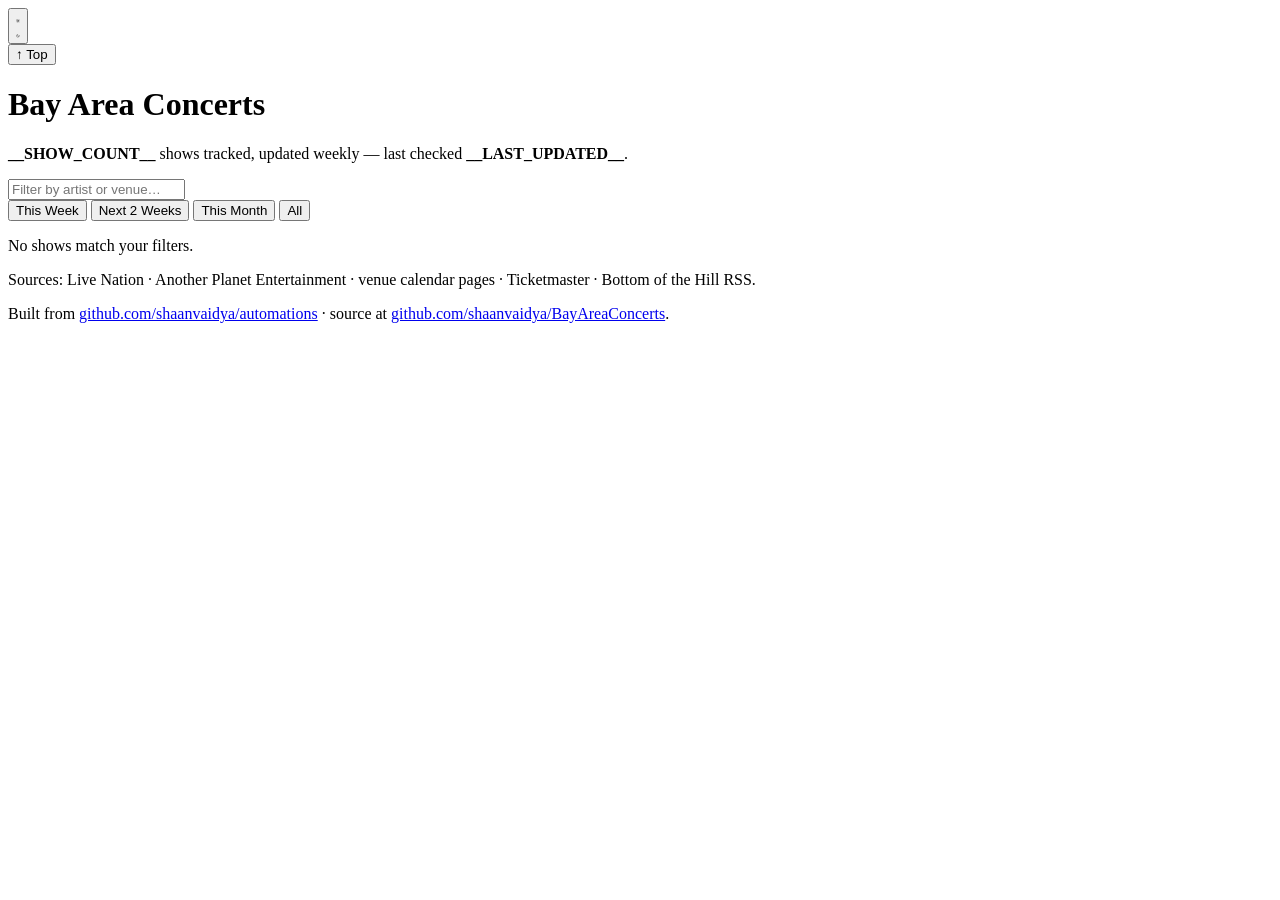
<file: templates/page.html>
<!doctype html>
<html lang="en">
<head>
<meta charset="utf-8">
<meta name="viewport" content="width=device-width, initial-scale=1.0">
<title>Bay Area Concerts</title>
<meta name="description" content="Weekly-refreshed concert listings across Bay Area venues — Fillmore, Warfield, Independent, Bottom of the Hill, and more.">
<link rel="icon" href="data:image/svg+xml,%3Csvg xmlns='http://www.w3.org/2000/svg' viewBox='0 0 100 100'%3E%3Crect width='100' height='100' fill='%2315130f'/%3E%3Ctext x='50' y='68' font-size='60' text-anchor='middle' fill='%23ff5433'%3E%E2%99%AB%3C/text%3E%3C/svg%3E">
<style>
__STYLE__
</style>
<script>
(function () {
  var saved = localStorage.getItem("theme");
  if (saved === "dark" || saved === "light") {
    document.documentElement.setAttribute("data-theme", saved);
  }
})();
</script>
</head>
<body>
  <button id="theme-toggle" class="theme-toggle" type="button" aria-label="Toggle dark and light theme">
    <svg class="icon-sun" viewBox="0 0 24 24" fill="none" stroke="currentColor" stroke-width="2" stroke-linecap="round"><circle cx="12" cy="12" r="4"></circle><path d="M12 2v2M12 20v2M4.93 4.93l1.41 1.41M17.66 17.66l1.41 1.41M2 12h2M20 12h2M4.93 19.07l1.41-1.41M17.66 6.34l1.41-1.41"></path></svg>
    <svg class="icon-moon" viewBox="0 0 24 24" fill="none" stroke="currentColor" stroke-width="2" stroke-linecap="round" stroke-linejoin="round"><path d="M21 12.79A9 9 0 1111.21 3 7 7 0 0021 12.79z"></path></svg>
  </button>

  <div class="scroll-buttons">
    <button id="scroll-top" class="scroll-button" type="button" aria-label="Scroll to top">&uarr; Top</button>
  </div>

  <div class="wrap">
    <header class="masthead">
      <h1>Bay Area Concerts</h1>
    </header>
    <p class="sub">
      <b id="stat-total">__SHOW_COUNT__</b> shows tracked, updated weekly &mdash; last checked <b id="stat-date">__LAST_UPDATED__</b>.
    </p>

    <div class="controls">
      <input class="search-input" id="search" type="text" placeholder="Filter by artist or venue&hellip;" autocomplete="off">
      <div class="quick-range" id="quick-range">
        <button type="button" data-range="week">This Week</button>
        <button type="button" data-range="2weeks">Next 2 Weeks</button>
        <button type="button" data-range="month">This Month</button>
        <button type="button" data-range="all" class="active">All</button>
      </div>
      <div class="venue-pills" id="venue-pills"></div>
    </div>

    <div id="list"></div>
    <p class="empty-state" id="empty-state">No shows match your filters.</p>

    <footer>
      <p>Sources: Live Nation &middot; Another Planet Entertainment &middot; venue calendar pages &middot; Ticketmaster &middot; Bottom of the Hill RSS.</p>
      <p>Built from <a href="https://github.com/shaanvaidya/automations" target="_blank" rel="noopener">github.com/shaanvaidya/automations</a> &middot; source at <a href="https://github.com/shaanvaidya/BayAreaConcerts" target="_blank" rel="noopener">github.com/shaanvaidya/BayAreaConcerts</a>.</p>
    </footer>
  </div>

  <script id="show-data" type="application/json">__SHOW_DATA_JSON__</script>
  <script>
__SCRIPT__
  </script>
</body>
</html>
</file>
